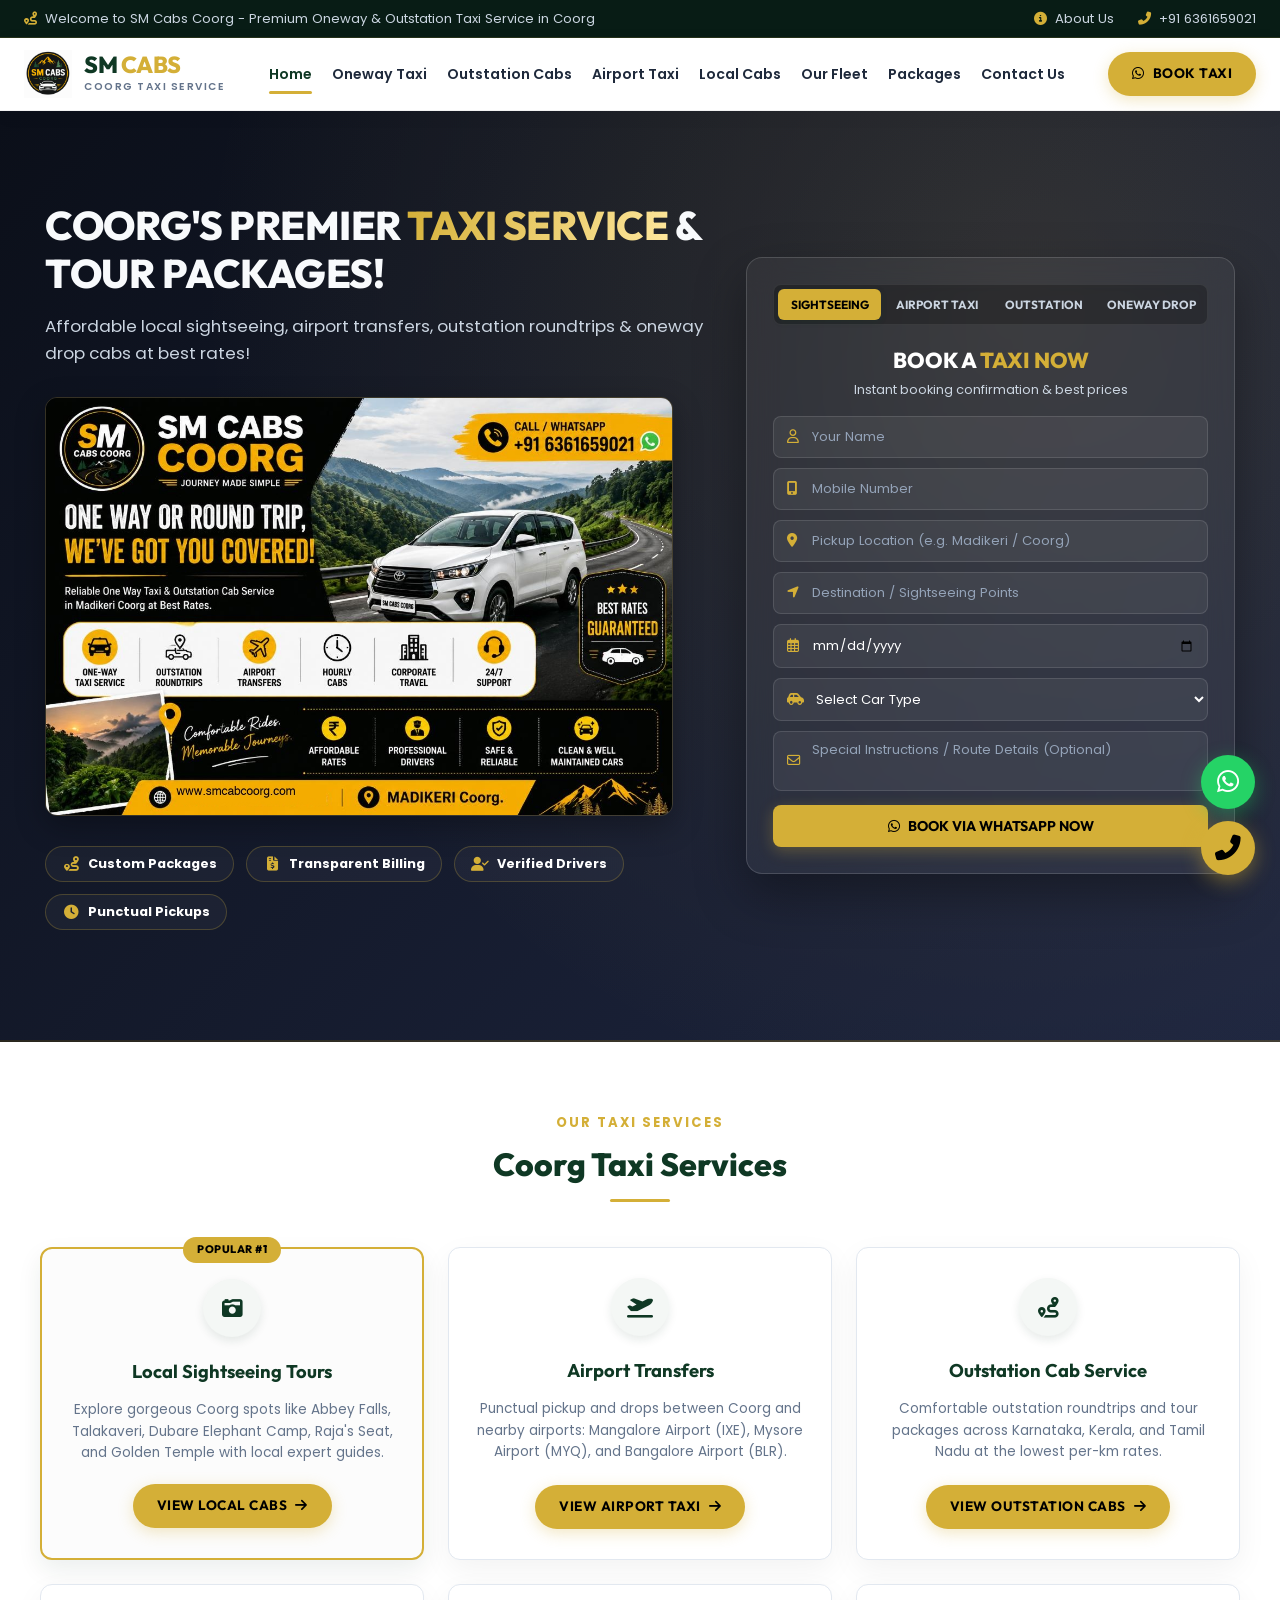
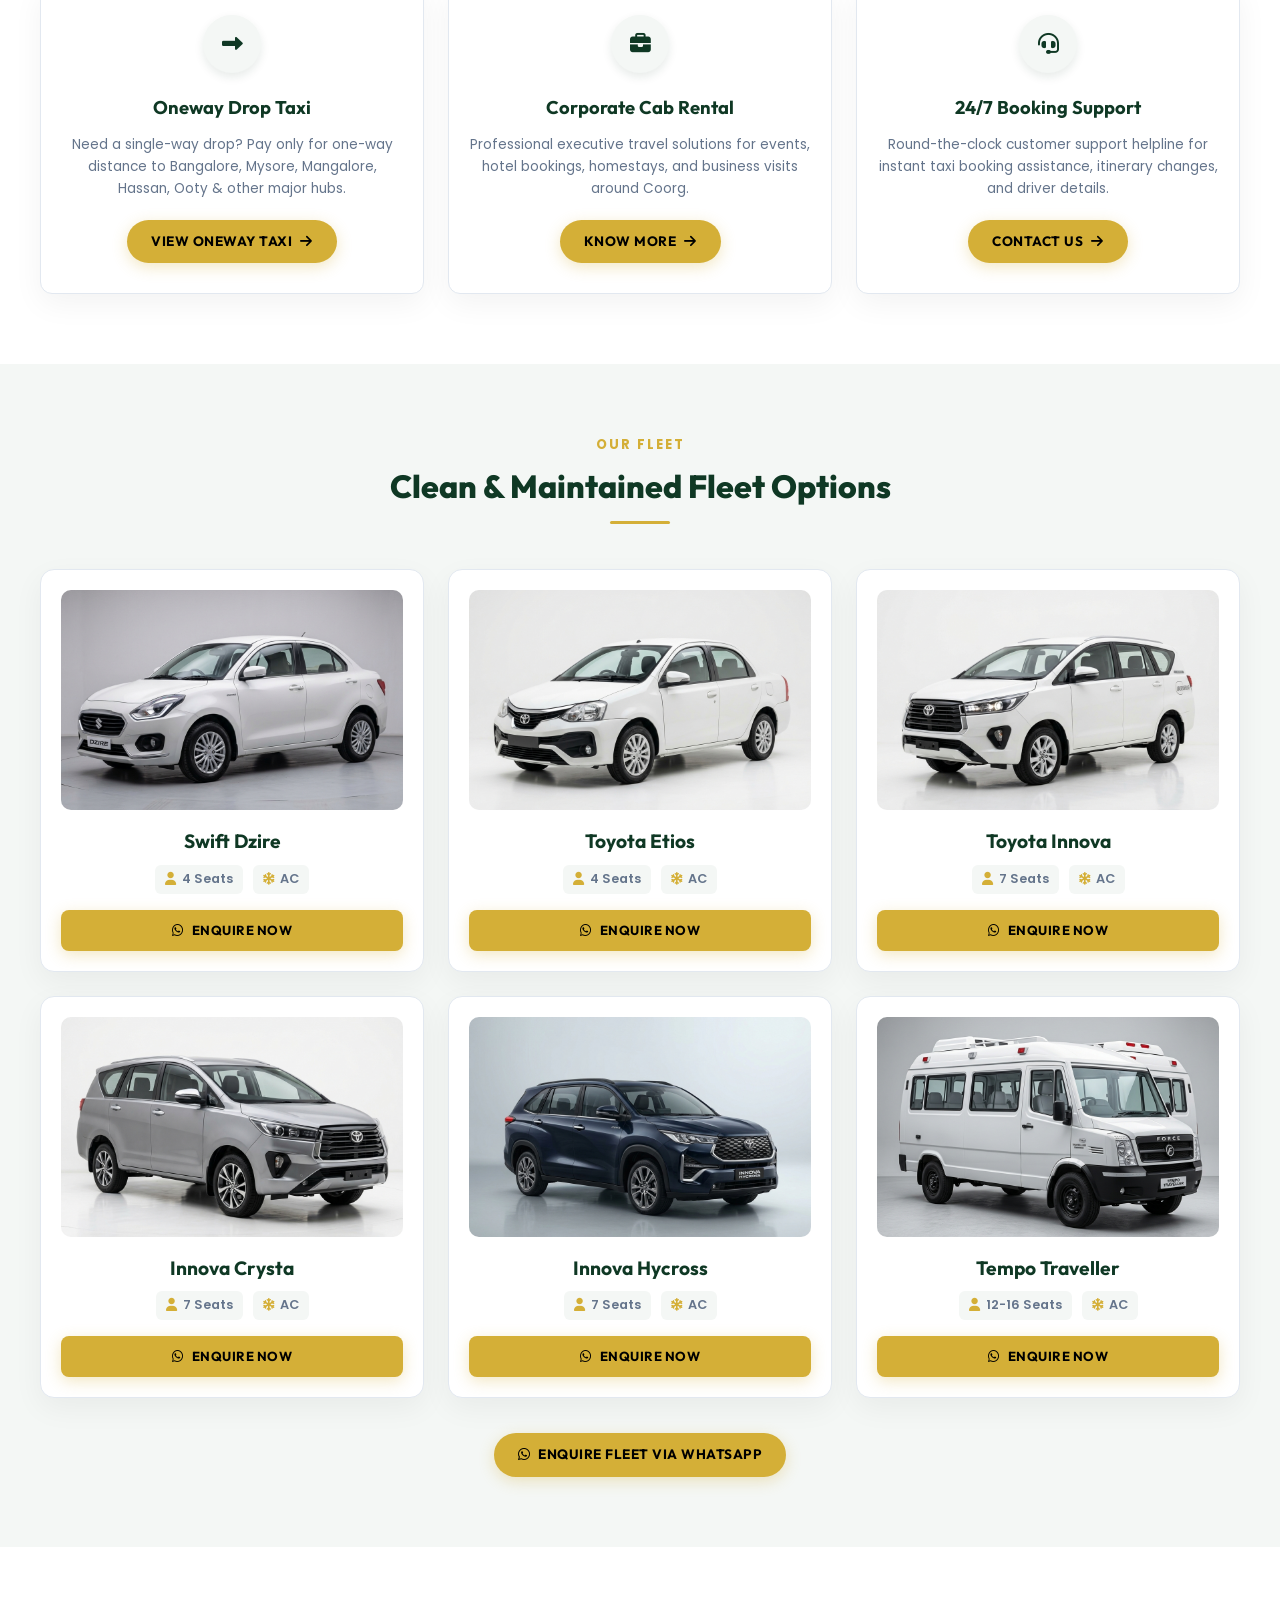
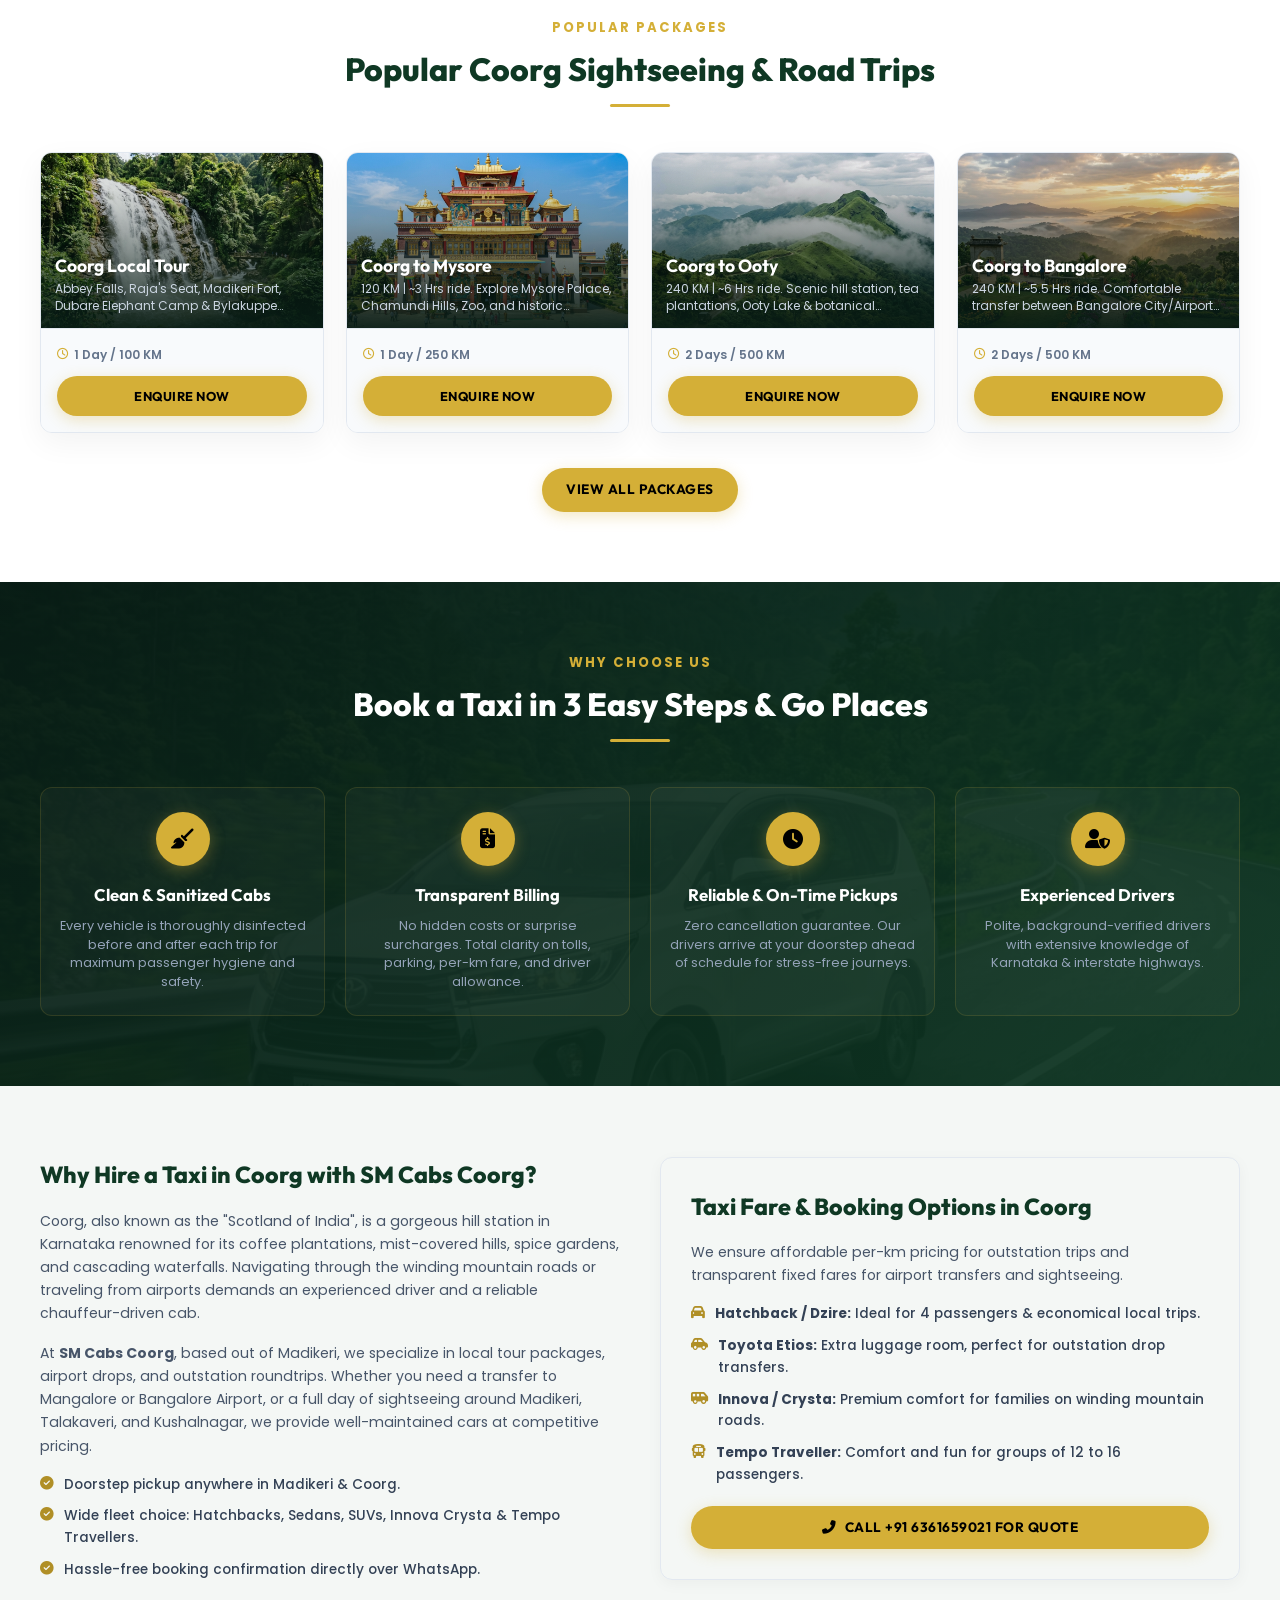
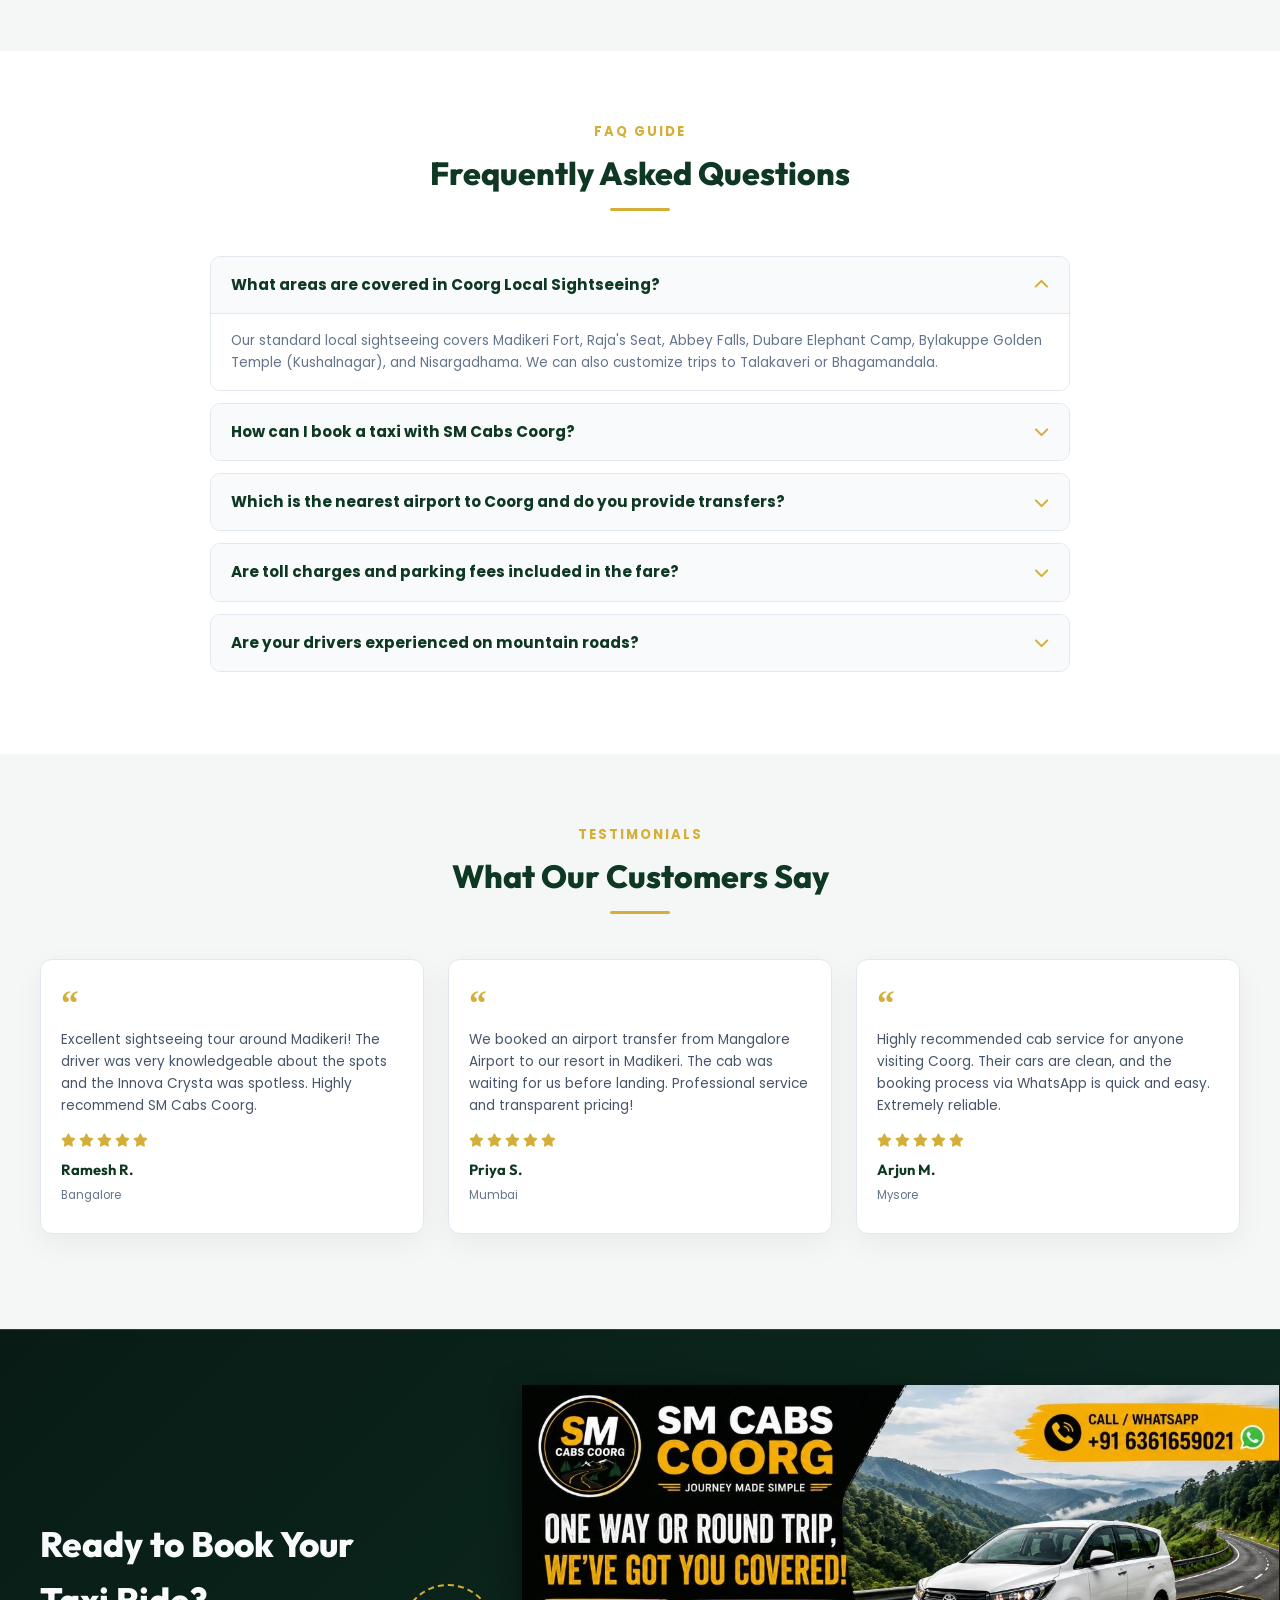
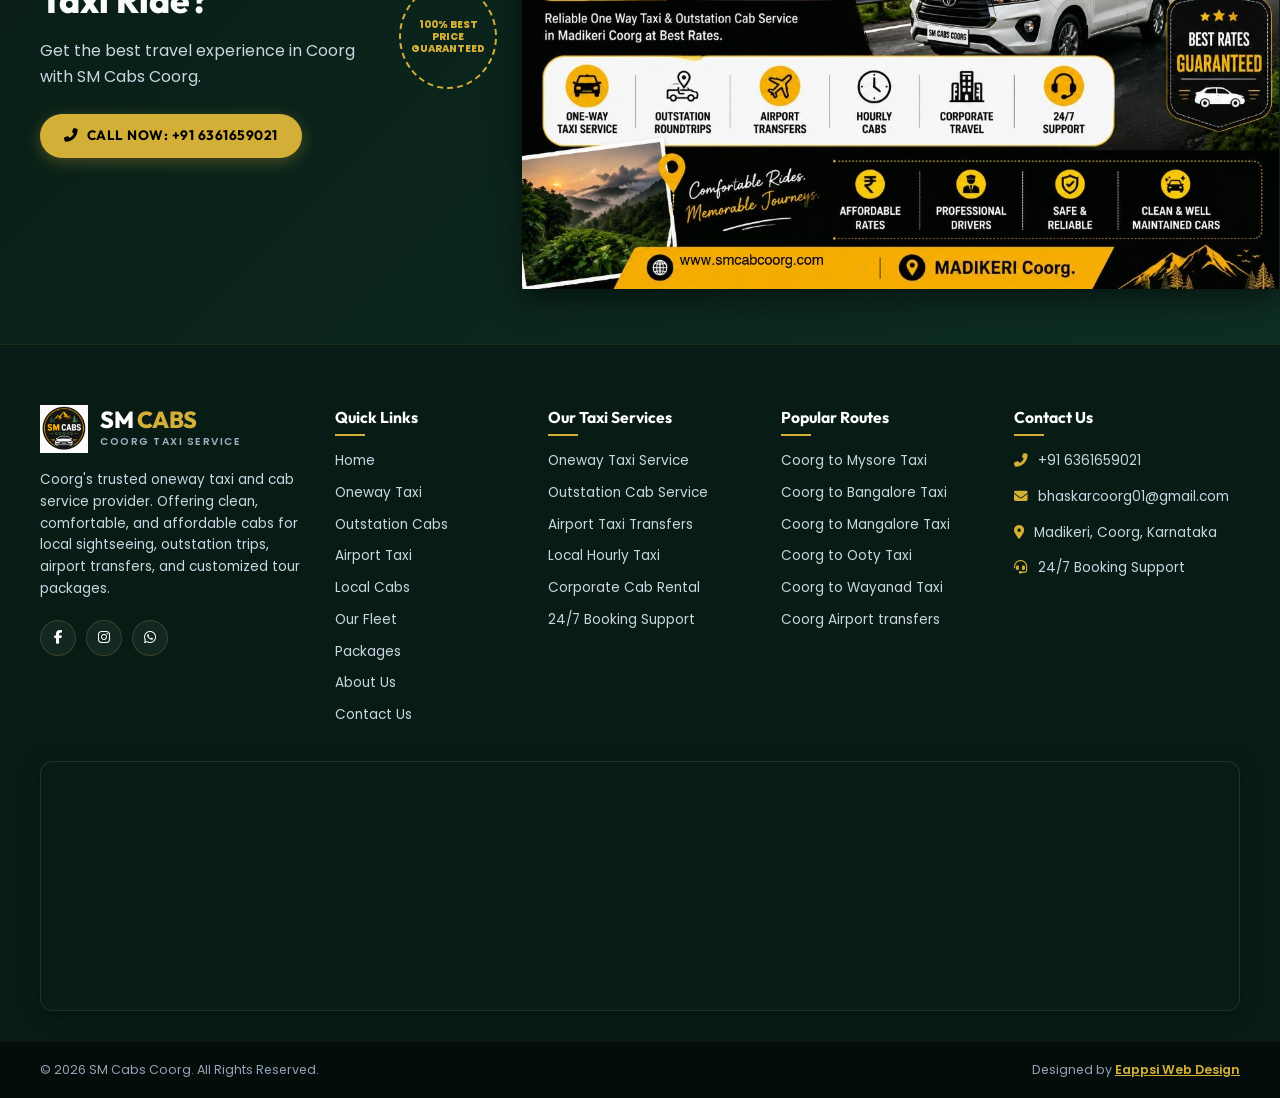
<file: index.html>
<!DOCTYPE html>
<html lang="en">

<head>
    <!-- Google tag (gtag.js) -->
    <script async src="https://www.googletagmanager.com/gtag/js?id=AW-18378410728"></script>
    <script>
        window.dataLayer = window.dataLayer || [];
        function gtag() { dataLayer.push(arguments); }
        gtag('js', new Date());

        gtag('config', 'AW-18378410728');
    </script>

    <!-- Event snippet for Contact conversion page -->
    <script>
        gtag('event', 'conversion', { 'send_to': 'AW-16810471261/KpF5CPW2-9ccEN3e7c8-' });
    </script>

    <meta charset="UTF-8">
    <meta name="viewport" content="width=device-width, initial-scale=1.0">
    <meta name="description"
        content="SM Cabs Coorg - Coorg's premier taxi service based in Madikeri. Book clean, reliable cabs for Coorg sightseeing, airport transfers, and outstation trips at best rates!">
    <meta name="keywords"
        content="SM Cabs Coorg, SM Cabs, Coorg Taxi Service, Madikeri Taxi, Coorg Sightseeing Cabs, Outstation Cab Coorg, Airport Taxi Coorg">
    <meta name="author" content="SM Cabs Coorg">
    <title>SM Cabs Coorg - Premium Taxi & Cab Service in Coorg</title>

    <!-- Font Awesome -->
    <link rel="stylesheet" href="https://cdnjs.cloudflare.com/ajax/libs/font-awesome/6.5.1/css/all.min.css">
    <!-- Main Premium Stylesheet -->
    <link rel="stylesheet" href="css/style.css">
</head>

<body>

    <!-- DYNAMIC HEADER PLACEHOLDER -->
    <div id="header-placeholder"></div>

    <!-- HERO SECTION -->
    <section class="hero" id="home">
        <div class="hero-container" style="padding:25px;">
            <div class="hero-content">
                <div class="hero-headline">
                    <h1>COORG'S PREMIER <span class="highlight">TAXI SERVICE</span> & TOUR PACKAGES!</h1>
                </div>
                <p class="hero-subtitle">Affordable local sightseeing, airport transfers, outstation roundtrips & oneway
                    drop cabs at best rates!</p>

                <div class="hero-car-preview">
                    <img src="images/smcabscoorgg.jpg" alt="SM Cabs Coorg Toyota Innova Taxi">
                </div>

                <div class="hero-features">
                    <div class="feature-badge">
                        <div class="feature-badge-icon">
                            <i class="fas fa-route"></i>
                        </div>
                        <span>Custom Packages</span>
                    </div>
                    <div class="feature-badge">
                        <div class="feature-badge-icon">
                            <i class="fas fa-file-invoice-dollar"></i>
                        </div>
                        <span>Transparent Billing</span>
                    </div>
                    <div class="feature-badge">
                        <div class="feature-badge-icon">
                            <i class="fas fa-user-check"></i>
                        </div>
                        <span>Verified Drivers</span>
                    </div>
                    <div class="feature-badge">
                        <div class="feature-badge-icon">
                            <i class="fas fa-clock"></i>
                        </div>
                        <span>Punctual Pickups</span>
                    </div>
                </div>
            </div>

            <!-- Hero Booking / Enquiry Form -->
            <div class="hero-form-card" id="book">
                <div class="form-tabs">
                    <button class="form-tab active" onclick="selectTab(this, 'sightseeing')">Sightseeing</button>
                    <button class="form-tab" onclick="selectTab(this, 'airport')">Airport Taxi</button>
                    <button class="form-tab" onclick="selectTab(this, 'outstation')">Outstation</button>
                    <button class="form-tab" onclick="selectTab(this, 'oneway')">Oneway Drop</button>
                </div>

                <div class="form-header">
                    <h2>BOOK A <span>TAXI NOW</span></h2>
                    <p>Instant booking confirmation & best prices</p>
                </div>

                <form class="enquiry-form" id="enquiryForm" onsubmit="handleFormSubmit(event)">
                    <div class="input-group">
                        <i class="far fa-user"></i>
                        <input type="text" id="userName" placeholder="Your Name" required>
                    </div>
                    <div class="input-group">
                        <i class="fas fa-mobile-alt"></i>
                        <input type="tel" id="userMobile" placeholder="Mobile Number" required>
                    </div>
                    <div class="input-group">
                        <i class="fas fa-map-marker-alt"></i>
                        <input type="text" id="pickupLocation" placeholder="Pickup Location (e.g. Madikeri / Coorg)"
                            required>
                    </div>
                    <div class="input-group">
                        <i class="fas fa-location-arrow"></i>
                        <input type="text" id="dropLocation" placeholder="Destination / Sightseeing Points" required>
                    </div>
                    <div class="input-group">
                        <i class="far fa-calendar-alt"></i>
                        <input type="date" id="travelDate" required>
                    </div>
                    <div class="input-group">
                        <i class="fas fa-car-side"></i>
                        <select id="carType" required>
                            <option value="" disabled selected>Select Car Type</option>
                            <option value="Swift Dzire">Swift Dzire (4 Seats AC)</option>
                            <option value="Toyota Etios">Toyota Etios (4 Seats AC)</option>
                            <option value="Toyota Innova">Toyota Innova (7 Seats AC)</option>
                            <option value="Innova Crysta">Innova Crysta (7 Seats AC)</option>
                            <option value="Innova Hycross">Innova Hycross (7 Seats AC)</option>
                            <option value="Tempo Traveller">Tempo Traveller (12-16 Seats AC)</option>
                        </select>
                    </div>
                    <div class="input-group">
                        <i class="far fa-envelope"></i>
                        <textarea id="userMessage"
                            placeholder="Special Instructions / Route Details (Optional)"></textarea>
                    </div>
                    <button type="submit" class="btn-quote">
                        <i class="fab fa-whatsapp"></i> BOOK VIA WHATSAPP NOW
                    </button>
                </form>
            </div>
        </div>
    </section>

    <!-- TAXI SERVICES IN COORG -->
    <section class="services-section section-padding" id="services">
        <div class="section-title-wrap">
            <span class="section-subtitle">OUR TAXI SERVICES</span>
            <h2 class="section-title">Coorg Taxi Services</h2>
        </div>

        <div class="services-grid">
            <!-- HIGHLIGHTED SIGHTSEEING SERVICE -->
            <div class="service-card highlighted">
                <span class="service-badge">POPULAR #1</span>
                <div class="service-icon-wrap">
                    <i class="fas fa-camera-retro"></i>
                </div>
                <h3>Local Sightseeing Tours</h3>
                <p>Explore gorgeous Coorg spots like Abbey Falls, Talakaveri, Dubare Elephant Camp, Raja's Seat, and
                    Golden Temple with local expert guides.</p>
                <a href="local-cabs.html" class="btn-yellow">VIEW LOCAL CABS <i class="fas fa-arrow-right"></i></a>
            </div>

            <div class="service-card">
                <div class="service-icon-wrap">
                    <i class="fas fa-plane-departure"></i>
                </div>
                <h3>Airport Transfers</h3>
                <p>Punctual pickup and drops between Coorg and nearby airports: Mangalore Airport (IXE), Mysore Airport
                    (MYQ), and Bangalore Airport (BLR).</p>
                <a href="airport-taxi.html" class="btn-yellow">VIEW AIRPORT TAXI <i class="fas fa-arrow-right"></i></a>
            </div>

            <div class="service-card">
                <div class="service-icon-wrap">
                    <i class="fas fa-route"></i>
                </div>
                <h3>Outstation Cab Service</h3>
                <p>Comfortable outstation roundtrips and tour packages across Karnataka, Kerala, and Tamil Nadu at the
                    lowest per-km rates.</p>
                <a href="outstation-cabs.html" class="btn-yellow">VIEW OUTSTATION CABS <i
                        class="fas fa-arrow-right"></i></a>
            </div>

            <div class="service-card">
                <div class="service-icon-wrap">
                    <i class="fas fa-long-arrow-alt-right"></i>
                </div>
                <h3>Oneway Drop Taxi</h3>
                <p>Need a single-way drop? Pay only for one-way distance to Bangalore, Mysore, Mangalore, Hassan, Ooty &
                    other major hubs.</p>
                <a href="oneway-taxi.html" class="btn-yellow">VIEW ONEWAY TAXI <i class="fas fa-arrow-right"></i></a>
            </div>

            <div class="service-card">
                <div class="service-icon-wrap">
                    <i class="fas fa-briefcase"></i>
                </div>
                <h3>Corporate Cab Rental</h3>
                <p>Professional executive travel solutions for events, hotel bookings, homestays, and business visits
                    around Coorg.</p>
                <a href="contact-us.html" class="btn-yellow">KNOW MORE <i class="fas fa-arrow-right"></i></a>
            </div>

            <div class="service-card">
                <div class="service-icon-wrap">
                    <i class="fas fa-headset"></i>
                </div>
                <h3>24/7 Booking Support</h3>
                <p>Round-the-clock customer support helpline for instant taxi booking assistance, itinerary changes, and
                    driver details.</p>
                <a href="contact-us.html" class="btn-yellow">CONTACT US <i class="fas fa-arrow-right"></i></a>
            </div>
        </div>
    </section>

    <!-- OUR FLEET & CAB OPTIONS -->
    <section class="fleet-section section-padding" id="fleet">
        <div class="section-title-wrap">
            <span class="section-subtitle">OUR FLEET</span>
            <h2 class="section-title">Clean & Maintained Fleet Options</h2>
        </div>

        <div class="fleet-grid">
            <div class="fleet-card">
                <div class="fleet-img-wrap">
                    <img src="images/swift_dzire.png" alt="Swift Dzire Taxi">
                </div>
                <h3>Swift Dzire</h3>
                <div class="fleet-specs">
                    <span><i class="fas fa-user"></i> 4 Seats</span>
                    <span><i class="fas fa-snowflake"></i> AC</span>
                </div>
                <a href="https://wa.me/916361659021?text=Hi%20SM%20Cabs%20Coorg,%20I%20would%20like%20to%20enquire%20about%20booking%20a%20Swift%20Dzire."
                    target="_blank" class="btn-yellow btn-fleet-enquire"><i class="fab fa-whatsapp"></i> ENQUIRE NOW</a>
            </div>

            <div class="fleet-card">
                <div class="fleet-img-wrap">
                    <img src="images/toyota_etios.png" alt="Toyota Etios Taxi">
                </div>
                <h3>Toyota Etios</h3>
                <div class="fleet-specs">
                    <span><i class="fas fa-user"></i> 4 Seats</span>
                    <span><i class="fas fa-snowflake"></i> AC</span>
                </div>
                <a href="https://wa.me/916361659021?text=Hi%20SM%20Cabs%20Coorg,%20I%20would%20like%20to%20enquire%20about%20booking%20a%20Toyota%20Etios."
                    target="_blank" class="btn-yellow btn-fleet-enquire"><i class="fab fa-whatsapp"></i> ENQUIRE NOW</a>
            </div>

            <div class="fleet-card">
                <div class="fleet-img-wrap">
                    <img src="images/toyota_innova.png" alt="Toyota Innova Cab">
                </div>
                <h3>Toyota Innova</h3>
                <div class="fleet-specs">
                    <span><i class="fas fa-user"></i> 7 Seats</span>
                    <span><i class="fas fa-snowflake"></i> AC</span>
                </div>
                <a href="https://wa.me/916361659021?text=Hi%20SM%20Cabs%20Coorg,%20I%20would%20like%20to%20enquire%20about%20booking%20a%20Toyota%20Innova."
                    target="_blank" class="btn-yellow btn-fleet-enquire"><i class="fab fa-whatsapp"></i> ENQUIRE NOW</a>
            </div>

            <div class="fleet-card">
                <div class="fleet-img-wrap">
                    <img src="images/innova_crysta.png" alt="Innova Crysta Cab">
                </div>
                <h3>Innova Crysta</h3>
                <div class="fleet-specs">
                    <span><i class="fas fa-user"></i> 7 Seats</span>
                    <span><i class="fas fa-snowflake"></i> AC</span>
                </div>
                <a href="https://wa.me/916361659021?text=Hi%20SM%20Cabs%20Coorg,%20I%20would%20like%20to%20enquire%20about%20booking%20an%20Innova%20Crysta."
                    target="_blank" class="btn-yellow btn-fleet-enquire"><i class="fab fa-whatsapp"></i> ENQUIRE NOW</a>
            </div>

            <div class="fleet-card">
                <div class="fleet-img-wrap">
                    <img src="images/innova_hycross.png" alt="Innova Hycross Cab">
                </div>
                <h3>Innova Hycross</h3>
                <div class="fleet-specs">
                    <span><i class="fas fa-user"></i> 7 Seats</span>
                    <span><i class="fas fa-snowflake"></i> AC</span>
                </div>
                <a href="https://wa.me/916361659021?text=Hi%20SM%20Cabs%20Coorg,%20I%20would%20like%20to%20enquire%20about%20booking%20an%20Innova%20Hycross."
                    target="_blank" class="btn-yellow btn-fleet-enquire"><i class="fab fa-whatsapp"></i> ENQUIRE NOW</a>
            </div>

            <div class="fleet-card">
                <div class="fleet-img-wrap">
                    <img src="images/tempo_traveller.png" alt="Tempo Traveller Minibus">
                </div>
                <h3>Tempo Traveller</h3>
                <div class="fleet-specs">
                    <span><i class="fas fa-user"></i> 12-16 Seats</span>
                    <span><i class="fas fa-snowflake"></i> AC</span>
                </div>
                <a href="https://wa.me/916361659021?text=Hi%20SM%20Cabs%20Coorg,%20I%20would%20like%20to%20enquire%20about%20booking%20a%20Tempo%20Traveller."
                    target="_blank" class="btn-yellow btn-fleet-enquire"><i class="fab fa-whatsapp"></i> ENQUIRE NOW</a>
            </div>
        </div>

        <div class="text-center">
            <a href="https://wa.me/916361659021?text=Hi%20SM%20Cabs%20Coorg,%20I%20would%20like%20to%20enquire%20about%20your%20taxi%20fleet."
                target="_blank" class="btn-yellow"><i class="fab fa-whatsapp"></i> ENQUIRE FLEET VIA WHATSAPP</a>
        </div>
    </section>

    <!-- POPULAR PACKAGES -->
    <section class="packages-section section-padding" id="packages">
        <div class="section-title-wrap">
            <span class="section-subtitle">POPULAR PACKAGES</span>
            <h2 class="section-title">Popular Coorg Sightseeing & Road Trips</h2>
        </div>

        <div class="packages-grid">
            <div class="package-card">
                <div class="package-img-wrap">
                    <img src="images/pkg_coorg_abbey_falls.png" alt="Coorg Local Sightseeing Taxi">
                    <div class="package-overlay">
                        <h3>Coorg Local Tour</h3>
                        <p>Abbey Falls, Raja's Seat, Madikeri Fort, Dubare Elephant Camp & Bylakuppe Golden Temple.</p>
                    </div>
                </div>
                <div class="package-footer has-btn">
                    <div class="package-meta">
                        <div class="package-duration"><i class="far fa-clock"></i> 1 Day / 100 KM</div>
                    </div>
                    <a href="contact-us.html" class="btn-yellow book-btn">ENQUIRE NOW</a>
                </div>
            </div>

            <div class="package-card">
                <div class="package-img-wrap">
                    <img src="images/pkg_coorg_golden_temple.png" alt="Coorg to Mysore Taxi">
                    <div class="package-overlay">
                        <h3>Coorg to Mysore</h3>
                        <p>120 KM | ~3 Hrs ride. Explore Mysore Palace, Chamundi Hills, Zoo, and historic landmarks.</p>
                    </div>
                </div>
                <div class="package-footer has-btn">
                    <div class="package-meta">
                        <div class="package-duration"><i class="far fa-clock"></i> 1 Day / 250 KM</div>
                    </div>
                    <a href="contact-us.html" class="btn-yellow book-btn">ENQUIRE NOW</a>
                </div>
            </div>

            <div class="package-card">
                <div class="package-img-wrap">
                    <img src="images/pkg_coorg_mandalpatti.png" alt="Coorg to Ooty Taxi">
                    <div class="package-overlay">
                        <h3>Coorg to Ooty</h3>
                        <p>240 KM | ~6 Hrs ride. Scenic hill station, tea plantations, Ooty Lake & botanical gardens.
                        </p>
                    </div>
                </div>
                <div class="package-footer has-btn">
                    <div class="package-meta">
                        <div class="package-duration"><i class="far fa-clock"></i> 2 Days / 500 KM</div>
                    </div>
                    <a href="contact-us.html" class="btn-yellow book-btn">ENQUIRE NOW</a>
                </div>
            </div>

            <div class="package-card">
                <div class="package-img-wrap">
                    <img src="images/pkg_coorg_rajas_seat.png" alt="Coorg to Bangalore Taxi">
                    <div class="package-overlay">
                        <h3>Coorg to Bangalore</h3>
                        <p>240 KM | ~5.5 Hrs ride. Comfortable transfer between Bangalore City/Airport and Coorg.</p>
                    </div>
                </div>
                <div class="package-footer has-btn">
                    <div class="package-meta">
                        <div class="package-duration"><i class="far fa-clock"></i> 2 Days / 500 KM</div>
                    </div>
                    <a href="contact-us.html" class="btn-yellow book-btn">ENQUIRE NOW</a>
                </div>
            </div>
        </div>

        <div class="text-center">
            <a href="packages.html" class="btn-yellow">VIEW ALL PACKAGES</a>
        </div>
    </section>

    <!-- WHY CHOOSE US -->
    <section class="why-us-section" id="why-us">
        <div class="section-title-wrap">
            <span class="section-subtitle">WHY CHOOSE US</span>
            <h2 class="section-title">Book a Taxi in 3 Easy Steps & Go Places</h2>
        </div>

        <div class="why-us-grid">
            <div class="why-us-card">
                <div class="why-us-icon-wrap">
                    <i class="fas fa-broom"></i>
                </div>
                <h3>Clean & Sanitized Cabs</h3>
                <p>Every vehicle is thoroughly disinfected before and after each trip for maximum passenger hygiene and
                    safety.</p>
            </div>

            <div class="why-us-card">
                <div class="why-us-icon-wrap">
                    <i class="fas fa-file-invoice-dollar"></i>
                </div>
                <h3>Transparent Billing</h3>
                <p>No hidden costs or surprise surcharges. Total clarity on tolls, parking, per-km fare, and driver
                    allowance.</p>
            </div>

            <div class="why-us-card">
                <div class="why-us-icon-wrap">
                    <i class="fas fa-clock"></i>
                </div>
                <h3>Reliable & On-Time Pickups</h3>
                <p>Zero cancellation guarantee. Our drivers arrive at your doorstep ahead of schedule for stress-free
                    journeys.</p>
            </div>

            <div class="why-us-card">
                <div class="why-us-icon-wrap">
                    <i class="fas fa-user-shield"></i>
                </div>
                <h3>Experienced Drivers</h3>
                <p>Polite, background-verified drivers with extensive knowledge of Karnataka & interstate highways.</p>
            </div>
        </div>
    </section>

    <!-- ABOUT SM CABS COORG & COORG TAXI GUIDE -->
    <section class="info-section section-padding">
        <div class="info-container">
            <div class="info-content">
                <h3>Why Hire a Taxi in Coorg with SM Cabs Coorg?</h3>
                <p>Coorg, also known as the "Scotland of India", is a gorgeous hill station in Karnataka renowned for
                    its coffee plantations, mist-covered hills, spice gardens, and cascading waterfalls. Navigating
                    through the winding mountain roads or traveling from airports demands an experienced driver and a
                    reliable chauffeur-driven cab.</p>
                <p>At <strong>SM Cabs Coorg</strong>, based out of Madikeri, we specialize in local tour packages,
                    airport drops, and outstation roundtrips. Whether you need a transfer to Mangalore or Bangalore
                    Airport, or a full day of sightseeing around Madikeri, Talakaveri, and Kushalnagar, we provide
                    well-maintained cars at competitive pricing.</p>

                <div class="info-list">
                    <div class="info-list-item">
                        <i class="fas fa-check-circle"></i>
                        <span>Doorstep pickup anywhere in Madikeri & Coorg.</span>
                    </div>
                    <div class="info-list-item">
                        <i class="fas fa-check-circle"></i>
                        <span>Wide fleet choice: Hatchbacks, Sedans, SUVs, Innova Crysta & Tempo Travellers.</span>
                    </div>
                    <div class="info-list-item">
                        <i class="fas fa-check-circle"></i>
                        <span>Hassle-free booking confirmation directly over WhatsApp.</span>
                    </div>
                </div>
            </div>

            <div class="info-content"
                style="background: #white; padding: 30px; border-radius: 12px; border: 1px solid var(--border-color); box-shadow: 0 4px 15px rgba(0,0,0,0.04);">
                <h3>Taxi Fare & Booking Options in Coorg</h3>
                <p>We ensure affordable per-km pricing for outstation trips and transparent fixed fares for airport
                    transfers and sightseeing.</p>
                <ul class="info-list" style="margin-bottom: 20px;">
                    <li class="info-list-item">
                        <i class="fas fa-car"></i>
                        <span><strong>Hatchback / Dzire:</strong> Ideal for 4 passengers & economical local
                            trips.</span>
                    </li>
                    <li class="info-list-item">
                        <i class="fas fa-car-side"></i>
                        <span><strong>Toyota Etios:</strong> Extra luggage room, perfect for outstation drop
                            transfers.</span>
                    </li>
                    <li class="info-list-item">
                        <i class="fas fa-shuttle-van"></i>
                        <span><strong>Innova / Crysta:</strong> Premium comfort for families on winding mountain
                            roads.</span>
                    </li>
                    <li class="info-list-item">
                        <i class="fas fa-bus"></i>
                        <span><strong>Tempo Traveller:</strong> Comfort and fun for groups of 12 to 16
                            passengers.</span>
                    </li>
                </ul>
                <a href="tel:+916361659021" class="btn-yellow" style="width: 100%;">
                    <i class="fas fa-phone-alt"></i> CALL +91 6361659021 FOR QUOTE
                </a>
            </div>
        </div>
    </section>

    <!-- FREQUENTLY ASKED QUESTIONS -->
    <section class="faq-section section-padding" id="faqs">
        <div class="section-title-wrap">
            <span class="section-subtitle">FAQ GUIDE</span>
            <h2 class="section-title">Frequently Asked Questions</h2>
        </div>

        <div class="faq-container">
            <div class="faq-item active">
                <div class="faq-question">
                    <span>What areas are covered in Coorg Local Sightseeing?</span>
                    <i class="fas fa-chevron-down"></i>
                </div>
                <div class="faq-answer">
                    <p>Our standard local sightseeing covers Madikeri Fort, Raja's Seat, Abbey Falls, Dubare Elephant
                        Camp, Bylakuppe Golden Temple (Kushalnagar), and Nisargadhama. We can also customize trips to
                        Talakaveri or Bhagamandala.</p>
                </div>
            </div>

            <div class="faq-item">
                <div class="faq-question">
                    <span>How can I book a taxi with SM Cabs Coorg?</span>
                    <i class="fas fa-chevron-down"></i>
                </div>
                <div class="faq-answer">
                    <p>Booking is extremely straightforward! Fill out our booking query form to submit details directly
                        over WhatsApp, call our helpline at <strong>+91 6361659021</strong>, or send us a text. We will
                        quickly align on pricing and driver allocation.</p>
                </div>
            </div>

            <div class="faq-item">
                <div class="faq-question">
                    <span>Which is the nearest airport to Coorg and do you provide transfers?</span>
                    <i class="fas fa-chevron-down"></i>
                </div>
                <div class="faq-answer">
                    <p>The nearest airports are Mysore Airport (MYQ - ~120 km), Mangalore Airport (IXE - ~140 km), and
                        Bangalore Airport (BLR - ~280 km). We provide dedicated transfers to and from all these airports
                        with advance booking.</p>
                </div>
            </div>

            <div class="faq-item">
                <div class="faq-question">
                    <span>Are toll charges and parking fees included in the fare?</span>
                    <i class="fas fa-chevron-down"></i>
                </div>
                <div class="faq-answer">
                    <p>We believe in transparent billing. Our quotes outline per-km charges and driver allowance. State
                        toll taxes, parking fees, and entry fees are paid as actuals during the journey, or can be
                        included upon request.</p>
                </div>
            </div>

            <div class="faq-item">
                <div class="faq-question">
                    <span>Are your drivers experienced on mountain roads?</span>
                    <i class="fas fa-chevron-down"></i>
                </div>
                <div class="faq-answer">
                    <p>Absolutely! All SM Cabs Coorg drivers are highly experienced in navigating ghat roads, hairpin
                        bends, and misty conditions typical of Coorg and neighboring regions like Ooty and Wayanad.</p>
                </div>
            </div>
        </div>
    </section>

    <!-- TESTIMONIALS -->
    <section class="testimonials-section section-padding">
        <div class="section-title-wrap">
            <span class="section-subtitle">TESTIMONIALS</span>
            <h2 class="section-title">What Our Customers Say</h2>
        </div>

        <div class="testimonials-grid">
            <div class="testimonial-card">
                <div class="quote-icon">“</div>
                <p class="testimonial-text">Excellent sightseeing tour around Madikeri! The driver was very
                    knowledgeable about the spots and the Innova Crysta was spotless. Highly recommend SM Cabs Coorg.
                </p>
                <div class="rating">
                    <i class="fas fa-star"></i>
                    <i class="fas fa-star"></i>
                    <i class="fas fa-star"></i>
                    <i class="fas fa-star"></i>
                    <i class="fas fa-star"></i>
                </div>
                <div class="client-info">
                    <h4>Ramesh R.</h4>
                    <span>Bangalore</span>
                </div>
            </div>

            <div class="testimonial-card">
                <div class="quote-icon">“</div>
                <p class="testimonial-text">We booked an airport transfer from Mangalore Airport to our resort in
                    Madikeri. The cab was waiting for us before landing. Professional service and transparent pricing!
                </p>
                <div class="rating">
                    <i class="fas fa-star"></i>
                    <i class="fas fa-star"></i>
                    <i class="fas fa-star"></i>
                    <i class="fas fa-star"></i>
                    <i class="fas fa-star"></i>
                </div>
                <div class="client-info">
                    <h4>Priya S.</h4>
                    <span>Mumbai</span>
                </div>
            </div>

            <div class="testimonial-card">
                <div class="quote-icon">“</div>
                <p class="testimonial-text">Highly recommended cab service for anyone visiting Coorg. Their cars are
                    clean, and the booking process via WhatsApp is quick and easy. Extremely reliable.</p>
                <div class="rating">
                    <i class="fas fa-star"></i>
                    <i class="fas fa-star"></i>
                    <i class="fas fa-star"></i>
                    <i class="fas fa-star"></i>
                    <i class="fas fa-star"></i>
                </div>
                <div class="client-info">
                    <h4>Arjun M.</h4>
                    <span>Mysore</span>
                </div>
            </div>
        </div>
    </section>

    <!-- READY TO BOOK YOUR TAXI CTA -->
    <section class="cta-banner">
        <div class="cta-container">
            <div class="cta-content">
                <h2>Ready to Book Your Taxi Ride?</h2>
                <p>Get the best travel experience in Coorg with SM Cabs Coorg.</p>
                <a href="tel:+916361659021" class="btn-yellow">
                    <i class="fas fa-phone-alt"></i> CALL NOW: +91 6361659021
                </a>
            </div>

            <div class="cta-image-wrap">
                <div class="badge-circle">
                    <span>100% BEST PRICE GUARANTEED</span>
                </div>
                <img src="images/smcabscoorgg.jpg" alt="Book Ride Car" class="cta-car-img">
            </div>
        </div>
    </section>

    <!-- DYNAMIC FOOTER PLACEHOLDER -->
    <div id="footer-placeholder"></div>

    <!-- Script References -->
    <script src="js/include.js"></script>

    <!-- JAVASCRIPT FOR INTERACTIVITY & FAQ ACCORDION -->
    <script>
        // Form Tabs Selection (Sightseeing / Airport / Outstation / Oneway)
        function selectTab(btn, type) {
            document.querySelectorAll('.form-tab').forEach(t => t.classList.remove('active'));
            btn.classList.add('active');

            const pickupInput = document.getElementById('pickupLocation');
            const dropInput = document.getElementById('dropLocation');

            if (type === 'sightseeing') {
                pickupInput.placeholder = "Pickup Location (e.g. Madikeri)";
                dropInput.placeholder = "Sightseeing Option (e.g. Local 1-Day)";
            } else if (type === 'airport') {
                pickupInput.placeholder = "Pickup (Airport / Coorg Hotel)";
                dropInput.placeholder = "Drop (Coorg Hotel / Airport)";
            } else if (type === 'oneway') {
                pickupInput.placeholder = "Pickup Location in Coorg";
                dropInput.placeholder = "Drop Destination (e.g. Mysore, Bangalore)";
            } else {
                pickupInput.placeholder = "Pickup Location in Coorg";
                dropInput.placeholder = "Drop Destination / Outstation Route";
            }
        }

        // FAQ Accordion Interactivity
        document.querySelectorAll('.faq-question').forEach(question => {
            question.addEventListener('click', () => {
                const item = question.parentElement;
                const isActive = item.classList.contains('active');

                document.querySelectorAll('.faq-item').forEach(i => i.classList.remove('active'));

                if (!isActive) {
                    item.classList.add('active');
                }
            });
        });

        // Form Submission Handler -> Submits directly via WhatsApp
        function handleFormSubmit(event) {
            event.preventDefault();

            const name = document.getElementById('userName').value.trim();
            const mobile = document.getElementById('userMobile').value.trim();
            const pickup = document.getElementById('pickupLocation').value.trim();
            const drop = document.getElementById('dropLocation').value.trim();
            const rawDate = document.getElementById('travelDate').value;
            const carSelect = document.getElementById('carType');
            const carText = carSelect.options[carSelect.selectedIndex].text;
            const message = document.getElementById('userMessage').value.trim();

            const activeTab = document.querySelector('.form-tab.active');
            const tripType = activeTab ? activeTab.innerText : 'Sightseeing';

            // Format date as dd-mm-YYYY
            let formattedDate = rawDate;
            if (rawDate) {
                const dateParts = rawDate.split('-');
                if (dateParts.length === 3) {
                    formattedDate = `${dateParts[2]}-${dateParts[1]}-${dateParts[0]}`;
                }
            }

            let text = `*New Taxi Booking Request - SM Cabs Coorg*%0A` +
                `----------------------------------------%0A` +
                `*Name:* ${encodeURIComponent(name)}%0A` +
                `*Mobile:* ${encodeURIComponent(mobile)}%0A` +
                `*Trip Type:* ${encodeURIComponent(tripType)}%0A` +
                `*Pickup Location:* ${encodeURIComponent(pickup)}%0A` +
                `*Destination:* ${encodeURIComponent(drop)}%0A` +
                `*Date:* ${encodeURIComponent(formattedDate)}%0A` +
                `*Car Selected:* ${encodeURIComponent(carText)}%0A`;

            if (message) {
                text += `*Special Instructions:* ${encodeURIComponent(message)}%0A`;
            }

            const whatsappUrl = `https://wa.me/916361659021?text=${text}`;
            window.open(whatsappUrl, '_blank');
        }
    </script>
</body>

</html>
</file>
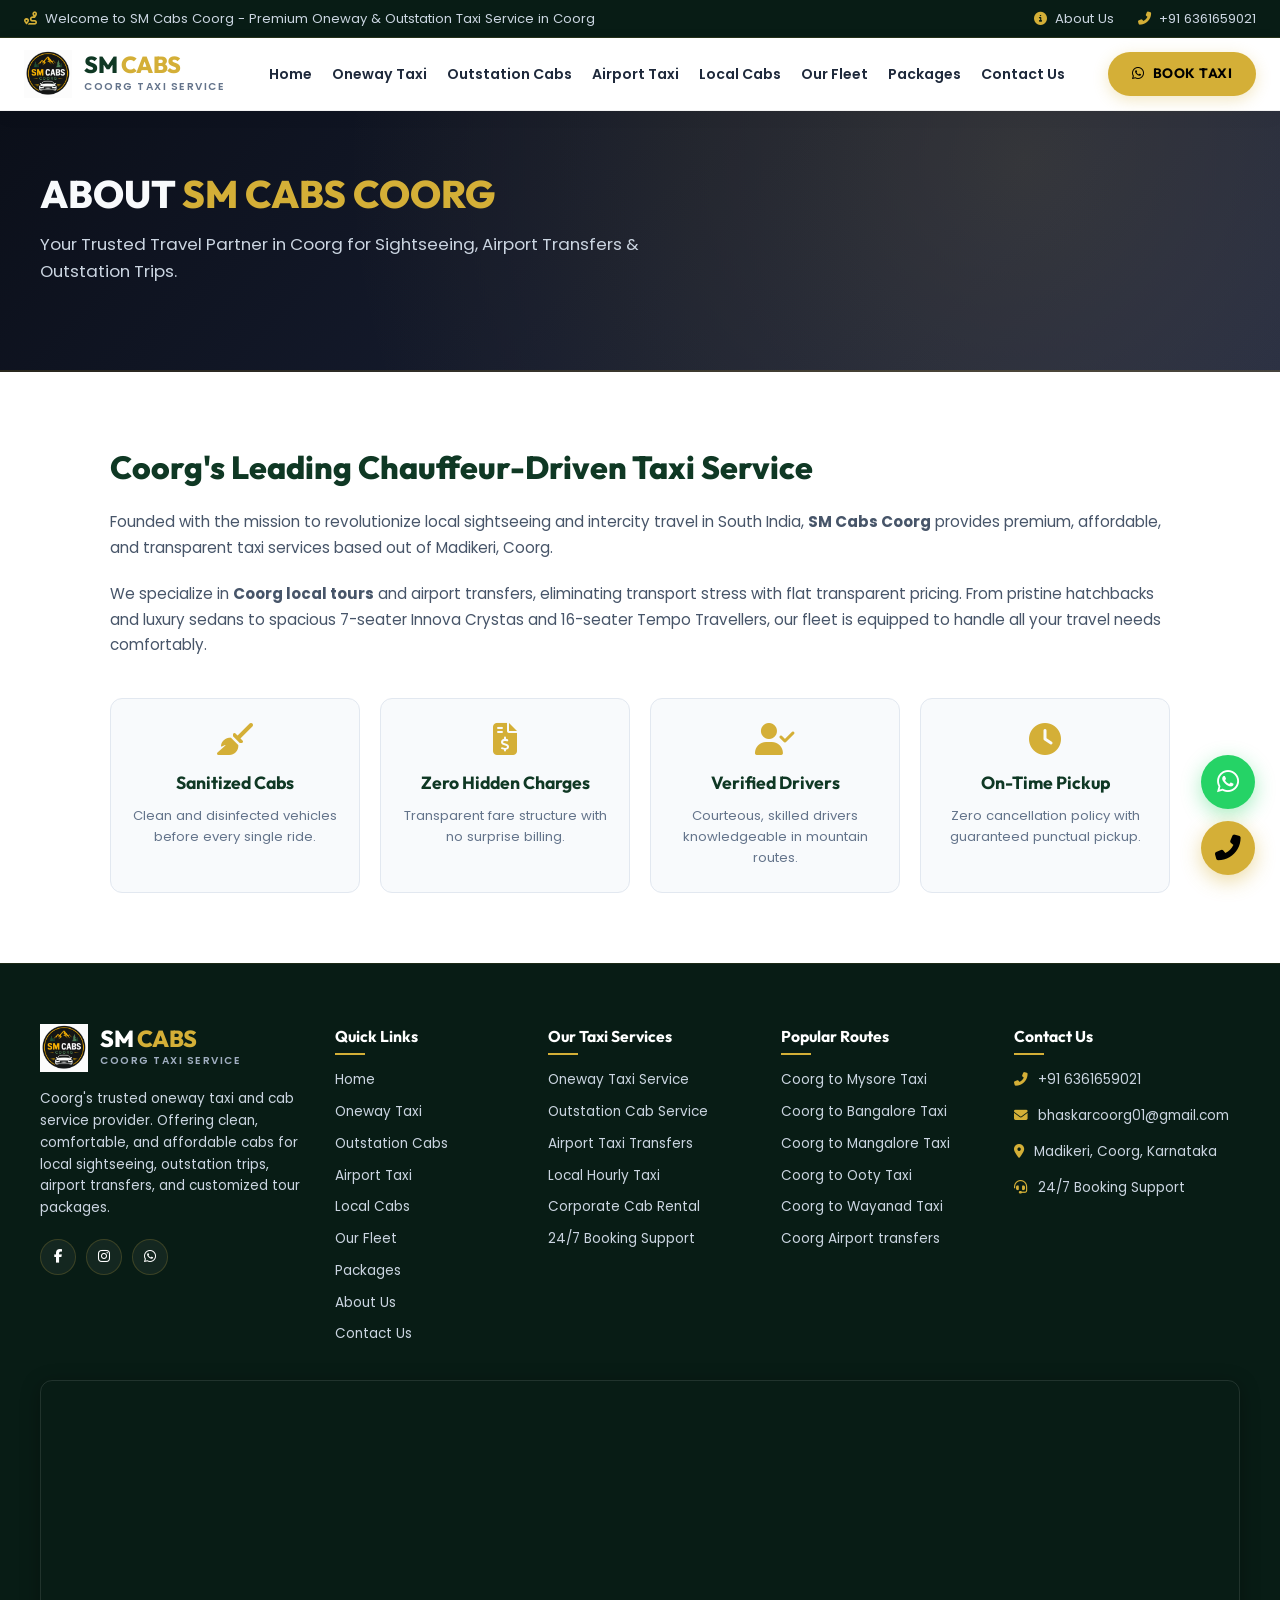
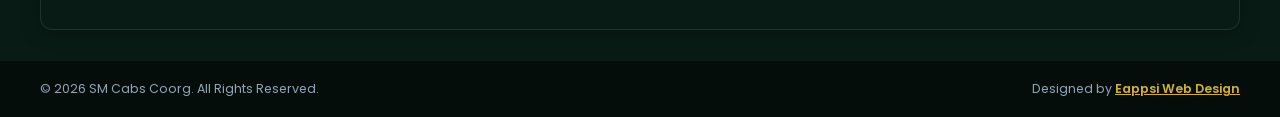
<file: about-us.html>
<!DOCTYPE html>
<html lang="en">
<head>
    <!-- Google tag (gtag.js) -->
    <script async src="https://www.googletagmanager.com/gtag/js?id=AW-18378410728"></script>
    <script>
      window.dataLayer = window.dataLayer || [];
      function gtag(){dataLayer.push(arguments);}
      gtag('js', new Date());

      gtag('config', 'AW-18378410728');
    </script>
    <meta charset="UTF-8">
    <meta name="viewport" content="width=device-width, initial-scale=1.0">
    <meta name="description" content="About SM Cabs Coorg - Coorg's most trusted taxi service provider in Madikeri. Committed to safe, clean, and reliable cab rentals.">
    <meta name="keywords" content="About SM Cabs Coorg, Coorg Taxi Company, SM Cabs Madikeri, Reliable Taxi Coorg">
    <meta name="author" content="SM Cabs Coorg">
    <title>About Us - SM Cabs Coorg Taxi Service</title>

    <!-- Font Awesome -->
    <link rel="stylesheet" href="https://cdnjs.cloudflare.com/ajax/libs/font-awesome/6.5.1/css/all.min.css">
    <!-- Main Premium Stylesheet -->
    <link rel="stylesheet" href="css/style.css">
</head>
<body>

    <!-- DYNAMIC HEADER PLACEHOLDER -->
    <div id="header-placeholder"></div>

    <!-- PAGE HERO -->
    <section class="page-hero">
        <div class="page-hero-container">
            <div>
                <h1>ABOUT <span>SM CABS COORG</span></h1>
                <p>Your Trusted Travel Partner in Coorg for Sightseeing, Airport Transfers & Outstation Trips.</p>
            </div>
        </div>
    </section>

    <!-- ABOUT CONTENT -->
    <section class="section-padding">
        <div class="about-container">
            <div class="about-text">
                <h2>Coorg's Leading Chauffeur-Driven Taxi Service</h2>
                <p>Founded with the mission to revolutionize local sightseeing and intercity travel in South India, <strong>SM Cabs Coorg</strong> provides premium, affordable, and transparent taxi services based out of Madikeri, Coorg.</p>
                <p>We specialize in <strong>Coorg local tours</strong> and airport transfers, eliminating transport stress with flat transparent pricing. From pristine hatchbacks and luxury sedans to spacious 7-seater Innova Crystas and 16-seater Tempo Travellers, our fleet is equipped to handle all your travel needs comfortably.</p>
            </div>

            <div class="grid-4">
                <div class="promise-card">
                    <i class="fas fa-broom"></i>
                    <h4>Sanitized Cabs</h4>
                    <p>Clean and disinfected vehicles before every single ride.</p>
                </div>
                <div class="promise-card">
                    <i class="fas fa-file-invoice-dollar"></i>
                    <h4>Zero Hidden Charges</h4>
                    <p>Transparent fare structure with no surprise billing.</p>
                </div>
                <div class="promise-card">
                    <i class="fas fa-user-check"></i>
                    <h4>Verified Drivers</h4>
                    <p>Courteous, skilled drivers knowledgeable in mountain routes.</p>
                </div>
                <div class="promise-card">
                    <i class="fas fa-clock"></i>
                    <h4>On-Time Pickup</h4>
                    <p>Zero cancellation policy with guaranteed punctual pickup.</p>
                </div>
            </div>
        </div>
    </section>

    <!-- DYNAMIC FOOTER PLACEHOLDER -->
    <div id="footer-placeholder"></div>

    <script src="js/include.js"></script>
</body>
</html>
</file>
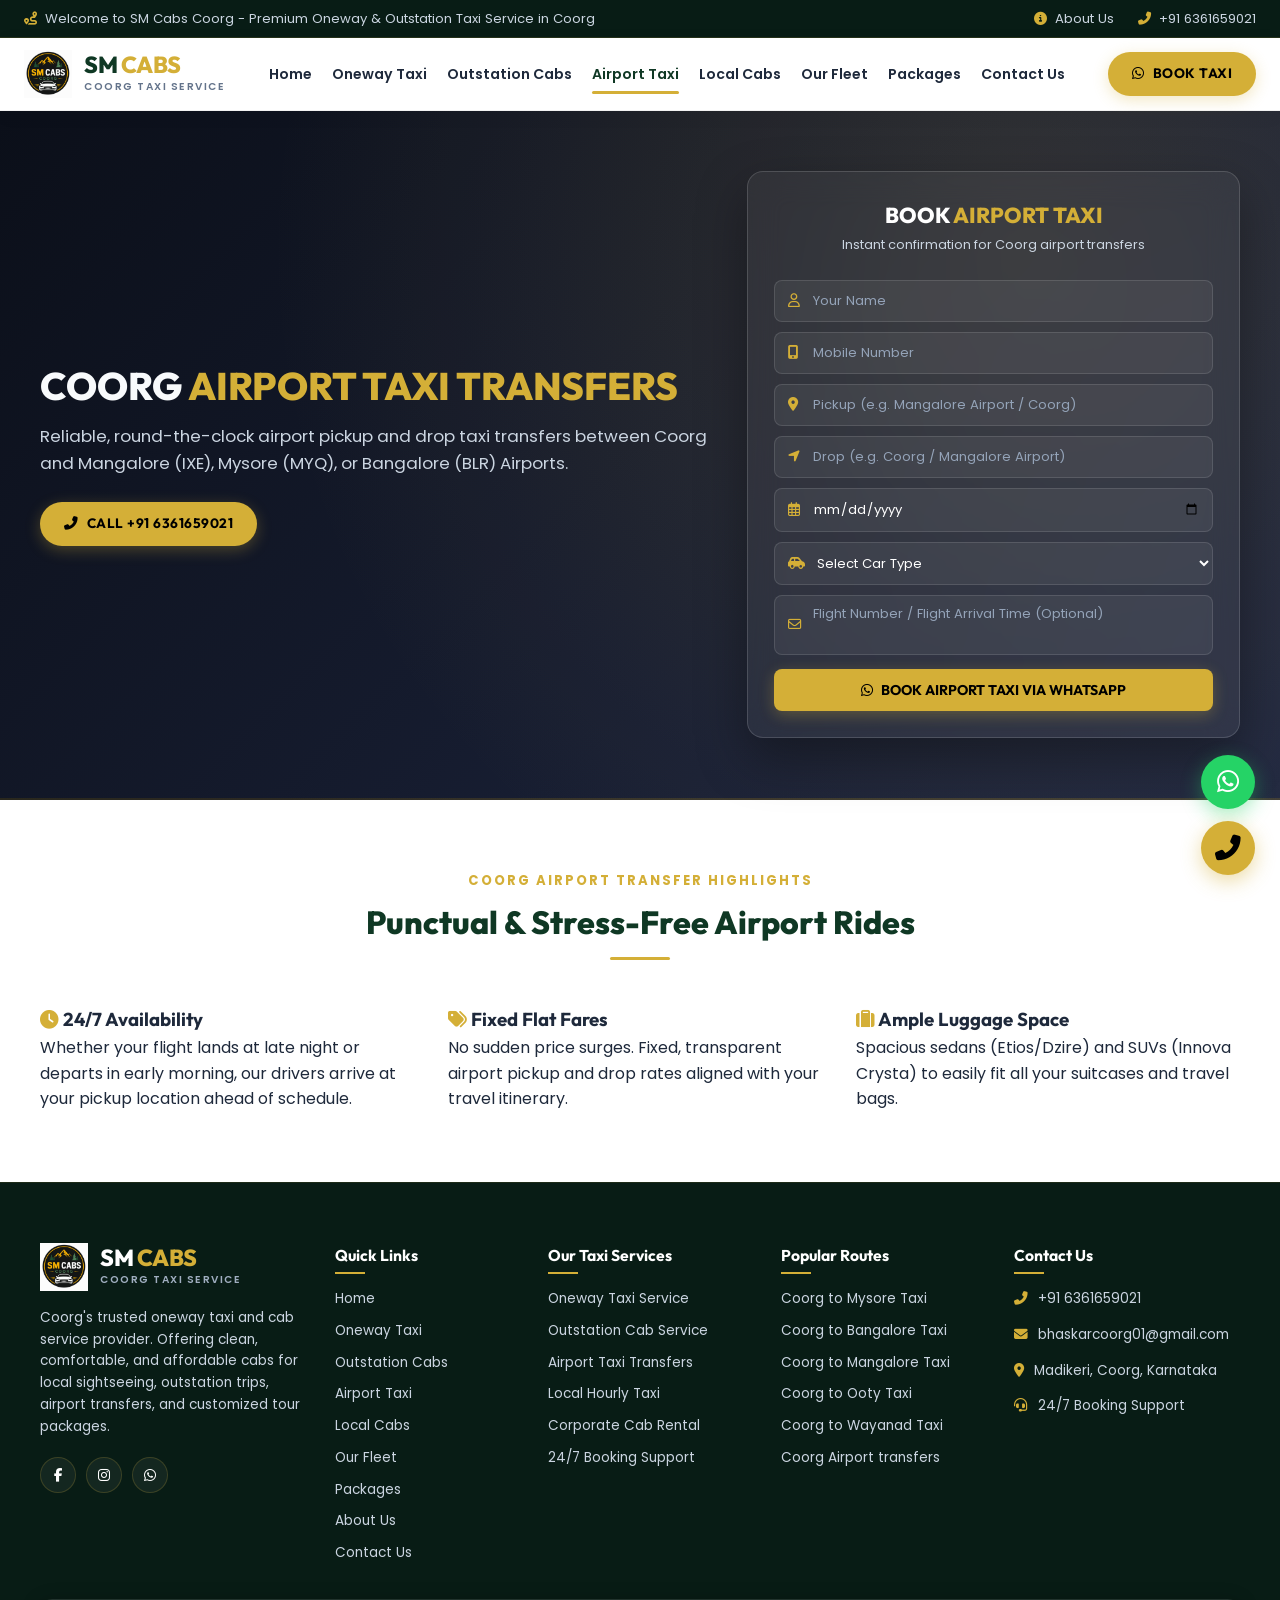
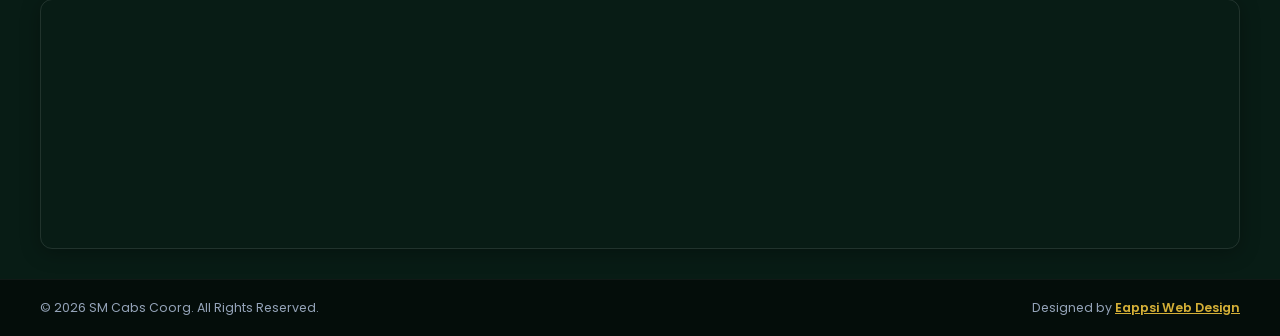
<file: airport-taxi.html>
<!DOCTYPE html>
<html lang="en">
<head>
    <!-- Google tag (gtag.js) -->
    <script async src="https://www.googletagmanager.com/gtag/js?id=AW-18378410728"></script>
    <script>
      window.dataLayer = window.dataLayer || [];
      function gtag(){dataLayer.push(arguments);}
      gtag('js', new Date());

      gtag('config', 'AW-18378410728');
    </script>
    <meta charset="UTF-8">
    <meta name="viewport" content="width=device-width, initial-scale=1.0">
    <meta name="description" content="SM Cabs Coorg - Reliable Airport Taxi Service. Punctual 24/7 transfers between Coorg and Mangalore (IXE), Mysore (MYQ), or Bangalore (BLR) airports at fixed rates.">
    <meta name="keywords" content="Coorg Airport Taxi, Madikeri Airport Cab, Mangalore to Coorg Taxi, Bangalore to Coorg Airport Cab, SM Cabs Airport Taxi">
    <meta name="author" content="SM Cabs Coorg">
    <title>Airport Taxi Transfers - SM Cabs Coorg | 24/7 Cabs to Mysore, Mangalore & Bangalore Airports</title>

    <!-- Font Awesome -->
    <link rel="stylesheet" href="https://cdnjs.cloudflare.com/ajax/libs/font-awesome/6.5.1/css/all.min.css">
    <!-- Main Premium Stylesheet -->
    <link rel="stylesheet" href="css/style.css">
</head>
<body>

    <!-- DYNAMIC HEADER PLACEHOLDER -->
    <div id="header-placeholder"></div>

    <!-- PAGE HERO & FORM -->
    <section class="page-hero">
        <div class="page-hero-container">
            <div>
                <h1>COORG <span>AIRPORT TAXI TRANSFERS</span></h1>
                <p>Reliable, round-the-clock airport pickup and drop taxi transfers between Coorg and Mangalore (IXE), Mysore (MYQ), or Bangalore (BLR) Airports.</p>
                <a href="tel:+916361659021" class="btn-yellow"><i class="fas fa-phone-alt"></i> CALL +91 6361659021</a>
            </div>

            <div class="hero-form-card" id="book">
                <div class="form-header">
                    <h2>BOOK <span>AIRPORT TAXI</span></h2>
                    <p>Instant confirmation for Coorg airport transfers</p>
                </div>
                <form class="enquiry-form" id="enquiryForm" onsubmit="handleFormSubmit(event)">
                    <div class="input-group">
                        <i class="far fa-user"></i>
                        <input type="text" id="userName" placeholder="Your Name" required>
                    </div>
                    <div class="input-group">
                        <i class="fas fa-mobile-alt"></i>
                        <input type="tel" id="userMobile" placeholder="Mobile Number" required>
                    </div>
                    <div class="input-group">
                        <i class="fas fa-map-marker-alt"></i>
                        <input type="text" id="pickupLocation" placeholder="Pickup (e.g. Mangalore Airport / Coorg)" required>
                    </div>
                    <div class="input-group">
                        <i class="fas fa-location-arrow"></i>
                        <input type="text" id="dropLocation" placeholder="Drop (e.g. Coorg / Mangalore Airport)" required>
                    </div>
                    <div class="input-group">
                        <i class="far fa-calendar-alt"></i>
                        <input type="date" id="travelDate" required>
                    </div>
                    <div class="input-group">
                        <i class="fas fa-car-side"></i>
                        <select id="carType" required>
                            <option value="" disabled selected>Select Car Type</option>
                            <option value="Swift Dzire">Swift Dzire (4 Seats AC)</option>
                            <option value="Toyota Etios">Toyota Etios (4 Seats AC)</option>
                            <option value="Toyota Innova">Toyota Innova (7 Seats AC)</option>
                            <option value="Innova Crysta">Innova Crysta (7 Seats AC)</option>
                            <option value="Innova Hycross">Innova Hycross (7 Seats AC)</option>
                            <option value="Tempo Traveller">Tempo Traveller (12-16 Seats AC)</option>
                        </select>
                    </div>
                    <div class="input-group">
                        <i class="far fa-envelope"></i>
                        <textarea id="userMessage" placeholder="Flight Number / Flight Arrival Time (Optional)"></textarea>
                    </div>
                    <button type="submit" class="btn-quote"><i class="fab fa-whatsapp"></i> BOOK AIRPORT TAXI VIA WHATSAPP</button>
                </form>
            </div>
        </div>
    </section>

    <!-- AIRPORT TAXI FEATURES -->
    <section class="section-padding">
        <div class="section-title-wrap">
            <span class="section-subtitle">COORG AIRPORT TRANSFER HIGHLIGHTS</span>
            <h2 class="section-title">Punctual & Stress-Free Airport Rides</h2>
        </div>

        <div class="grid-3">
            <div class="info-card">
                <h3><i class="fas fa-clock" style="color:var(--accent);"></i> 24/7 Availability</h3>
                <p>Whether your flight lands at late night or departs in early morning, our drivers arrive at your pickup location ahead of schedule.</p>
            </div>
            <div class="info-card">
                <h3><i class="fas fa-tags" style="color:var(--accent);"></i> Fixed Flat Fares</h3>
                <p>No sudden price surges. Fixed, transparent airport pickup and drop rates aligned with your travel itinerary.</p>
            </div>
            <div class="info-card">
                <h3><i class="fas fa-suitcase" style="color:var(--accent);"></i> Ample Luggage Space</h3>
                <p>Spacious sedans (Etios/Dzire) and SUVs (Innova Crysta) to easily fit all your suitcases and travel bags.</p>
            </div>
        </div>
    </section>

    <!-- DYNAMIC FOOTER PLACEHOLDER -->
    <div id="footer-placeholder"></div>

    <script src="js/include.js"></script>

    <script>
        function handleFormSubmit(event) {
            event.preventDefault();
            const name = document.getElementById('userName').value.trim();
            const mobile = document.getElementById('userMobile').value.trim();
            const pickup = document.getElementById('pickupLocation').value.trim();
            const drop = document.getElementById('dropLocation').value.trim();
            const rawDate = document.getElementById('travelDate').value;
            const carSelect = document.getElementById('carType');
            const carText = carSelect.options[carSelect.selectedIndex].text;
            const message = document.getElementById('userMessage').value.trim();

            let formattedDate = rawDate;
            if (rawDate) {
                const p = rawDate.split('-');
                if (p.length === 3) formattedDate = `${p[2]}-${p[1]}-${p[0]}`;
            }

            let text = `*New Airport Taxi Booking - SM Cabs Coorg*%0A` +
                `*Name:* ${encodeURIComponent(name)}%0A` +
                `*Mobile:* ${encodeURIComponent(mobile)}%0A` +
                `*Service:* Airport Taxi Transfer%0A` +
                `*Pickup:* ${encodeURIComponent(pickup)}%0A` +
                `*Drop:* ${encodeURIComponent(drop)}%0A` +
                `*Date:* ${encodeURIComponent(formattedDate)}%0A` +
                `*Car Selected:* ${encodeURIComponent(carText)}%0A`;
            if (message) text += `*Flight Details:* ${encodeURIComponent(message)}%0A`;

            window.open(`https://wa.me/916361659021?text=${text}`, '_blank');
        }
    </script>
</body>
</html>
</file>
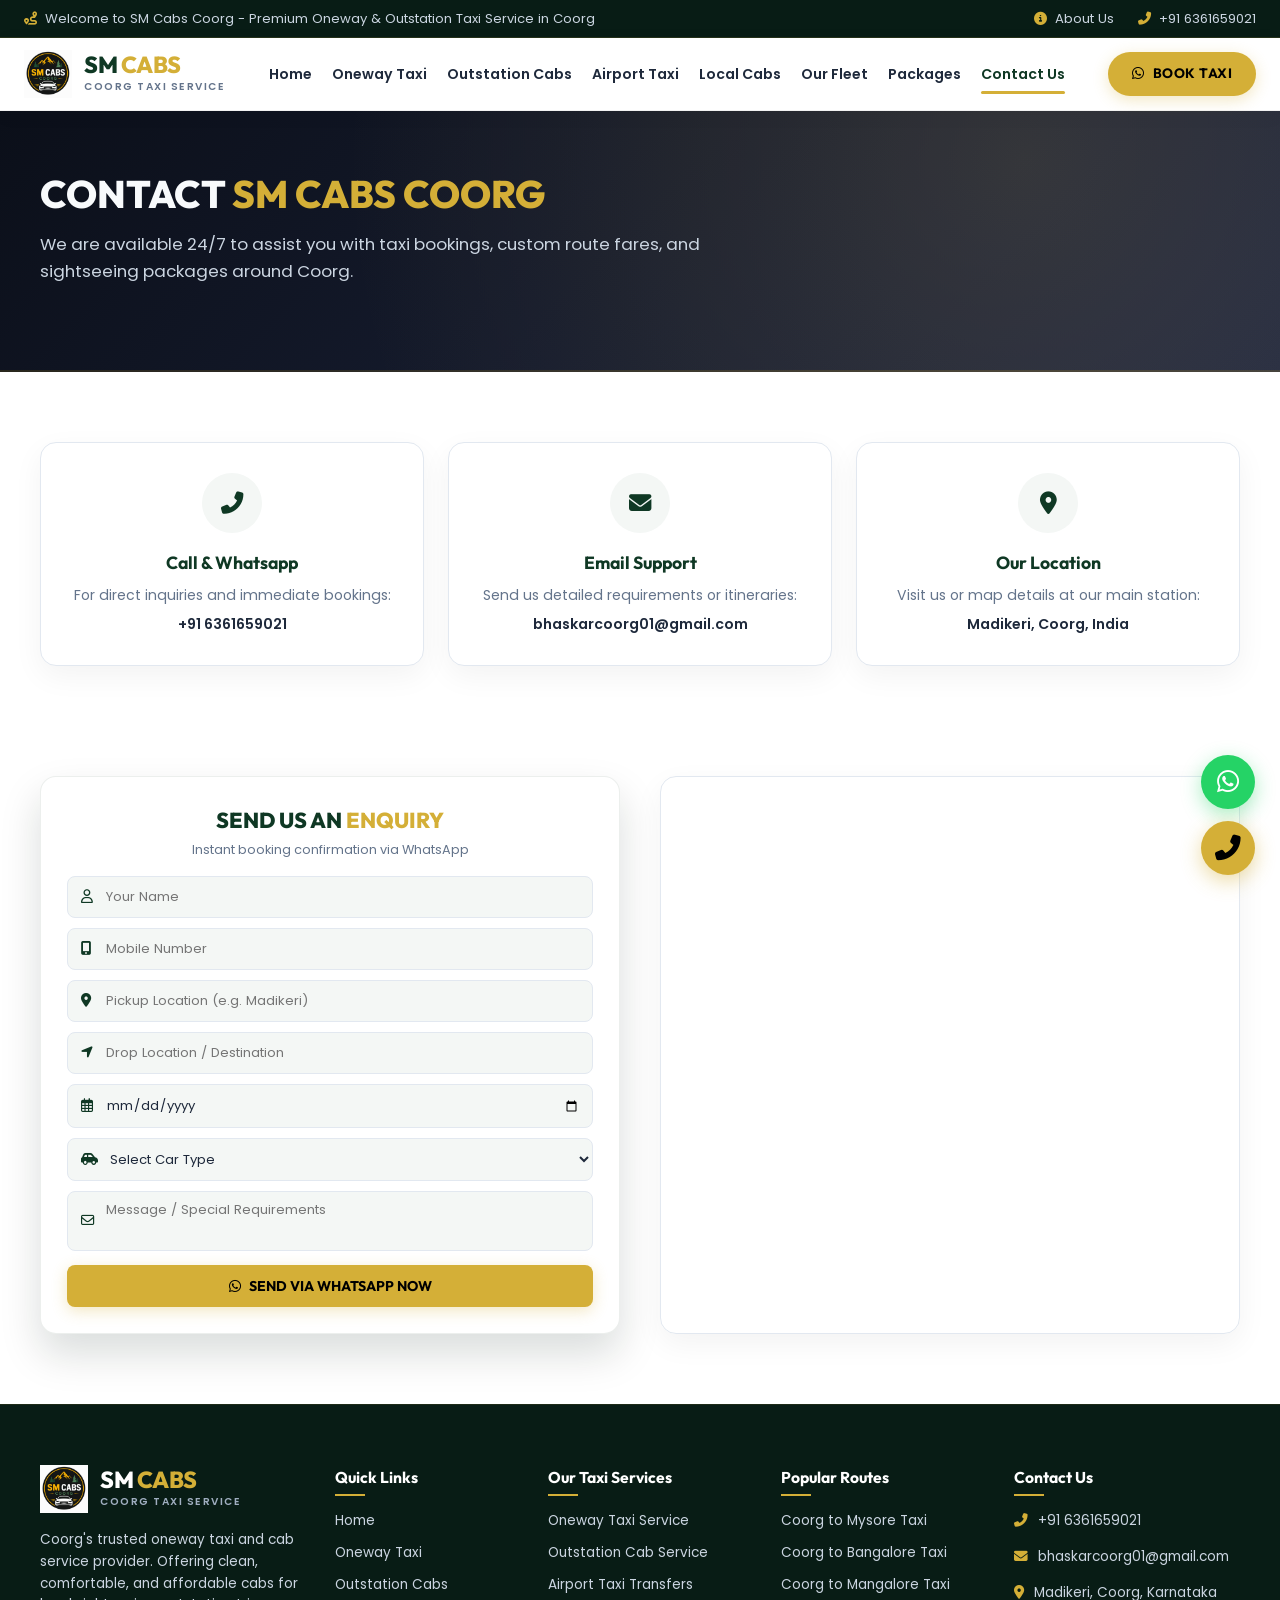
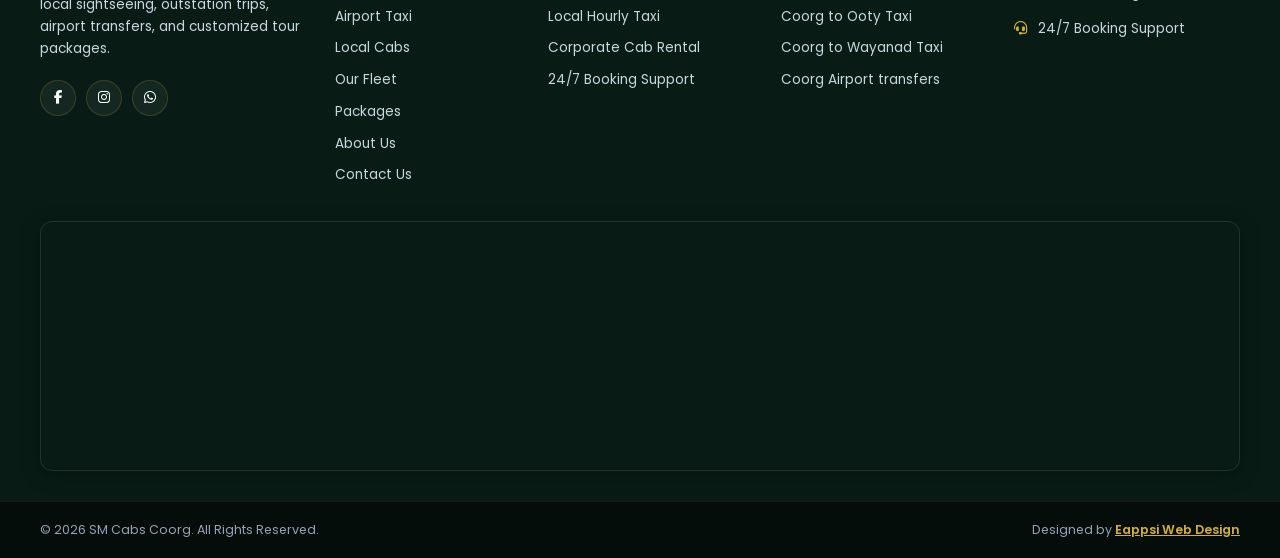
<file: contact-us.html>
<!DOCTYPE html>
<html lang="en">
<head>
    <!-- Google tag (gtag.js) -->
    <script async src="https://www.googletagmanager.com/gtag/js?id=AW-18378410728"></script>
    <script>
      window.dataLayer = window.dataLayer || [];
      function gtag(){dataLayer.push(arguments);}
      gtag('js', new Date());

      gtag('config', 'AW-18378410728');
    </script>
    <meta charset="UTF-8">
    <meta name="viewport" content="width=device-width, initial-scale=1.0">
    <meta name="description" content="Contact SM Cabs Coorg - Coorg's top sightseeing and outstation taxi service. Call +91 6361659021 or book online via WhatsApp.">
    <meta name="keywords" content="Contact SM Cabs Coorg, SM Cabs Phone Number, Coorg Taxi Contact, Book Taxi Madikeri">
    <meta name="author" content="SM Cabs Coorg">
    <title>Contact Us - SM Cabs Coorg Taxi Booking</title>

    <!-- Font Awesome -->
    <link rel="stylesheet" href="https://cdnjs.cloudflare.com/ajax/libs/font-awesome/6.5.1/css/all.min.css">
    <!-- Main Premium Stylesheet -->
    <link rel="stylesheet" href="css/style.css">
</head>
<body>

    <!-- DYNAMIC HEADER PLACEHOLDER -->
    <div id="header-placeholder"></div>

    <!-- PAGE HERO -->
    <section class="page-hero">
        <div class="page-hero-container">
            <div>
                <h1>CONTACT <span>SM CABS COORG</span></h1>
                <p>We are available 24/7 to assist you with taxi bookings, custom route fares, and sightseeing packages around Coorg.</p>
            </div>
        </div>
    </section>

    <!-- QUICK CONTACT CARDS -->
    <section class="section-padding" style="padding-bottom: 0;">
        <div class="contact-cards-row">
            <div class="contact-quick-card">
                <div class="icon-wrap">
                    <i class="fas fa-phone-alt"></i>
                </div>
                <h4>Call & Whatsapp</h4>
                <p style="margin-bottom: 8px;">For direct inquiries and immediate bookings:</p>
                <p><a href="tel:+916361659021">+91 6361659021</a></p>
            </div>

            <div class="contact-quick-card">
                <div class="icon-wrap">
                    <i class="fas fa-envelope"></i>
                </div>
                <h4>Email Support</h4>
                <p style="margin-bottom: 8px;">Send us detailed requirements or itineraries:</p>
                <p><a href="mailto:bhaskarcoorg01@gmail.com">bhaskarcoorg01@gmail.com</a></p>
            </div>

            <div class="contact-quick-card">
                <div class="icon-wrap">
                    <i class="fas fa-map-marker-alt"></i>
                </div>
                <h4>Our Location</h4>
                <p style="margin-bottom: 8px;">Visit us or map details at our main station:</p>
                <p><a href="https://maps.app.goo.gl/yJ6WdGBfQh1hTq3K9" target="_blank">Madikeri, Coorg, India</a></p>
            </div>
        </div>
    </section>

    <!-- MAIN CONTACT FORM & MAP -->
    <section class="section-padding">
        <div class="contact-grid">
            <!-- ENQUIRY FORM -->
            <div class="hero-form-card" id="book">
                <div class="form-header">
                    <h2>SEND US AN <span>ENQUIRY</span></h2>
                    <p>Instant booking confirmation via WhatsApp</p>
                </div>
                <form class="enquiry-form" id="enquiryForm" onsubmit="handleFormSubmit(event)">
                    <div class="input-group">
                        <i class="far fa-user"></i>
                        <input type="text" id="userName" placeholder="Your Name" required>
                    </div>
                    <div class="input-group">
                        <i class="fas fa-mobile-alt"></i>
                        <input type="tel" id="userMobile" placeholder="Mobile Number" required>
                    </div>
                    <div class="input-group">
                        <i class="fas fa-map-marker-alt"></i>
                        <input type="text" id="pickupLocation" placeholder="Pickup Location (e.g. Madikeri)" required>
                    </div>
                    <div class="input-group">
                        <i class="fas fa-location-arrow"></i>
                        <input type="text" id="dropLocation" placeholder="Drop Location / Destination" required>
                    </div>
                    <div class="input-group">
                        <i class="far fa-calendar-alt"></i>
                        <input type="date" id="travelDate" required>
                    </div>
                    <div class="input-group">
                        <i class="fas fa-car-side"></i>
                        <select id="carType" required>
                            <option value="" disabled selected>Select Car Type</option>
                            <option value="Swift Dzire">Swift Dzire (4 Seats AC)</option>
                            <option value="Toyota Etios">Toyota Etios (4 Seats AC)</option>
                            <option value="Toyota Innova">Toyota Innova (7 Seats AC)</option>
                            <option value="Innova Crysta">Innova Crysta (7 Seats AC)</option>
                            <option value="Tempo Traveller">Tempo Traveller (12-16 Seats AC)</option>
                        </select>
                    </div>
                    <div class="input-group">
                        <i class="far fa-envelope"></i>
                        <textarea id="userMessage" placeholder="Message / Special Requirements"></textarea>
                    </div>
                    <button type="submit" class="btn-quote"><i class="fab fa-whatsapp"></i> SEND VIA WHATSAPP NOW</button>
                </form>
            </div>

            <!-- GOOGLE MAPS EMBED -->
            <div class="map-container">
                <iframe src="https://www.google.com/maps/embed?pb=!1m18!1m12!1m3!1d3794.462888180998!2d75.70262749999999!3d12.455107400000001!2m3!1f0!2f0!3f0!3m2!1i1024!2i768!4f13.1!3m3!1m2!1s0x3ba4ffb3d2b2944d%3A0x3cd296589c1c4e66!2sSm%20cabs%20coorg!5e1!3m2!1sen!2sin!4v1786166823731!5m2!1sen!2sin" width="600" height="450" style="border:0;" allowfullscreen="" loading="lazy" referrerpolicy="strict-origin-when-cross-origin"></iframe>
            </div>
        </div>
    </section>

    <!-- DYNAMIC FOOTER PLACEHOLDER -->
    <div id="footer-placeholder"></div>

    <script src="js/include.js"></script>

    <script>
        function handleFormSubmit(event) {
            event.preventDefault();
            const name = document.getElementById('userName').value.trim();
            const mobile = document.getElementById('userMobile').value.trim();
            const pickup = document.getElementById('pickupLocation').value.trim();
            const drop = document.getElementById('dropLocation').value.trim();
            const rawDate = document.getElementById('travelDate').value;
            const carSelect = document.getElementById('carType');
            const carText = carSelect.options[carSelect.selectedIndex].text;
            const message = document.getElementById('userMessage').value.trim();

            let formattedDate = rawDate;
            if (rawDate) {
                const p = rawDate.split('-');
                if (p.length === 3) formattedDate = `${p[2]}-${p[1]}-${p[0]}`;
            }

            let text = `*New Contact Enquiry - SM Cabs Coorg*%0A` +
                `*Name:* ${encodeURIComponent(name)}%0A` +
                `*Mobile:* ${encodeURIComponent(mobile)}%0A` +
                `*Pickup:* ${encodeURIComponent(pickup)}%0A` +
                `*Drop:* ${encodeURIComponent(drop)}%0A` +
                `*Date:* ${encodeURIComponent(formattedDate)}%0A` +
                `*Car Selected:* ${encodeURIComponent(carText)}%0A`;
            if (message) text += `*Message:* ${encodeURIComponent(message)}%0A`;

            window.open(`https://wa.me/916361659021?text=${text}`, '_blank');
        }
    </script>
</body>
</html>
</file>
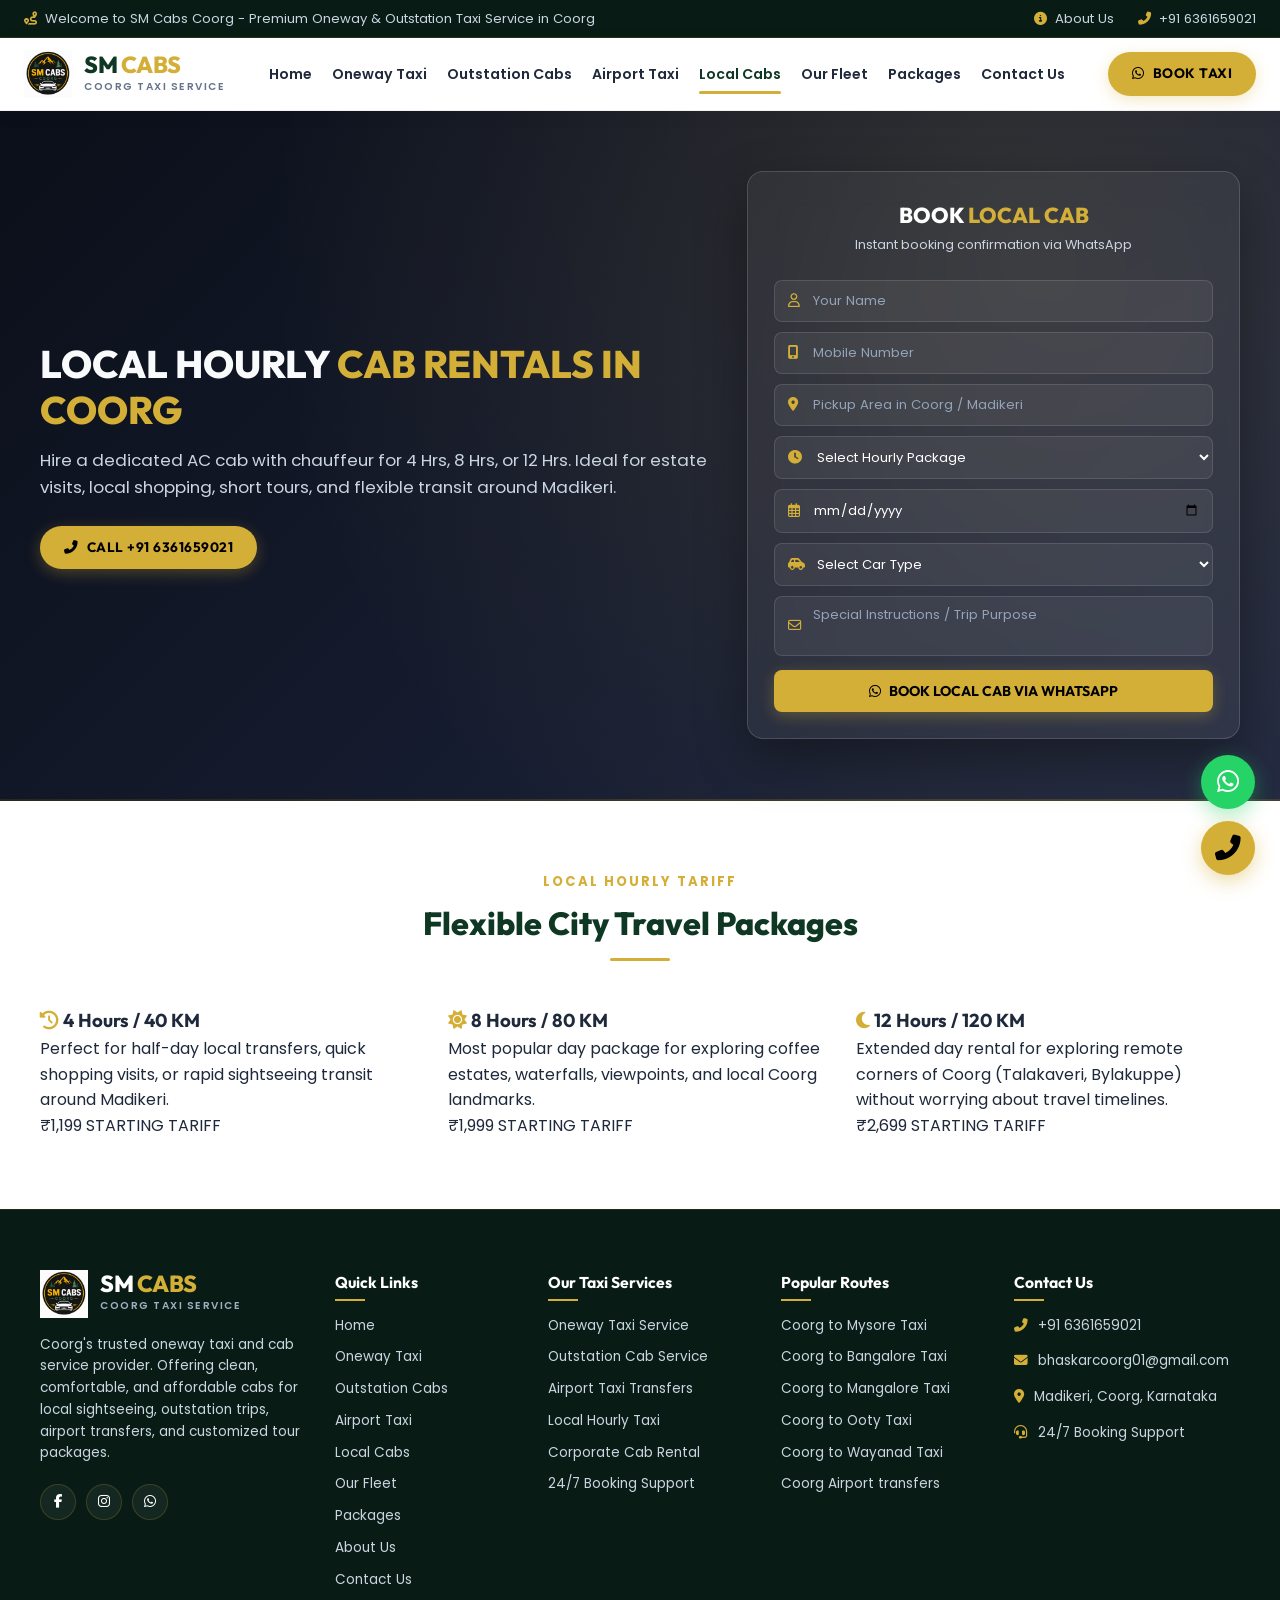
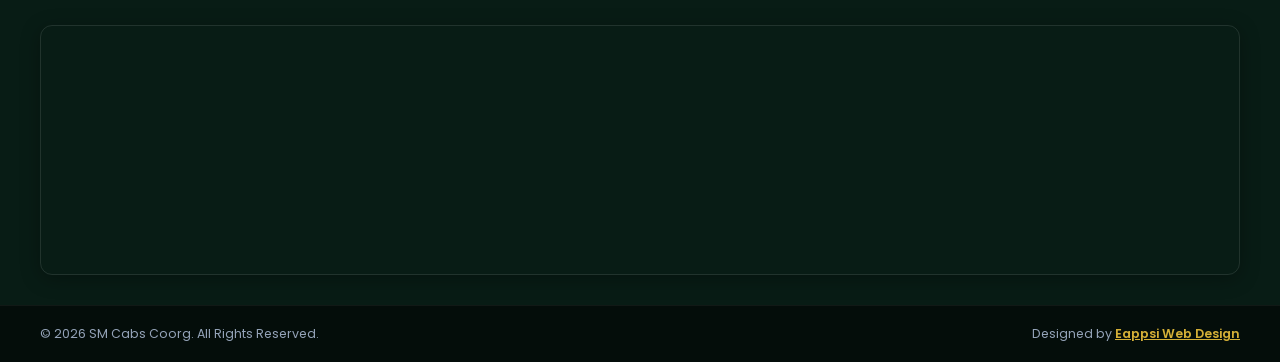
<file: local-cabs.html>
<!DOCTYPE html>
<html lang="en">
<head>
    <!-- Google tag (gtag.js) -->
    <script async src="https://www.googletagmanager.com/gtag/js?id=AW-18378410728"></script>
    <script>
      window.dataLayer = window.dataLayer || [];
      function gtag(){dataLayer.push(arguments);}
      gtag('js', new Date());

      gtag('config', 'AW-18378410728');
    </script>
    <meta charset="UTF-8">
    <meta name="viewport" content="width=device-width, initial-scale=1.0">
    <meta name="description" content="SM Cabs Coorg - Local Cab Rental & Taxi Service in Madikeri, Coorg. Hourly packages and sightseeing rentals for exploring beautiful hill stations.">
    <meta name="keywords" content="Local Cab Coorg, Local Taxi Rental Coorg, Sightseeing Taxi Coorg, Madikeri Cab Booking, SM Cabs Local">
    <meta name="author" content="SM Cabs Coorg">
    <title>Local Hourly Cab Rentals in Coorg - SM Cabs Coorg | City Taxi Service</title>

    <!-- Font Awesome -->
    <link rel="stylesheet" href="https://cdnjs.cloudflare.com/ajax/libs/font-awesome/6.5.1/css/all.min.css">
    <!-- Main Premium Stylesheet -->
    <link rel="stylesheet" href="css/style.css">
</head>
<body>

    <!-- DYNAMIC HEADER PLACEHOLDER -->
    <div id="header-placeholder"></div>

    <!-- PAGE HERO & FORM -->
    <section class="page-hero">
        <div class="page-hero-container">
            <div>
                <h1>LOCAL HOURLY <span>CAB RENTALS IN COORG</span></h1>
                <p>Hire a dedicated AC cab with chauffeur for 4 Hrs, 8 Hrs, or 12 Hrs. Ideal for estate visits, local shopping, short tours, and flexible transit around Madikeri.</p>
                <a href="tel:+916361659021" class="btn-yellow"><i class="fas fa-phone-alt"></i> CALL +91 6361659021</a>
            </div>

            <div class="hero-form-card" id="book">
                <div class="form-header">
                    <h2>BOOK <span>LOCAL CAB</span></h2>
                    <p>Instant booking confirmation via WhatsApp</p>
                </div>
                <form class="enquiry-form" id="enquiryForm" onsubmit="handleFormSubmit(event)">
                    <div class="input-group">
                        <i class="far fa-user"></i>
                        <input type="text" id="userName" placeholder="Your Name" required>
                    </div>
                    <div class="input-group">
                        <i class="fas fa-mobile-alt"></i>
                        <input type="tel" id="userMobile" placeholder="Mobile Number" required>
                    </div>
                    <div class="input-group">
                        <i class="fas fa-map-marker-alt"></i>
                        <input type="text" id="pickupLocation" placeholder="Pickup Area in Coorg / Madikeri" required>
                    </div>
                    <div class="input-group">
                        <i class="fas fa-clock"></i>
                        <select id="packageType" required>
                            <option value="" disabled selected>Select Hourly Package</option>
                            <option value="4 Hours / 40 KM">4 Hours / 40 KM Package</option>
                            <option value="8 Hours / 80 KM">8 Hours / 80 KM Full Day Package</option>
                            <option value="12 Hours / 120 KM">12 Hours / 120 KM Extended Package</option>
                        </select>
                    </div>
                    <div class="input-group">
                        <i class="far fa-calendar-alt"></i>
                        <input type="date" id="travelDate" required>
                    </div>
                    <div class="input-group">
                        <i class="fas fa-car-side"></i>
                        <select id="carType" required>
                            <option value="" disabled selected>Select Car Type</option>
                            <option value="Swift Dzire">Swift Dzire (4 Seats AC)</option>
                            <option value="Toyota Etios">Toyota Etios (4 Seats AC)</option>
                            <option value="Toyota Innova">Toyota Innova (7 Seats AC)</option>
                            <option value="Innova Crysta">Innova Crysta (7 Seats AC)</option>
                            <option value="Tempo Traveller">Tempo Traveller (12-16 Seats AC)</option>
                        </select>
                    </div>
                    <div class="input-group">
                        <i class="far fa-envelope"></i>
                        <textarea id="userMessage" placeholder="Special Instructions / Trip Purpose"></textarea>
                    </div>
                    <button type="submit" class="btn-quote"><i class="fab fa-whatsapp"></i> BOOK LOCAL CAB VIA WHATSAPP</button>
                </form>
            </div>
        </div>
    </section>

    <!-- LOCAL HOURLY PACKAGES -->
    <section class="section-padding">
        <div class="section-title-wrap">
            <span class="section-subtitle">LOCAL HOURLY TARIFF</span>
            <h2 class="section-title">Flexible City Travel Packages</h2>
        </div>

        <div class="grid-3">
            <div class="info-card">
                <h3><i class="fas fa-history" style="color:var(--accent);"></i> 4 Hours / 40 KM</h3>
                <p>Perfect for half-day local transfers, quick shopping visits, or rapid sightseeing transit around Madikeri.</p>
                <div class="info-price">₹1,199 <span>STARTING TARIFF</span></div>
            </div>
            <div class="info-card">
                <h3><i class="fas fa-sun" style="color:var(--accent);"></i> 8 Hours / 80 KM</h3>
                <p>Most popular day package for exploring coffee estates, waterfalls, viewpoints, and local Coorg landmarks.</p>
                <div class="info-price">₹1,999 <span>STARTING TARIFF</span></div>
            </div>
            <div class="info-card">
                <h3><i class="fas fa-moon" style="color:var(--accent);"></i> 12 Hours / 120 KM</h3>
                <p>Extended day rental for exploring remote corners of Coorg (Talakaveri, Bylakuppe) without worrying about travel timelines.</p>
                <div class="info-price">₹2,699 <span>STARTING TARIFF</span></div>
            </div>
        </div>
    </section>

    <!-- DYNAMIC FOOTER PLACEHOLDER -->
    <div id="footer-placeholder"></div>

    <script src="js/include.js"></script>

    <script>
        function handleFormSubmit(event) {
            event.preventDefault();
            const name = document.getElementById('userName').value.trim();
            const mobile = document.getElementById('userMobile').value.trim();
            const pickup = document.getElementById('pickupLocation').value.trim();
            const pkg = document.getElementById('packageType').value;
            const rawDate = document.getElementById('travelDate').value;
            const carSelect = document.getElementById('carType');
            const carText = carSelect.options[carSelect.selectedIndex].text;
            const message = document.getElementById('userMessage').value.trim();

            let formattedDate = rawDate;
            if (rawDate) {
                const p = rawDate.split('-');
                if (p.length === 3) formattedDate = `${p[2]}-${p[1]}-${p[0]}`;
            }

            let text = `*New Local Cab Booking - SM Cabs Coorg*%0A` +
                `*Name:* ${encodeURIComponent(name)}%0A` +
                `*Mobile:* ${encodeURIComponent(mobile)}%0A` +
                `*Service:* Local Hourly Cab%0A` +
                `*Package:* ${encodeURIComponent(pkg)}%0A` +
                `*Pickup Area:* ${encodeURIComponent(pickup)}%0A` +
                `*Date:* ${encodeURIComponent(formattedDate)}%0A` +
                `*Car Selected:* ${encodeURIComponent(carText)}%0A`;
            if (message) text += `*Notes:* ${encodeURIComponent(message)}%0A`;

            window.open(`https://wa.me/916361659021?text=${text}`, '_blank');
        }
    </script>
</body>
</html>
</file>
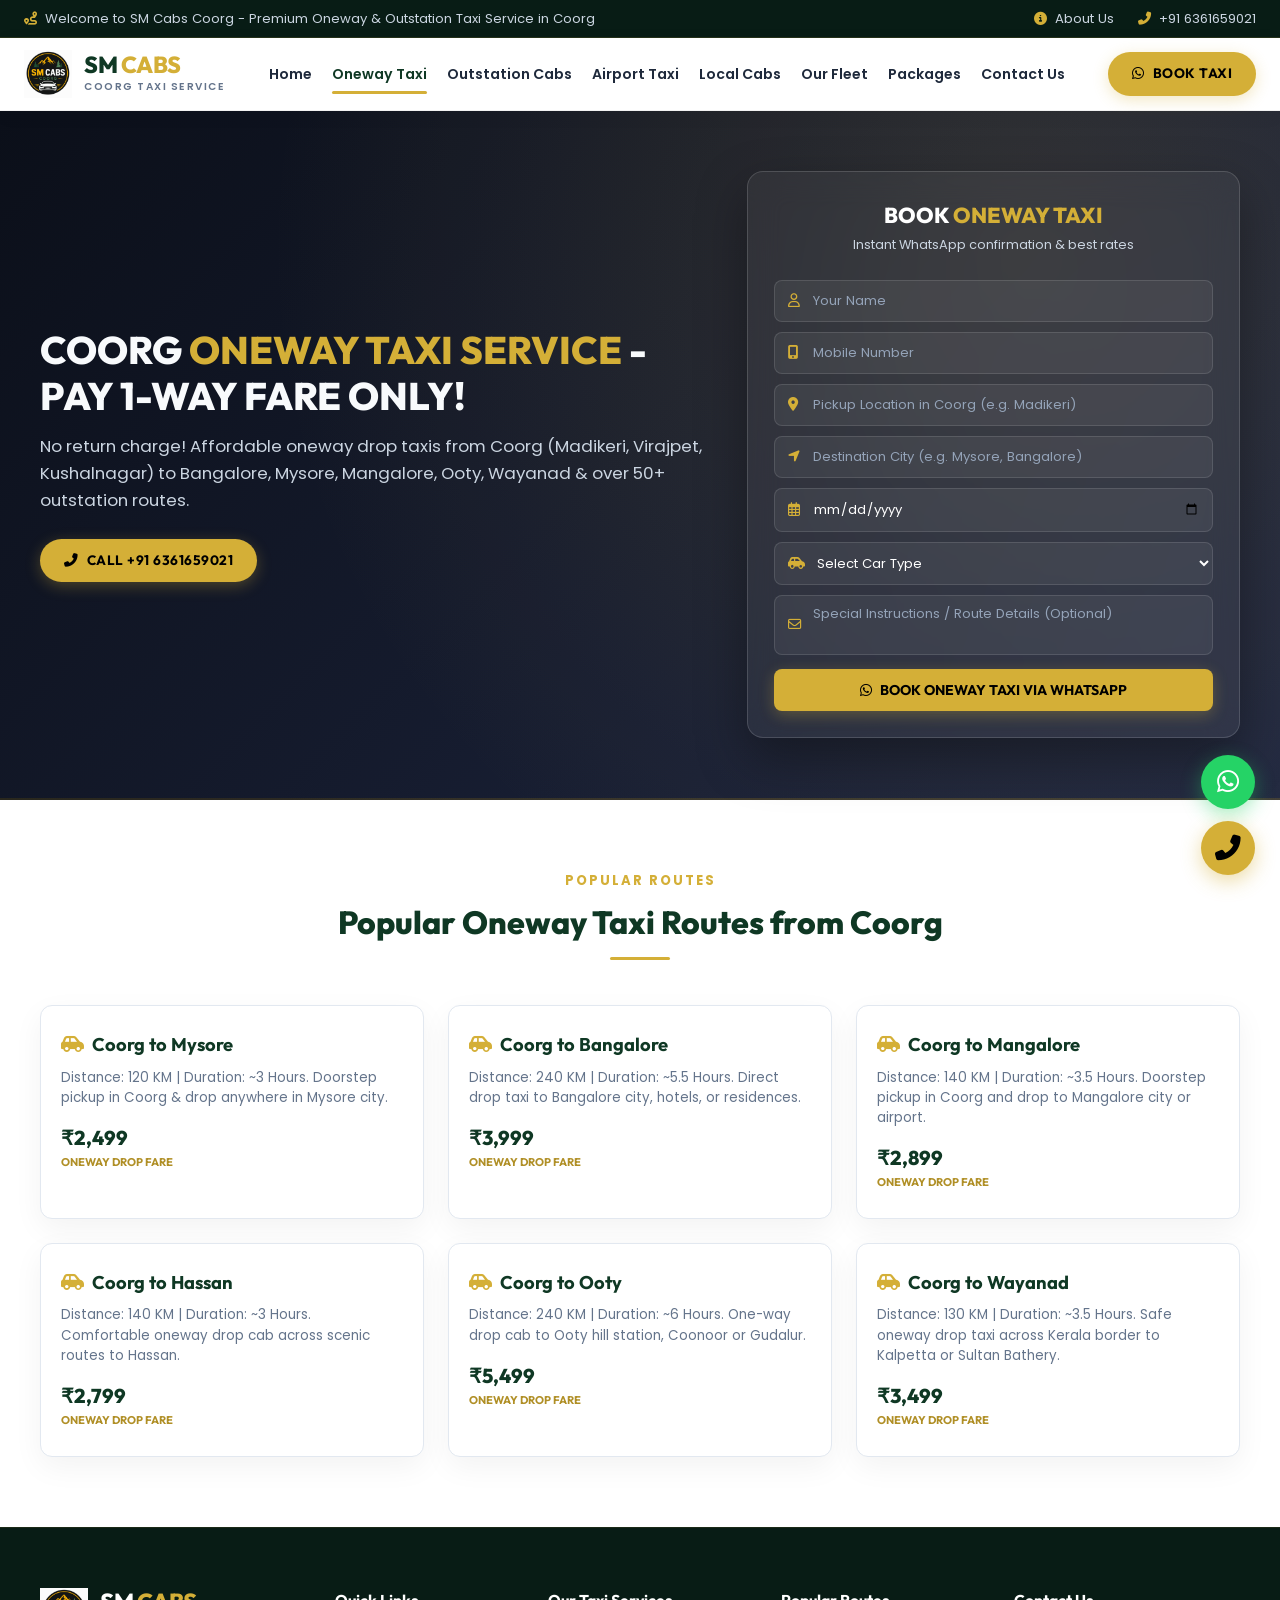
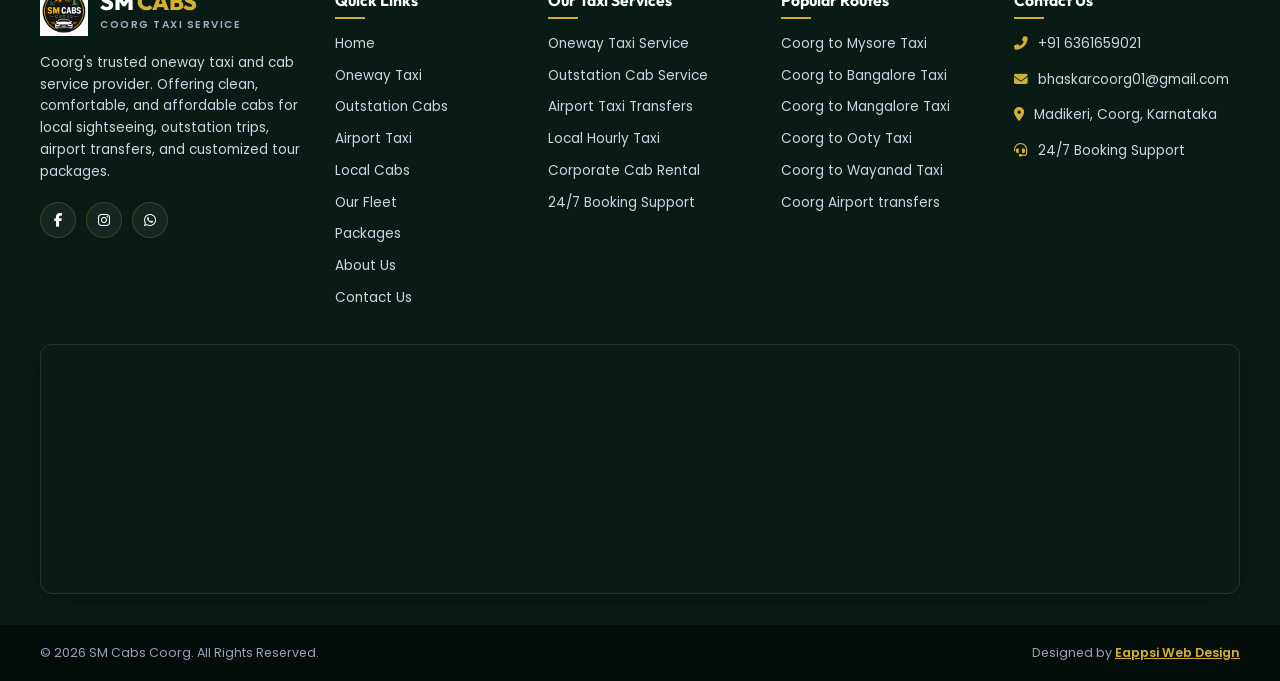
<file: oneway-taxi.html>
<!DOCTYPE html>
<html lang="en">
<head>
    <!-- Google tag (gtag.js) -->
    <script async src="https://www.googletagmanager.com/gtag/js?id=AW-18378410728"></script>
    <script>
      window.dataLayer = window.dataLayer || [];
      function gtag(){dataLayer.push(arguments);}
      gtag('js', new Date());

      gtag('config', 'AW-18378410728');
    </script>
    <meta charset="UTF-8">
    <meta name="viewport" content="width=device-width, initial-scale=1.0">
    <meta name="description" content="SM Cabs Coorg - Best Oneway Taxi Service in Coorg. Pay only one-way drop fare for trips to Mysore, Bangalore, Mangalore, Ooty, Wayanad & other routes.">
    <meta name="keywords" content="Oneway Taxi Coorg, Coorg Oneway Cab, One Way Drop Taxi Madikeri, SM Cabs Oneway, Outstation Oneway Taxi Coorg">
    <meta name="author" content="SM Cabs Coorg">
    <title>Oneway Taxi Service in Coorg - SM Cabs Coorg | Pay 1-Way Fare Only</title>

    <!-- Font Awesome -->
    <link rel="stylesheet" href="https://cdnjs.cloudflare.com/ajax/libs/font-awesome/6.5.1/css/all.min.css">
    <!-- Main Premium Stylesheet -->
    <link rel="stylesheet" href="css/style.css">
</head>
<body>

    <!-- DYNAMIC HEADER PLACEHOLDER -->
    <div id="header-placeholder"></div>

    <!-- PAGE HERO & BOOKING FORM -->
    <section class="page-hero">
        <div class="page-hero-container">
            <div>
                <h1>COORG <span>ONEWAY TAXI SERVICE</span> - PAY 1-WAY FARE ONLY!</h1>
                <p>No return charge! Affordable oneway drop taxis from Coorg (Madikeri, Virajpet, Kushalnagar) to Bangalore, Mysore, Mangalore, Ooty, Wayanad & over 50+ outstation routes.</p>
                <div style="display: flex; gap: 15px; margin-top: 20px;">
                    <a href="tel:+916361659021" class="btn-yellow"><i class="fas fa-phone-alt"></i> CALL +91 6361659021</a>
                </div>
            </div>

            <div class="hero-form-card" id="book">
                <div class="form-header">
                    <h2>BOOK <span>ONEWAY TAXI</span></h2>
                    <p>Instant WhatsApp confirmation & best rates</p>
                </div>
                <form class="enquiry-form" id="enquiryForm" onsubmit="handleFormSubmit(event)">
                    <div class="input-group">
                        <i class="far fa-user"></i>
                        <input type="text" id="userName" placeholder="Your Name" required>
                    </div>
                    <div class="input-group">
                        <i class="fas fa-mobile-alt"></i>
                        <input type="tel" id="userMobile" placeholder="Mobile Number" required>
                    </div>
                    <div class="input-group">
                        <i class="fas fa-map-marker-alt"></i>
                        <input type="text" id="pickupLocation" placeholder="Pickup Location in Coorg (e.g. Madikeri)" required>
                    </div>
                    <div class="input-group">
                        <i class="fas fa-location-arrow"></i>
                        <input type="text" id="dropLocation" placeholder="Destination City (e.g. Mysore, Bangalore)" required>
                    </div>
                    <div class="input-group">
                        <i class="far fa-calendar-alt"></i>
                        <input type="date" id="travelDate" required>
                    </div>
                    <div class="input-group">
                        <i class="fas fa-car-side"></i>
                        <select id="carType" required>
                            <option value="" disabled selected>Select Car Type</option>
                            <option value="Swift Dzire">Swift Dzire (4 Seats AC)</option>
                            <option value="Toyota Etios">Toyota Etios (4 Seats AC)</option>
                            <option value="Toyota Innova">Toyota Innova (7 Seats AC)</option>
                            <option value="Innova Crysta">Innova Crysta (7 Seats AC)</option>
                            <option value="Innova Hycross">Innova Hycross (7 Seats AC)</option>
                            <option value="Tempo Traveller">Tempo Traveller (12-16 Seats AC)</option>
                        </select>
                    </div>
                    <div class="input-group">
                        <i class="far fa-envelope"></i>
                        <textarea id="userMessage" placeholder="Special Instructions / Route Details (Optional)"></textarea>
                    </div>
                    <button type="submit" class="btn-quote">
                        <i class="fab fa-whatsapp"></i> BOOK ONEWAY TAXI VIA WHATSAPP
                    </button>
                </form>
            </div>
        </div>
    </section>

    <!-- POPULAR ONEWAY ROUTES -->
    <section class="section-padding" style="background-color: #ffffff;">
        <div class="section-title-wrap">
            <span class="section-subtitle">POPULAR ROUTES</span>
            <h2 class="section-title">Popular Oneway Taxi Routes from Coorg</h2>
        </div>

        <div class="routes-grid">
            <div class="route-card">
                <h3><i class="fas fa-car-side"></i> Coorg to Mysore</h3>
                <p>Distance: 120 KM | Duration: ~3 Hours. Doorstep pickup in Coorg & drop anywhere in Mysore city.</p>
                <div class="route-price">₹2,499 <span>ONEWAY DROP FARE</span></div>
            </div>
            <div class="route-card">
                <h3><i class="fas fa-car-side"></i> Coorg to Bangalore</h3>
                <p>Distance: 240 KM | Duration: ~5.5 Hours. Direct drop taxi to Bangalore city, hotels, or residences.</p>
                <div class="route-price">₹3,999 <span>ONEWAY DROP FARE</span></div>
            </div>
            <div class="route-card">
                <h3><i class="fas fa-car-side"></i> Coorg to Mangalore</h3>
                <p>Distance: 140 KM | Duration: ~3.5 Hours. Doorstep pickup in Coorg and drop to Mangalore city or airport.</p>
                <div class="route-price">₹2,899 <span>ONEWAY DROP FARE</span></div>
            </div>
            <div class="route-card">
                <h3><i class="fas fa-car-side"></i> Coorg to Hassan</h3>
                <p>Distance: 140 KM | Duration: ~3 Hours. Comfortable oneway drop cab across scenic routes to Hassan.</p>
                <div class="route-price">₹2,799 <span>ONEWAY DROP FARE</span></div>
            </div>
            <div class="route-card">
                <h3><i class="fas fa-car-side"></i> Coorg to Ooty</h3>
                <p>Distance: 240 KM | Duration: ~6 Hours. One-way drop cab to Ooty hill station, Coonoor or Gudalur.</p>
                <div class="route-price">₹5,499 <span>ONEWAY DROP FARE</span></div>
            </div>
            <div class="route-card">
                <h3><i class="fas fa-car-side"></i> Coorg to Wayanad</h3>
                <p>Distance: 130 KM | Duration: ~3.5 Hours. Safe oneway drop taxi across Kerala border to Kalpetta or Sultan Bathery.</p>
                <div class="route-price">₹3,499 <span>ONEWAY DROP FARE</span></div>
            </div>
        </div>
    </section>

    <!-- DYNAMIC FOOTER PLACEHOLDER -->
    <div id="footer-placeholder"></div>

    <script src="js/include.js"></script>

    <script>
        function handleFormSubmit(event) {
            event.preventDefault();
            const name = document.getElementById('userName').value.trim();
            const mobile = document.getElementById('userMobile').value.trim();
            const pickup = document.getElementById('pickupLocation').value.trim();
            const drop = document.getElementById('dropLocation').value.trim();
            const rawDate = document.getElementById('travelDate').value;
            const carSelect = document.getElementById('carType');
            const carText = carSelect.options[carSelect.selectedIndex].text;
            const message = document.getElementById('userMessage').value.trim();

            let formattedDate = rawDate;
            if (rawDate) {
                const p = rawDate.split('-');
                if (p.length === 3) formattedDate = `${p[2]}-${p[1]}-${p[0]}`;
            }

            let text = `*New Oneway Taxi Booking - SM Cabs Coorg*%0A` +
                `*Name:* ${encodeURIComponent(name)}%0A` +
                `*Mobile:* ${encodeURIComponent(mobile)}%0A` +
                `*Service:* Oneway Taxi%0A` +
                `*Pickup:* ${encodeURIComponent(pickup)}%0A` +
                `*Drop Destination:* ${encodeURIComponent(drop)}%0A` +
                `*Date:* ${encodeURIComponent(formattedDate)}%0A` +
                `*Car Selected:* ${encodeURIComponent(carText)}%0A`;
            if (message) text += `*Notes:* ${encodeURIComponent(message)}%0A`;

            window.open(`https://wa.me/916361659021?text=${text}`, '_blank');
        }
    </script>
</body>
</html>
</file>
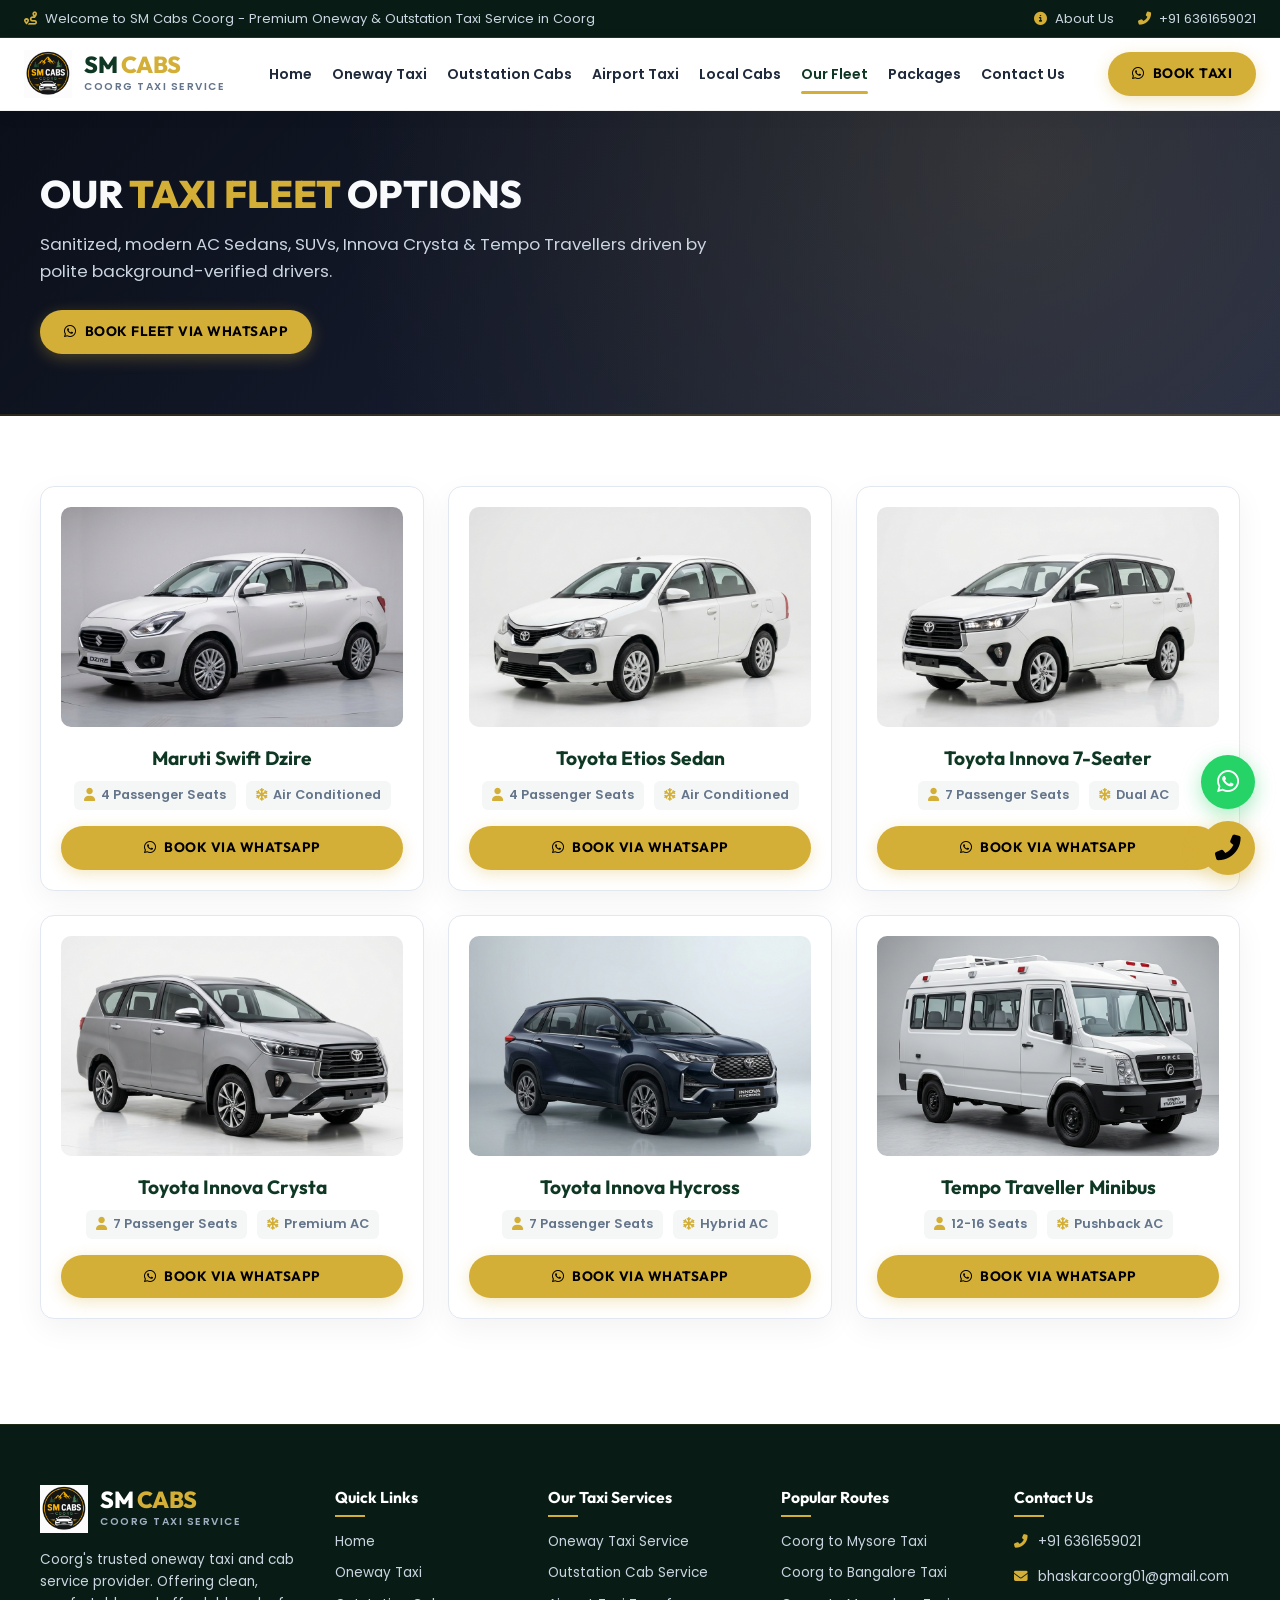
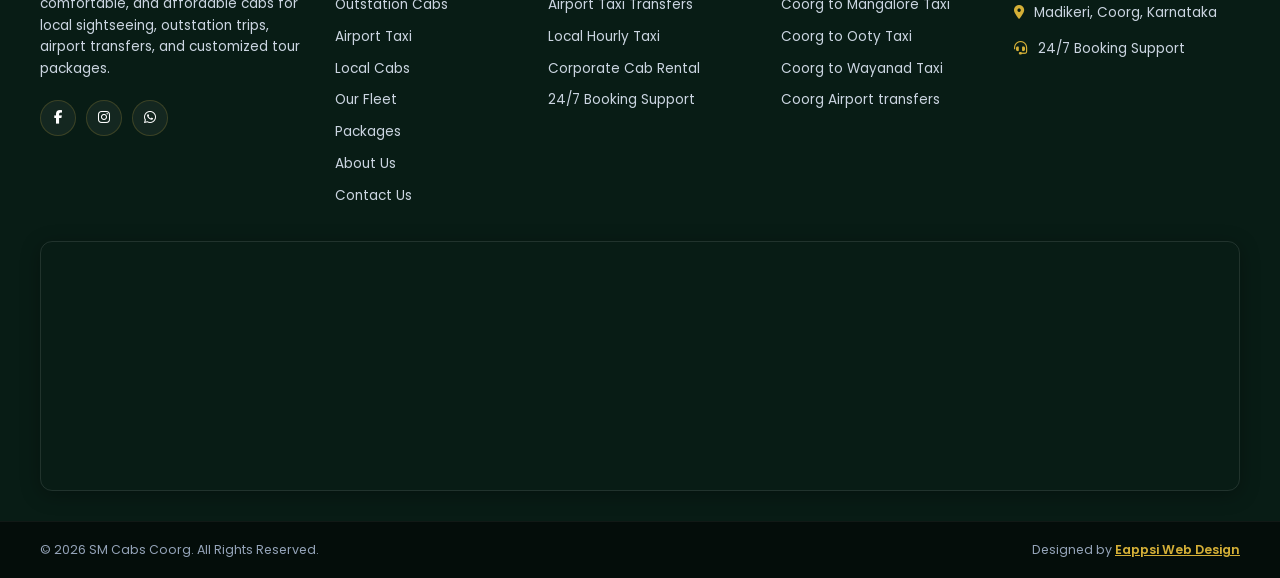
<file: our-fleet.html>
<!DOCTYPE html>
<html lang="en">
<head>
    <!-- Google tag (gtag.js) -->
    <script async src="https://www.googletagmanager.com/gtag/js?id=AW-18378410728"></script>
    <script>
      window.dataLayer = window.dataLayer || [];
      function gtag(){dataLayer.push(arguments);}
      gtag('js', new Date());

      gtag('config', 'AW-18378410728');
    </script>
    <meta charset="UTF-8">
    <meta name="viewport" content="width=device-width, initial-scale=1.0">
    <meta name="description" content="SM Cabs Coorg Fleet - Clean, AC Sedans, SUVs, Innova Crysta, Hycross & Tempo Travellers available for taxi service in Coorg.">
    <meta name="keywords" content="SM Cabs Coorg Fleet, Innova Taxi Coorg, Etios Cab Madikeri, Tempo Traveller Coorg, Taxi Vehicles Coorg">
    <meta name="author" content="SM Cabs Coorg">
    <title>Our Fleet - SM Cabs Coorg Taxi Service</title>

    <!-- Font Awesome -->
    <link rel="stylesheet" href="https://cdnjs.cloudflare.com/ajax/libs/font-awesome/6.5.1/css/all.min.css">
    <!-- Main Premium Stylesheet -->
    <link rel="stylesheet" href="css/style.css">
</head>
<body>

    <!-- DYNAMIC HEADER PLACEHOLDER -->
    <div id="header-placeholder"></div>

    <!-- PAGE HERO -->
    <section class="page-hero">
        <div class="page-hero-container">
            <div>
                <h1>OUR <span>TAXI FLEET</span> OPTIONS</h1>
                <p>Sanitized, modern AC Sedans, SUVs, Innova Crysta & Tempo Travellers driven by polite background-verified drivers.</p>
                <div style="margin-top: 20px;">
                    <a href="https://wa.me/916361659021?text=Hi%20SM%20Cabs%20Coorg,%20I%20would%20like%20to%20enquire%20about%20your%20cab%20fleet." target="_blank" class="btn-yellow"><i class="fab fa-whatsapp"></i> BOOK FLEET VIA WHATSAPP</a>
                </div>
            </div>
        </div>
    </section>

    <!-- FLEET GRID -->
    <section class="section-padding">
        <div class="fleet-grid">
            <div class="fleet-card">
                <div class="fleet-img-wrap"><img src="images/swift_dzire.png" alt="Swift Dzire"></div>
                <h3>Maruti Swift Dzire</h3>
                <div class="fleet-specs">
                    <span><i class="fas fa-user"></i> 4 Passenger Seats</span>
                    <span><i class="fas fa-snowflake"></i> Air Conditioned</span>
                </div>
                <a href="https://wa.me/916361659021?text=Hi%20SM%20Cabs%20Coorg,%20I%20would%20like%20to%20book%20a%20Maruti%20Swift%20Dzire." target="_blank" class="btn-yellow" style="width: 100%;"><i class="fab fa-whatsapp"></i> BOOK VIA WHATSAPP</a>
            </div>

            <div class="fleet-card">
                <div class="fleet-img-wrap"><img src="images/toyota_etios.png" alt="Toyota Etios"></div>
                <h3>Toyota Etios Sedan</h3>
                <div class="fleet-specs">
                    <span><i class="fas fa-user"></i> 4 Passenger Seats</span>
                    <span><i class="fas fa-snowflake"></i> Air Conditioned</span>
                </div>
                <a href="https://wa.me/916361659021?text=Hi%20SM%20Cabs%20Coorg,%20I%20would%20like%20to%20book%20a%20Toyota%20Etios." target="_blank" class="btn-yellow" style="width: 100%;"><i class="fab fa-whatsapp"></i> BOOK VIA WHATSAPP</a>
            </div>

            <div class="fleet-card">
                <div class="fleet-img-wrap"><img src="images/toyota_innova.png" alt="Toyota Innova"></div>
                <h3>Toyota Innova 7-Seater</h3>
                <div class="fleet-specs">
                    <span><i class="fas fa-user"></i> 7 Passenger Seats</span>
                    <span><i class="fas fa-snowflake"></i> Dual AC</span>
                </div>
                <a href="https://wa.me/916361659021?text=Hi%20SM%20Cabs%20Coorg,%20I%20would%20like%20to%20book%20a%20Toyota%20Innova." target="_blank" class="btn-yellow" style="width: 100%;"><i class="fab fa-whatsapp"></i> BOOK VIA WHATSAPP</a>
            </div>

            <div class="fleet-card">
                <div class="fleet-img-wrap"><img src="images/innova_crysta.png" alt="Innova Crysta"></div>
                <h3>Toyota Innova Crysta</h3>
                <div class="fleet-specs">
                    <span><i class="fas fa-user"></i> 7 Passenger Seats</span>
                    <span><i class="fas fa-snowflake"></i> Premium AC</span>
                </div>
                <a href="https://wa.me/916361659021?text=Hi%20SM%20Cabs%20Coorg,%20I%20would%20like%20to%20book%20an%20Innova%20Crysta." target="_blank" class="btn-yellow" style="width: 100%;"><i class="fab fa-whatsapp"></i> BOOK VIA WHATSAPP</a>
            </div>

            <div class="fleet-card">
                <div class="fleet-img-wrap"><img src="images/innova_hycross.png" alt="Innova Hycross"></div>
                <h3>Toyota Innova Hycross</h3>
                <div class="fleet-specs">
                    <span><i class="fas fa-user"></i> 7 Passenger Seats</span>
                    <span><i class="fas fa-snowflake"></i> Hybrid AC</span>
                </div>
                <a href="https://wa.me/916361659021?text=Hi%20SM%20Cabs%20Coorg,%20I%20would%20like%20to%20book%20an%20Innova%20Hycross." target="_blank" class="btn-yellow" style="width: 100%;"><i class="fab fa-whatsapp"></i> BOOK VIA WHATSAPP</a>
            </div>

            <div class="fleet-card">
                <div class="fleet-img-wrap"><img src="images/tempo_traveller.png" alt="Tempo Traveller"></div>
                <h3>Tempo Traveller Minibus</h3>
                <div class="fleet-specs">
                    <span><i class="fas fa-user"></i> 12-16 Seats</span>
                    <span><i class="fas fa-snowflake"></i> Pushback AC</span>
                </div>
                <a href="https://wa.me/916361659021?text=Hi%20SM%20Cabs%20Coorg,%20I%20would%20like%20to%20book%20a%20Tempo%20Traveller." target="_blank" class="btn-yellow" style="width: 100%;"><i class="fab fa-whatsapp"></i> BOOK VIA WHATSAPP</a>
            </div>
        </div>
    </section>

    <!-- DYNAMIC FOOTER PLACEHOLDER -->
    <div id="footer-placeholder"></div>

    <script src="js/include.js"></script>
</body>
</html>
</file>
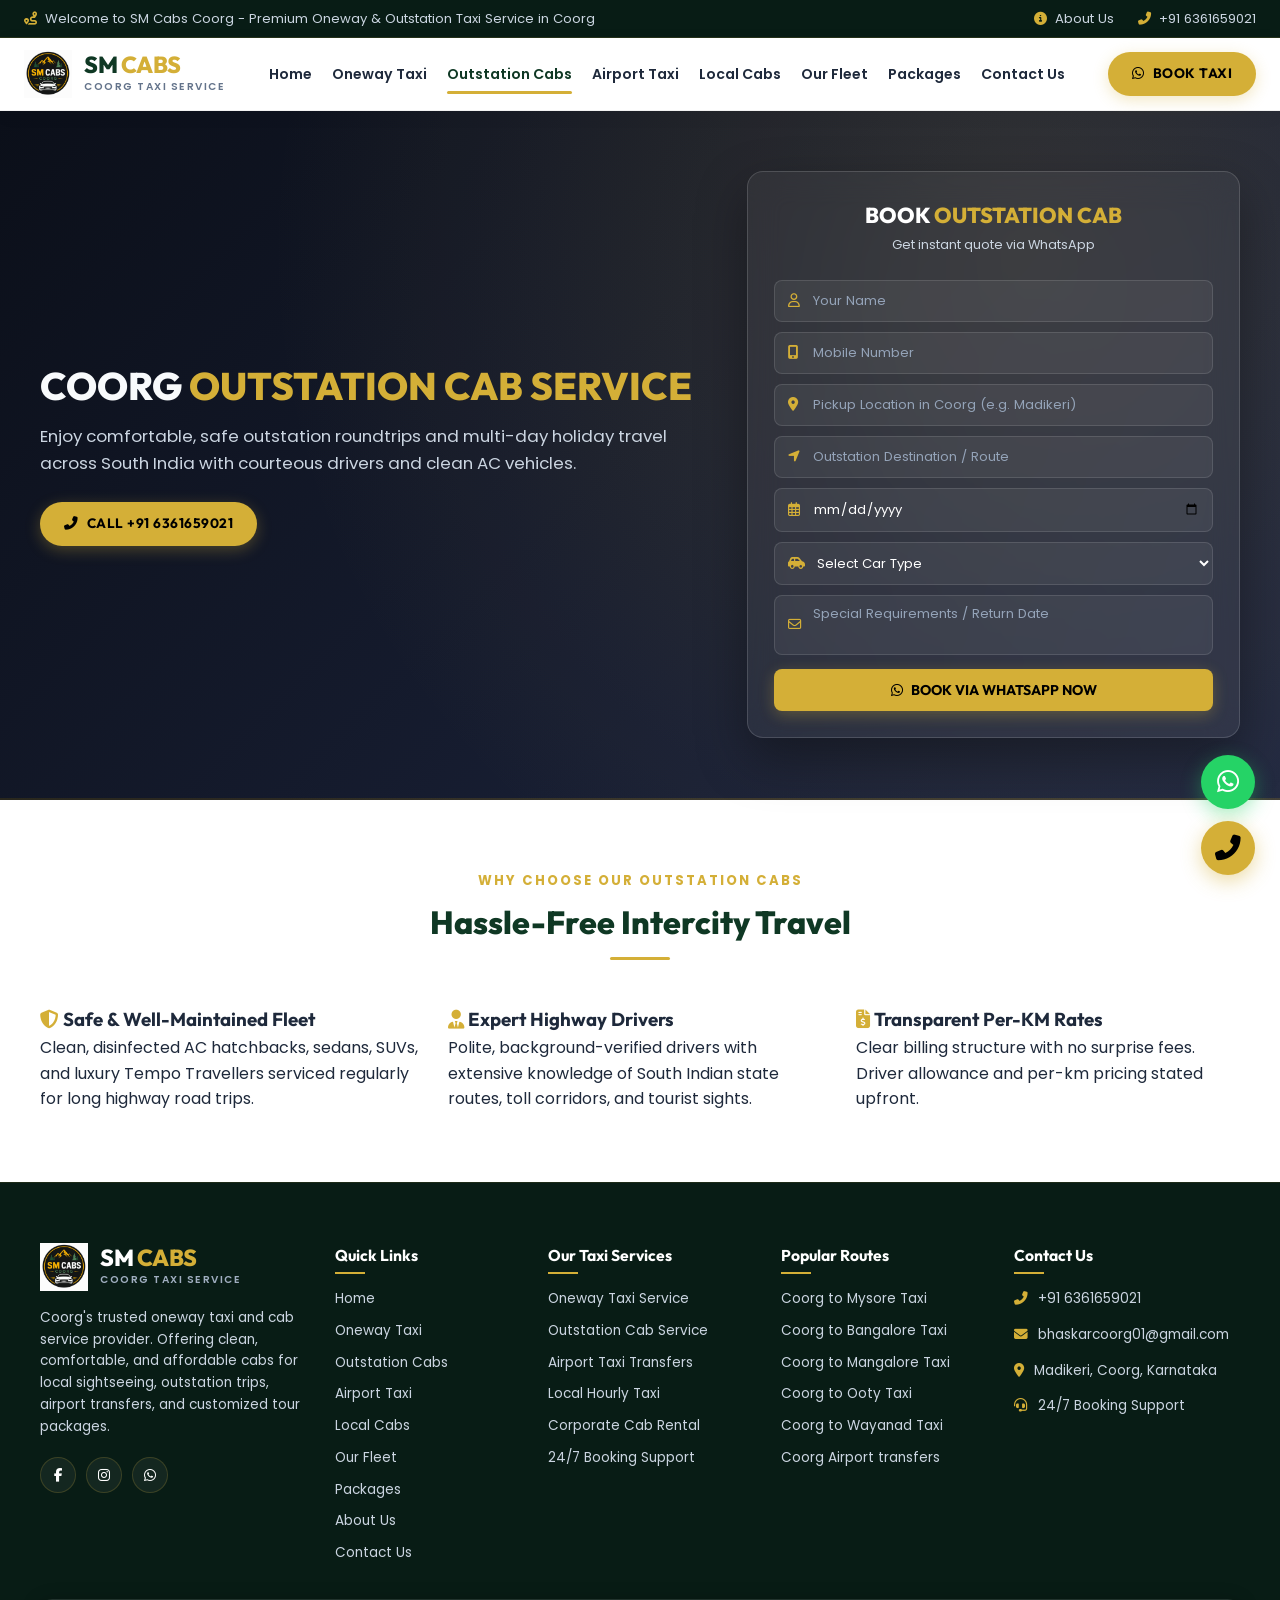
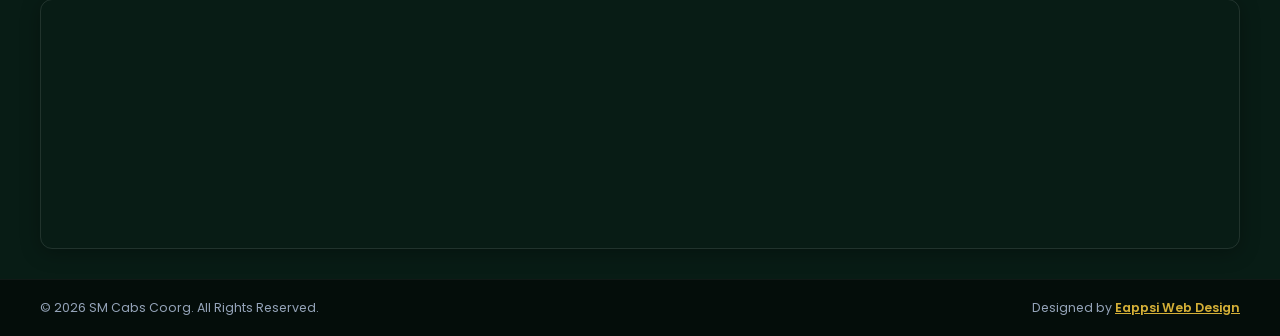
<file: outstation-cabs.html>
<!DOCTYPE html>
<html lang="en">
<head>
    <!-- Google tag (gtag.js) -->
    <script async src="https://www.googletagmanager.com/gtag/js?id=AW-18378410728"></script>
    <script>
      window.dataLayer = window.dataLayer || [];
      function gtag(){dataLayer.push(arguments);}
      gtag('js', new Date());

      gtag('config', 'AW-18378410728');
    </script>
    <meta charset="UTF-8">
    <meta name="viewport" content="width=device-width, initial-scale=1.0">
    <meta name="description" content="SM Cabs Coorg - Outstation Cab Service in Coorg. Rent clean AC cabs for roundtrips and weekend getaways from Coorg to Mysore, Bangalore, Mangalore, Ooty & more.">
    <meta name="keywords" content="Outstation Cab Coorg, Outstation Taxi Service Madikeri, SM Cabs Outstation, Car Rental Outstation Coorg">
    <meta name="author" content="SM Cabs Coorg">
    <title>Outstation Cab Service in Coorg - SM Cabs Coorg | Lowest Per-KM Rates</title>

    <!-- Font Awesome -->
    <link rel="stylesheet" href="https://cdnjs.cloudflare.com/ajax/libs/font-awesome/6.5.1/css/all.min.css">
    <!-- Main Premium Stylesheet -->
    <link rel="stylesheet" href="css/style.css">
</head>
<body>

    <!-- DYNAMIC HEADER PLACEHOLDER -->
    <div id="header-placeholder"></div>

    <!-- PAGE HERO & FORM -->
    <section class="page-hero">
        <div class="page-hero-container">
            <div>
                <h1>COORG <span>OUTSTATION CAB SERVICE</span></h1>
                <p>Enjoy comfortable, safe outstation roundtrips and multi-day holiday travel across South India with courteous drivers and clean AC vehicles.</p>
                <a href="tel:+916361659021" class="btn-yellow"><i class="fas fa-phone-alt"></i> CALL +91 6361659021</a>
            </div>

            <div class="hero-form-card" id="book">
                <div class="form-header">
                    <h2>BOOK <span>OUTSTATION CAB</span></h2>
                    <p>Get instant quote via WhatsApp</p>
                </div>
                <form class="enquiry-form" id="enquiryForm" onsubmit="handleFormSubmit(event)">
                    <div class="input-group">
                        <i class="far fa-user"></i>
                        <input type="text" id="userName" placeholder="Your Name" required>
                    </div>
                    <div class="input-group">
                        <i class="fas fa-mobile-alt"></i>
                        <input type="tel" id="userMobile" placeholder="Mobile Number" required>
                    </div>
                    <div class="input-group">
                        <i class="fas fa-map-marker-alt"></i>
                        <input type="text" id="pickupLocation" placeholder="Pickup Location in Coorg (e.g. Madikeri)" required>
                    </div>
                    <div class="input-group">
                        <i class="fas fa-location-arrow"></i>
                        <input type="text" id="dropLocation" placeholder="Outstation Destination / Route" required>
                    </div>
                    <div class="input-group">
                        <i class="far fa-calendar-alt"></i>
                        <input type="date" id="travelDate" required>
                    </div>
                    <div class="input-group">
                        <i class="fas fa-car-side"></i>
                        <select id="carType" required>
                            <option value="" disabled selected>Select Car Type</option>
                            <option value="Swift Dzire">Swift Dzire (4 Seats AC)</option>
                            <option value="Toyota Etios">Toyota Etios (4 Seats AC)</option>
                            <option value="Toyota Innova">Toyota Innova (7 Seats AC)</option>
                            <option value="Innova Crysta">Innova Crysta (7 Seats AC)</option>
                            <option value="Innova Hycross">Innova Hycross (7 Seats AC)</option>
                            <option value="Tempo Traveller">Tempo Traveller (12-16 Seats AC)</option>
                        </select>
                    </div>
                    <div class="input-group">
                        <i class="far fa-envelope"></i>
                        <textarea id="userMessage" placeholder="Special Requirements / Return Date"></textarea>
                    </div>
                    <button type="submit" class="btn-quote"><i class="fab fa-whatsapp"></i> BOOK VIA WHATSAPP NOW</button>
                </form>
            </div>
        </div>
    </section>

    <!-- OUTSTATION FEATURES -->
    <section class="section-padding">
        <div class="section-title-wrap">
            <span class="section-subtitle">WHY CHOOSE OUR OUTSTATION CABS</span>
            <h2 class="section-title">Hassle-Free Intercity Travel</h2>
        </div>

        <div class="grid-3">
            <div class="info-card">
                <h3><i class="fas fa-shield-alt" style="color:var(--accent);"></i> Safe & Well-Maintained Fleet</h3>
                <p>Clean, disinfected AC hatchbacks, sedans, SUVs, and luxury Tempo Travellers serviced regularly for long highway road trips.</p>
            </div>
            <div class="info-card">
                <h3><i class="fas fa-user-tie" style="color:var(--accent);"></i> Expert Highway Drivers</h3>
                <p>Polite, background-verified drivers with extensive knowledge of South Indian state routes, toll corridors, and tourist sights.</p>
            </div>
            <div class="info-card">
                <h3><i class="fas fa-file-invoice-dollar" style="color:var(--accent);"></i> Transparent Per-KM Rates</h3>
                <p>Clear billing structure with no surprise fees. Driver allowance and per-km pricing stated upfront.</p>
            </div>
        </div>
    </section>

    <!-- DYNAMIC FOOTER PLACEHOLDER -->
    <div id="footer-placeholder"></div>

    <script src="js/include.js"></script>

    <script>
        function handleFormSubmit(event) {
            event.preventDefault();
            const name = document.getElementById('userName').value.trim();
            const mobile = document.getElementById('userMobile').value.trim();
            const pickup = document.getElementById('pickupLocation').value.trim();
            const drop = document.getElementById('dropLocation').value.trim();
            const rawDate = document.getElementById('travelDate').value;
            const carSelect = document.getElementById('carType');
            const carText = carSelect.options[carSelect.selectedIndex].text;
            const message = document.getElementById('userMessage').value.trim();

            let formattedDate = rawDate;
            if (rawDate) {
                const p = rawDate.split('-');
                if (p.length === 3) formattedDate = `${p[2]}-${p[1]}-${p[0]}`;
            }

            let text = `*New Outstation Cab Booking - SM Cabs Coorg*%0A` +
                `*Name:* ${encodeURIComponent(name)}%0A` +
                `*Mobile:* ${encodeURIComponent(mobile)}%0A` +
                `*Service:* Outstation Cab%0A` +
                `*Pickup:* ${encodeURIComponent(pickup)}%0A` +
                `*Destination:* ${encodeURIComponent(drop)}%0A` +
                `*Date:* ${encodeURIComponent(formattedDate)}%0A` +
                `*Car Selected:* ${encodeURIComponent(carText)}%0A`;
            if (message) text += `*Notes:* ${encodeURIComponent(message)}%0A`;

            window.open(`https://wa.me/916361659021?text=${text}`, '_blank');
        }
    </script>
</body>
</html>
</file>
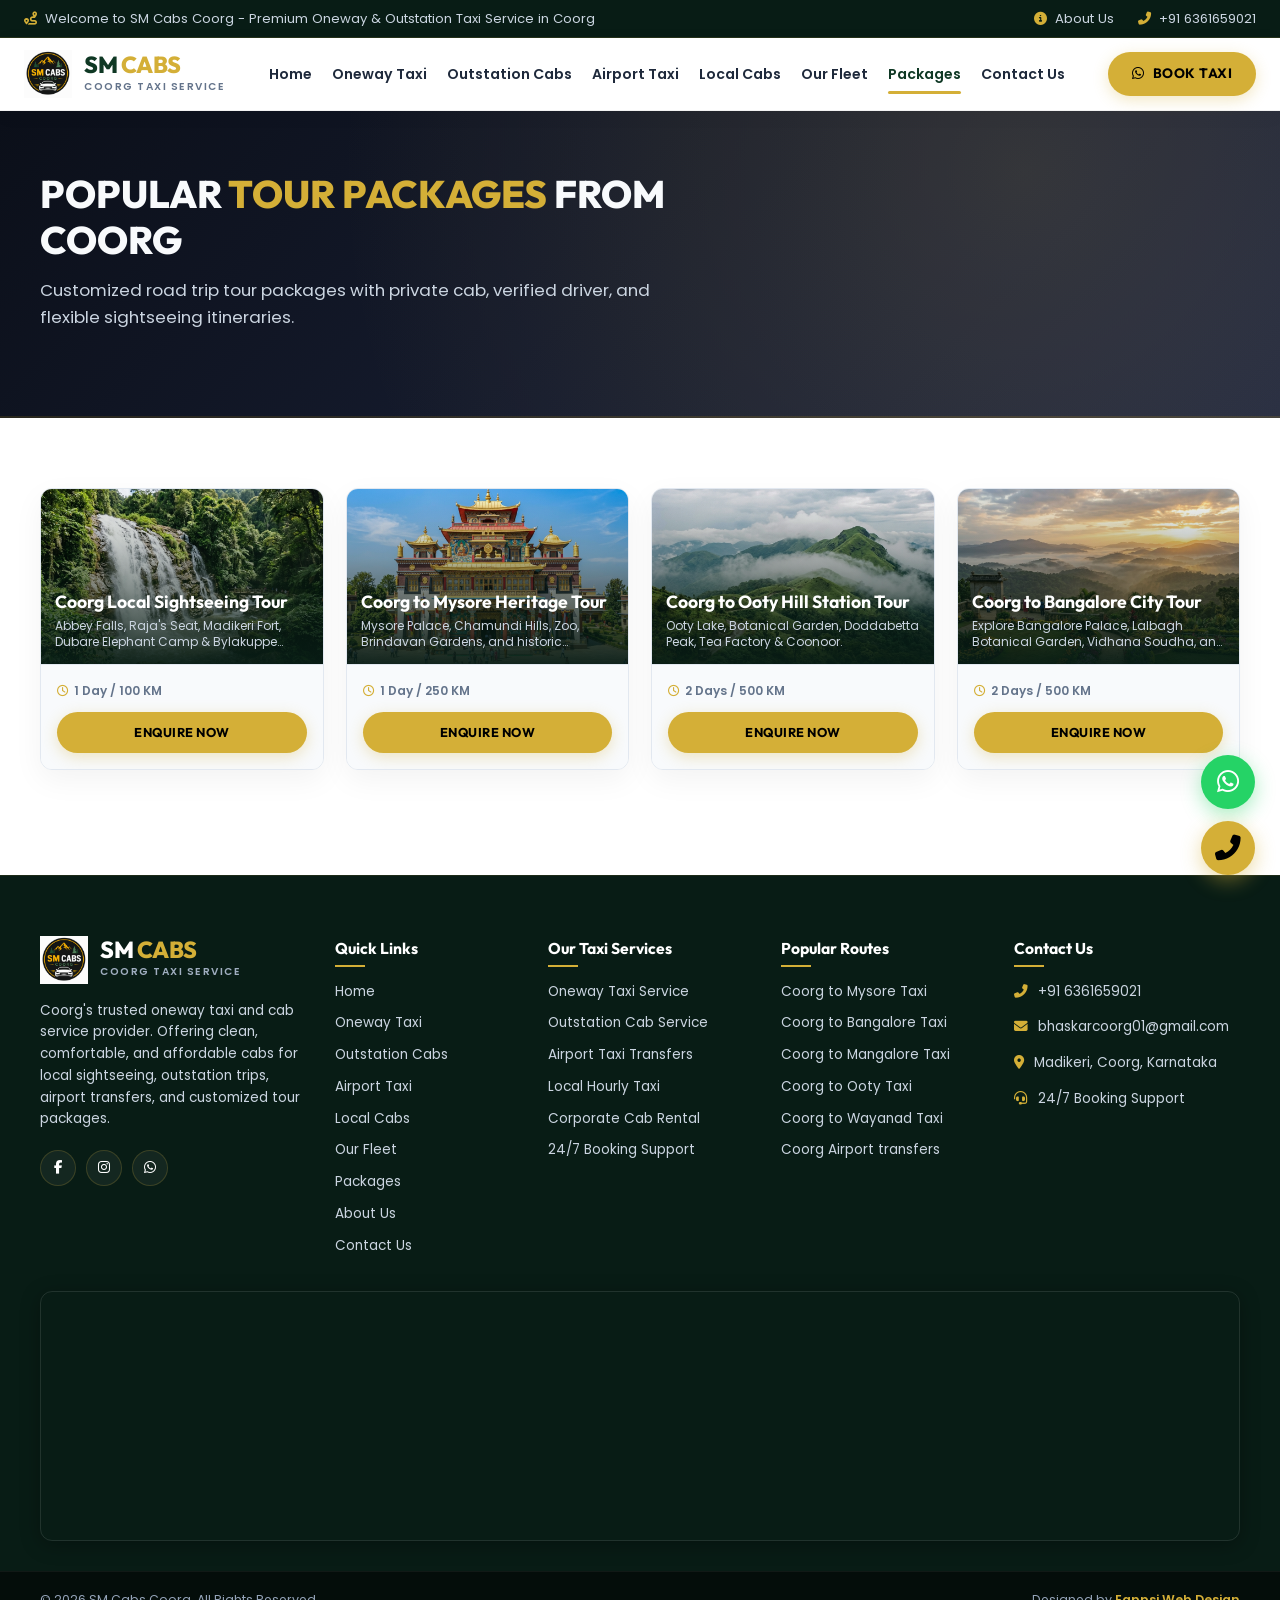
<file: packages.html>
<!DOCTYPE html>
<html lang="en">
<head>
    <!-- Google tag (gtag.js) -->
    <script async src="https://www.googletagmanager.com/gtag/js?id=AW-18378410728"></script>
    <script>
      window.dataLayer = window.dataLayer || [];
      function gtag(){dataLayer.push(arguments);}
      gtag('js', new Date());

      gtag('config', 'AW-18378410728');
    </script>
    <meta charset="UTF-8">
    <meta name="viewport" content="width=device-width, initial-scale=1.0">
    <meta name="description" content="SM Cabs Coorg Tour Packages - Best selling sightseeing and tour packages around Coorg, Mysore, Bangalore & Ooty.">
    <meta name="keywords" content="Coorg Tour Packages, Mysore Tour Package Coorg, Ooty Tour Package Madikeri, Bangalore Tour Package Coorg, SM Cabs Packages">
    <meta name="author" content="SM Cabs Coorg">
    <title>Popular Tour Packages - SM Cabs Coorg</title>

    <!-- Font Awesome -->
    <link rel="stylesheet" href="https://cdnjs.cloudflare.com/ajax/libs/font-awesome/6.5.1/css/all.min.css">
    <!-- Main Premium Stylesheet -->
    <link rel="stylesheet" href="css/style.css">
</head>
<body>

    <!-- DYNAMIC HEADER PLACEHOLDER -->
    <div id="header-placeholder"></div>

    <!-- PAGE HERO -->
    <section class="page-hero">
        <div class="page-hero-container">
            <div>
                <h1>POPULAR <span>TOUR PACKAGES</span> FROM COORG</h1>
                <p>Customized road trip tour packages with private cab, verified driver, and flexible sightseeing itineraries.</p>
            </div>
        </div>
    </section>

    <!-- PACKAGES GRID -->
    <section class="section-padding">
        <div class="packages-grid">
            <div class="package-card">
                <div class="package-img-wrap">
                    <img src="images/pkg_coorg_abbey_falls.png" alt="Coorg Local Tour">
                    <div class="package-overlay">
                        <h3>Coorg Local Sightseeing Tour</h3>
                        <p>Abbey Falls, Raja's Seat, Madikeri Fort, Dubare Elephant Camp & Bylakuppe Golden Temple.</p>
                    </div>
                </div>
                <div class="package-footer has-btn">
                    <div class="package-meta">
                        <div class="package-duration"><i class="far fa-clock"></i> 1 Day / 100 KM</div>
                    </div>
                    <a href="contact-us.html" class="btn-yellow book-btn">ENQUIRE NOW</a>
                </div>
            </div>

            <div class="package-card">
                <div class="package-img-wrap">
                    <img src="images/pkg_coorg_golden_temple.png" alt="Coorg to Mysore Tour">
                    <div class="package-overlay">
                        <h3>Coorg to Mysore Heritage Tour</h3>
                        <p>Mysore Palace, Chamundi Hills, Zoo, Brindavan Gardens, and historic landmarks.</p>
                    </div>
                </div>
                <div class="package-footer has-btn">
                    <div class="package-meta">
                        <div class="package-duration"><i class="far fa-clock"></i> 1 Day / 250 KM</div>
                    </div>
                    <a href="contact-us.html" class="btn-yellow book-btn">ENQUIRE NOW</a>
                </div>
            </div>

            <div class="package-card">
                <div class="package-img-wrap">
                    <img src="images/pkg_coorg_mandalpatti.png" alt="Coorg to Ooty Tour">
                    <div class="package-overlay">
                        <h3>Coorg to Ooty Hill Station Tour</h3>
                        <p>Ooty Lake, Botanical Garden, Doddabetta Peak, Tea Factory & Coonoor.</p>
                    </div>
                </div>
                <div class="package-footer has-btn">
                    <div class="package-meta">
                        <div class="package-duration"><i class="far fa-clock"></i> 2 Days / 500 KM</div>
                    </div>
                    <a href="contact-us.html" class="btn-yellow book-btn">ENQUIRE NOW</a>
                </div>
            </div>

            <div class="package-card">
                <div class="package-img-wrap">
                    <img src="images/pkg_coorg_rajas_seat.png" alt="Coorg to Bangalore Tour">
                    <div class="package-overlay">
                        <h3>Coorg to Bangalore City Tour</h3>
                        <p>Explore Bangalore Palace, Lalbagh Botanical Garden, Vidhana Soudha, and city malls.</p>
                    </div>
                </div>
                <div class="package-footer has-btn">
                    <div class="package-meta">
                        <div class="package-duration"><i class="far fa-clock"></i> 2 Days / 500 KM</div>
                    </div>
                    <a href="contact-us.html" class="btn-yellow book-btn">ENQUIRE NOW</a>
                </div>
            </div>
        </div>
    </section>

    <!-- DYNAMIC FOOTER PLACEHOLDER -->
    <div id="footer-placeholder"></div>

    <script src="js/include.js"></script>
</body>
</html>
</file>
<file: css/style.css>
/* ==========================================================================
   SM Cabs Coorg - Centralized CSS Stylesheet (style.css)
   Theme: Premium Forest Green & Metallic Gold
   ========================================================================== */

@import url('https://fonts.googleapis.com/css2?family=Outfit:wght@300;400;500;600;700;800;900&family=Poppins:wght@300;400;500;600;700;800&display=swap');

:root {
    /* Brand Colors */
    --primary: #0F3824;          /* Premium Deep Forest Green */
    --primary-hover: #155235;    /* Slightly lighter forest green */
    --primary-light: #f4f7f5;    /* Sage-tinted background */
    --accent: #d4af37;           /* Premium Metallic Gold */
    --accent-hover: #b08f26;     /* Darker gold for hovers */
    
    /* Neutrals */
    --dark-bg: #081c15;          /* Deepest green-black */
    --dark-secondary: #0d2e24;   /* Dark green for containers */
    --dark-card: #133d31;        /* Card BG for dark sections */
    --text-main: #1e293b;        /* Dark slate for main text */
    --text-muted: #64748b;       /* Cool gray for secondary text */
    --text-light: #f8fafc;       /* Pure white/light for dark backgrounds */
    --light-bg: #f4f7f5;         /* Soft background tint */
    --white: #ffffff;
    
    /* Borders & Shadows */
    --border-color: #e2e8f0;
    --card-shadow: 0 10px 30px rgba(8, 28, 21, 0.05);
    --hover-shadow: 0 15px 35px rgba(8, 28, 21, 0.12);
    --transition: all 0.3s cubic-bezier(0.4, 0, 0.2, 1);
}

/* --- Base Resets --- */
* {
    margin: 0;
    padding: 0;
    box-sizing: border-box;
}

html {
    scroll-behavior: smooth;
}

body {
    font-family: 'Poppins', sans-serif;
    color: var(--text-main);
    background-color: var(--white);
    line-height: 1.6;
    overflow-x: hidden;
}

h1, h2, h3, h4, h5, h6 {
    font-family: 'Outfit', sans-serif;
    font-weight: 700;
}

a {
    text-decoration: none;
    color: inherit;
}

ul {
    list-style: none;
}

img {
    max-width: 100%;
    height: auto;
    display: block;
}

.text-center {
    text-align: center;
}

/* --- Buttons --- */
.btn-yellow {
    background-color: var(--accent);
    color: #000000;
    font-family: 'Outfit', sans-serif;
    font-weight: 700;
    font-size: 0.85rem;
    letter-spacing: 0.5px;
    padding: 11px 24px;
    border-radius: 50px;
    border: none;
    cursor: pointer;
    display: inline-flex;
    align-items: center;
    justify-content: center;
    gap: 8px;
    box-shadow: 0 4px 15px rgba(212, 175, 55, 0.3);
    transition: var(--transition);
    text-transform: uppercase;
    white-space: nowrap;
}

.btn-yellow:hover {
    background-color: var(--accent-hover);
    transform: translateY(-2px);
    box-shadow: 0 6px 20px rgba(212, 175, 55, 0.45);
}

/* ==========================================================================
   HEADER & TOP BAR
   ========================================================================== */

.top-bar {
    background-color: var(--dark-bg);
    color: #cbd5e1;
    font-size: 0.82rem;
    padding: 8px 0;
    border-bottom: 1px solid rgba(212, 175, 55, 0.15);
}

.top-bar-container {
    max-width: 1440px;
    margin: 0 auto;
    padding: 0 24px;
    display: flex;
    justify-content: space-between;
    align-items: center;
}

.top-bar-left {
    display: flex;
    align-items: center;
    gap: 8px;
}

.top-bar-left i {
    color: var(--accent);
}

.top-bar-right {
    display: flex;
    align-items: center;
    gap: 24px;
}

.top-bar-item {
    display: flex;
    align-items: center;
    gap: 8px;
    transition: var(--transition);
}

.top-bar-item:hover {
    color: var(--accent);
}

.top-bar-item i {
    color: var(--accent);
}

/* --- Main Header --- */
.header {
    background-color: rgba(255, 255, 255, 0.95);
    backdrop-filter: blur(10px);
    position: sticky;
    top: 0;
    z-index: 1000;
    box-shadow: 0 4px 20px rgba(8, 28, 21, 0.04);
    border-bottom: 1px solid rgba(0, 0, 0, 0.05);
}

.header-container {
    max-width: 1440px;
    margin: 0 auto;
    padding: 12px 24px;
    display: flex;
    justify-content: space-between;
    align-items: center;
}

.logo {
    display: flex;
    align-items: center;
    gap: 12px;
    text-decoration: none;
}

.logo-icon {
    width: 48px;
    height: 48px;
    background: radial-gradient(circle at center, var(--primary) 0%, var(--dark-bg) 100%);
    border: 2px solid var(--accent);
    border-radius: 50%;
    display: flex;
    justify-content: center;
    align-items: center;
    box-shadow: 0 4px 10px rgba(8, 28, 21, 0.15);
}

.logo-icon i {
    color: var(--accent);
    font-size: 1.3rem;
}

.logo-img {
    height: 48px;
    width: auto;
    object-fit: contain;
    display: block;
}

.logo-text {
    display: flex;
    flex-direction: column;
}

.logo-title {
    font-family: 'Outfit', sans-serif;
    font-size: 1.45rem;
    font-weight: 800;
    line-height: 1;
    letter-spacing: -0.5px;
    color: var(--primary);
}

.logo-title span {
    color: var(--accent);
}

.logo-subtitle {
    font-size: 0.65rem;
    font-weight: 600;
    letter-spacing: 1.5px;
    color: var(--text-muted);
    text-transform: uppercase;
    margin-top: 3px;
}

.nav-menu {
    display: flex;
    align-items: center;
    gap: 20px;
}

.nav-link {
    font-size: 0.88rem;
    font-weight: 600;
    color: var(--text-main);
    position: relative;
    padding: 6px 0;
    transition: var(--transition);
    white-space: nowrap;
}

.nav-link:hover, .nav-link.active {
    color: var(--primary);
}

.nav-link.active::after {
    content: '';
    position: absolute;
    bottom: -4px;
    left: 0;
    width: 100%;
    height: 3px;
    background-color: var(--accent);
    border-radius: 2px;
}

.mobile-toggle {
    display: none;
    font-size: 1.5rem;
    color: var(--primary);
    cursor: pointer;
    transition: var(--transition);
}

.mobile-toggle:hover {
    color: var(--accent);
}

/* ==========================================================================
   HERO SECTIONS
   ========================================================================== */

.hero {
    background: radial-gradient(circle at 80% 20%, rgba(212, 175, 55, 0.15) 0%, rgba(15, 23, 42, 0) 65%),
                linear-gradient(135deg, #0b0f19 0%, #1e2640 100%),
                url('../images/hero_car.png');
    background-size: cover;
    background-position: center;
    background-blend-mode: screen, normal, normal;
    position: relative;
    padding: 65px 0 85px;
    color: var(--text-light);
    border-bottom: 2px solid rgba(212, 175, 55, 0.15);
}

.hero-container {
    max-width: 1240px;
    margin: 0 auto;
    padding: 0 20px;
    display: grid;
    grid-template-columns: 1.15fr 0.85fr;
    gap: 40px;
    align-items: center;
}

.hero-headline h1 {
    font-size: 2.5rem;
    font-weight: 800;
    line-height: 1.2;
    margin-bottom: 16px;
    letter-spacing: -0.5px;
    text-transform: uppercase;
}

.hero-headline h1 .highlight {
    color: var(--accent);
    background: linear-gradient(120deg, var(--accent) 0%, #ffe89e 100%);
    -webkit-background-clip: text;
    -webkit-text-fill-color: transparent;
}

.hero-subtitle {
    font-size: 1.05rem;
    color: #cbd5e1;
    margin-bottom: 30px;
    font-weight: 400;
}

.hero-car-preview {
    width: 95%;
    margin-bottom: 30px;
    border-radius: 12px;
    overflow: hidden;
    border: 1px solid rgba(212, 175, 55, 0.2);
    box-shadow: 0 10px 30px rgba(0, 0, 0, 0.3);
}

.hero-car-preview img {
    width: 100%;
    height: auto;
    object-fit: cover;
}

/* Feature Badges */
.hero-features {
    display: flex;
    flex-wrap: wrap;
    gap: 12px;
    margin-top: 20px;
}

.feature-badge {
    display: inline-flex;
    flex-direction: row;
    align-items: center;
    gap: 8px;
    background: rgba(255, 255, 255, 0.04);
    border: 1px solid rgba(212, 175, 55, 0.25);
    padding: 8px 16px;
    border-radius: 50px;
    transition: var(--transition);
}

.feature-badge:hover {
    background: rgba(212, 175, 55, 0.08);
    border-color: var(--accent);
    transform: translateY(-2px);
    box-shadow: 0 4px 12px rgba(212, 175, 55, 0.15);
}

.feature-badge-icon {
    width: 18px;
    height: 18px;
    color: var(--accent);
    display: flex;
    align-items: center;
    justify-content: center;
    font-size: 0.9rem;
    transition: var(--transition);
}

.feature-badge:hover .feature-badge-icon {
    transform: scale(1.1);
}

.feature-badge span {
    font-size: 0.8rem;
    font-weight: 700;
    line-height: 1;
    color: var(--white);
}

/* --- Common Page Hero --- */
.page-hero {
    background: radial-gradient(circle at 80% 20%, rgba(212, 175, 55, 0.15) 0%, rgba(15, 23, 42, 0) 65%),
                linear-gradient(135deg, #0b0f19 0%, #1e2640 100%),
                url('../images/hero_car.png');
    background-size: cover;
    background-position: center;
    background-blend-mode: screen, normal, normal;
    color: var(--text-light);
    padding: 60px 0;
    border-bottom: 2px solid rgba(212, 175, 55, 0.15);
}

.page-hero-container {
    max-width: 1240px;
    margin: 0 auto;
    padding: 0 20px;
    display: grid;
    grid-template-columns: 1.15fr 0.85fr;
    gap: 40px;
    align-items: center;
}

.page-hero h1 {
    font-size: 2.4rem;
    font-weight: 800;
    text-transform: uppercase;
    line-height: 1.2;
    margin-bottom: 14px;
}

.page-hero h1 span {
    color: var(--accent);
}

.page-hero p {
    font-size: 1.05rem;
    color: #cbd5e1;
    margin-bottom: 25px;
}

/* ==========================================================================
   BOOKING / ENQUIRY FORM CARD
   ========================================================================== */

.hero-form-card {
    background: var(--white);
    border-radius: 16px;
    padding: 26px;
    color: var(--text-main);
    box-shadow: 0 20px 40px rgba(8, 28, 21, 0.15);
    border: 1px solid rgba(15, 56, 36, 0.08);
}

.form-tabs {
    display: flex;
    background-color: var(--primary-light);
    padding: 4px;
    border-radius: 8px;
    margin-bottom: 18px;
    gap: 4px;
}

.form-tab {
    flex: 1;
    padding: 8px 4px;
    font-size: 0.74rem;
    font-family: 'Outfit', sans-serif;
    font-weight: 700;
    border: none;
    border-radius: 6px;
    background: transparent;
    color: var(--text-muted);
    cursor: pointer;
    transition: var(--transition);
    text-transform: uppercase;
    white-space: nowrap;
}

.form-tab.active {
    background: var(--primary);
    color: var(--white);
    box-shadow: 0 2px 6px rgba(15, 56, 36, 0.2);
}

.form-header {
    text-align: center;
    margin-bottom: 16px;
}

.form-header h2 {
    font-size: 1.35rem;
    font-weight: 800;
    color: var(--primary);
    text-transform: uppercase;
}

.form-header h2 span {
    color: var(--accent);
}

.form-header p {
    font-size: 0.8rem;
    color: var(--text-muted);
    margin-top: 2px;
}

.enquiry-form {
    display: flex;
    flex-direction: column;
    gap: 10px;
}

.input-group {
    position: relative;
    display: flex;
    align-items: center;
}

.input-group i {
    position: absolute;
    left: 14px;
    color: var(--primary);
    font-size: 0.85rem;
    pointer-events: none;
}

.input-group input,
.input-group select,
.input-group textarea {
    width: 100%;
    padding: 10px 12px 10px 38px;
    font-family: inherit;
    font-size: 0.82rem;
    border: 1px solid var(--border-color);
    border-radius: 8px;
    background-color: var(--primary-light);
    color: var(--text-main);
    transition: var(--transition);
    outline: none;
}

.input-group textarea {
    padding-top: 8px;
    height: 60px;
    resize: none;
}

.input-group input:focus,
.input-group select:focus,
.input-group textarea:focus {
    border-color: var(--primary);
    background-color: var(--white);
    box-shadow: 0 0 0 3px rgba(15, 56, 36, 0.15);
}

.btn-quote {
    width: 100%;
    background-color: var(--accent);
    color: #000000;
    font-family: 'Outfit', sans-serif;
    font-weight: 700;
    font-size: 0.88rem;
    padding: 12px;
    border-radius: 8px;
    border: none;
    cursor: pointer;
    display: flex;
    align-items: center;
    justify-content: center;
    gap: 8px;
    text-transform: uppercase;
    box-shadow: 0 4px 15px rgba(212, 175, 55, 0.3);
    transition: var(--transition);
    margin-top: 4px;
}

.btn-quote:hover {
    background-color: var(--accent-hover);
    box-shadow: 0 6px 20px rgba(212, 175, 55, 0.45);
}

/* ==========================================================================
   SECTION COMMONS
   ========================================================================== */

.section-padding {
    padding: 70px 0;
}

.section-title-wrap {
    text-align: center;
    margin-bottom: 45px;
}

.section-subtitle {
    color: var(--accent);
    font-size: 0.82rem;
    font-weight: 700;
    letter-spacing: 2px;
    text-transform: uppercase;
    margin-bottom: 6px;
    display: block;
}

.section-title {
    font-size: 2rem;
    font-weight: 800;
    color: var(--primary);
    position: relative;
    display: inline-block;
    padding-bottom: 12px;
}

.section-title::after {
    content: '';
    position: absolute;
    bottom: 0;
    left: 50%;
    transform: translateX(-50%);
    width: 60px;
    height: 3px;
    background-color: var(--accent);
    border-radius: 2px;
}

/* ==========================================================================
   SERVICES & CARDS
   ========================================================================== */

.services-section {
    background-color: var(--white);
}

.services-grid {
    max-width: 1240px;
    margin: 0 auto;
    padding: 0 20px;
    display: grid;
    grid-template-columns: repeat(3, 1fr);
    gap: 24px;
}

.service-card {
    background: var(--white);
    border: 1px solid var(--border-color);
    border-radius: 12px;
    padding: 30px 20px;
    text-align: center;
    display: flex;
    flex-direction: column;
    align-items: center;
    transition: var(--transition);
    box-shadow: var(--card-shadow);
    position: relative;
}

.service-card.highlighted {
    border: 2px solid var(--accent);
    box-shadow: 0 10px 25px rgba(15, 56, 36, 0.08);
    background-color: rgba(15, 56, 36, 0.01);
}

.service-badge {
    position: absolute;
    top: -12px;
    background-color: var(--accent);
    color: #000000;
    font-size: 0.68rem;
    font-family: 'Outfit', sans-serif;
    font-weight: 800;
    text-transform: uppercase;
    padding: 4px 14px;
    border-radius: 20px;
    letter-spacing: 0.5px;
}

.service-card:hover {
    transform: translateY(-5px);
    box-shadow: var(--hover-shadow);
    border-color: var(--primary);
}

.service-icon-wrap {
    width: 58px;
    height: 58px;
    background-color: var(--primary-light);
    color: var(--primary);
    border-radius: 50%;
    display: flex;
    align-items: center;
    justify-content: center;
    font-size: 1.3rem;
    margin-bottom: 20px;
    box-shadow: 0 4px 10px rgba(15, 56, 36, 0.1);
    transition: var(--transition);
}

.service-card:hover .service-icon-wrap {
    background-color: var(--primary);
    color: var(--white);
}

.service-card h3 {
    font-size: 1.15rem;
    font-weight: 700;
    margin-bottom: 12px;
    color: var(--primary);
}

.service-card p {
    font-size: 0.85rem;
    color: var(--text-muted);
    line-height: 1.6;
    margin-bottom: 20px;
    flex-grow: 1;
}

.service-link {
    font-family: 'Outfit', sans-serif;
    font-size: 0.78rem;
    font-weight: 700;
    color: var(--primary);
    text-transform: uppercase;
    letter-spacing: 0.5px;
    display: flex;
    align-items: center;
    gap: 6px;
    transition: var(--transition);
}

.service-link i {
    font-size: 0.7rem;
    transition: var(--transition);
}

.service-card:hover .service-link {
    color: var(--accent-hover);
}

.service-card:hover .service-link i {
    transform: translateX(3px);
}

/* ==========================================================================
   FLEET SECTION
   ========================================================================== */

.fleet-section {
    background-color: var(--light-bg);
}

.fleet-grid {
    max-width: 1240px;
    margin: 0 auto;
    padding: 0 20px;
    display: grid;
    grid-template-columns: repeat(3, 1fr);
    gap: 24px;
    margin-bottom: 35px;
}

.fleet-card {
    background: var(--white);
    border-radius: 14px;
    padding: 20px;
    border: 1px solid var(--border-color);
    box-shadow: var(--card-shadow);
    text-align: center;
    transition: var(--transition);
}

.fleet-card:hover {
    transform: translateY(-5px);
    box-shadow: var(--hover-shadow);
    border-color: var(--accent);
}

.fleet-img-wrap {
    height: 220px;
    width: 100%;
    display: flex;
    align-items: center;
    justify-content: center;
    margin-bottom: 16px;
    overflow: hidden;
    border-radius: 10px;
    background-color: #f8fafc;
}

.fleet-img-wrap img {
    width: 100%;
    height: 100%;
    object-fit: cover;
    transition: var(--transition);
}

.fleet-card:hover .fleet-img-wrap img {
    transform: scale(1.05);
}

.fleet-card h3 {
    font-size: 1.2rem;
    font-weight: 700;
    color: var(--primary);
    margin-bottom: 8px;
}

.fleet-specs {
    display: flex;
    justify-content: center;
    gap: 10px;
    font-size: 0.8rem;
    color: var(--text-muted);
    font-weight: 600;
    margin-bottom: 16px;
}

.fleet-specs span {
    display: flex;
    align-items: center;
    gap: 6px;
    background: var(--primary-light);
    padding: 4px 10px;
    border-radius: 6px;
}

.fleet-specs i {
    color: var(--accent);
}

.btn-fleet-enquire {
    width: 100%;
    padding: 10px 16px;
    font-size: 0.82rem;
    font-weight: 700;
    border-radius: 8px;
}

/* ==========================================================================
   PACKAGES SECTION
   ========================================================================== */

.packages-section {
    background-color: var(--white);
}

.packages-grid {
    max-width: 1240px;
    margin: 0 auto;
    padding: 0 20px;
    display: grid;
    grid-template-columns: repeat(4, 1fr);
    gap: 22px;
    margin-bottom: 35px;
}

.package-card {
    background: var(--white);
    border-radius: 12px;
    overflow: hidden;
    border: 1px solid var(--border-color);
    box-shadow: var(--card-shadow);
    display: flex;
    flex-direction: column;
    transition: var(--transition);
}

.package-card:hover {
    transform: translateY(-5px);
    box-shadow: var(--hover-shadow);
    border-color: var(--accent);
}

.package-img-wrap {
    position: relative;
    height: 175px;
    overflow: hidden;
}

.package-img-wrap img {
    width: 100%;
    height: 100%;
    object-fit: cover;
    transition: var(--transition);
}

.package-card:hover .package-img-wrap img {
    transform: scale(1.08);
}

.package-overlay {
    position: absolute;
    inset: 0;
    background: linear-gradient(to top, rgba(8, 28, 21, 0.95) 0%, rgba(8, 28, 21, 0.3) 60%, transparent 100%);
    display: flex;
    flex-direction: column;
    justify-content: flex-end;
    padding: 14px;
    color: var(--text-light);
}

.package-overlay h3 {
    font-size: 1.1rem;
    font-weight: 700;
    line-height: 1.3;
    margin-bottom: 4px;
    color: var(--white);
}

.package-overlay p {
    font-size: 0.75rem;
    color: #cbd5e1;
    line-height: 1.35;
    display: -webkit-box;
    -webkit-line-clamp: 2;
    -webkit-box-orient: vertical;
    overflow: hidden;
}

.package-footer {
    padding: 12px 14px;
    background: #f8fafc;
    border-top: 1px solid var(--border-color);
    display: flex;
    justify-content: space-between;
    align-items: center;
}

.package-duration {
    font-size: 0.75rem;
    font-weight: 600;
    color: var(--text-muted);
    display: flex;
    align-items: center;
    gap: 5px;
}

.package-duration i {
    color: var(--accent);
}

.package-price {
    text-align: right;
}

.package-price-val {
    font-family: 'Outfit', sans-serif;
    font-size: 1.15rem;
    font-weight: 800;
    color: var(--primary);
    line-height: 1;
}

.package-price-label {
    font-size: 0.6rem;
    color: var(--accent-hover);
    font-weight: 700;
    text-transform: uppercase;
    display: block;
}

.package-footer.has-btn {
    flex-direction: column;
    gap: 12px;
    align-items: stretch;
    padding: 16px;
}

.package-meta {
    display: flex;
    justify-content: space-between;
    align-items: center;
    width: 100%;
}

.package-footer .book-btn {
    width: 100%;
    justify-content: center;
    text-align: center;
    padding: 10px;
    font-size: 0.8rem;
    box-sizing: border-box;
}

/* ==========================================================================
   ROUTES GRID (Oneway taxi page)
   ========================================================================== */

.routes-grid {
    max-width: 1240px;
    margin: 0 auto;
    padding: 0 20px;
    display: grid;
    grid-template-columns: repeat(3, 1fr);
    gap: 24px;
}

.route-card {
    background: var(--white);
    border: 1px solid var(--border-color);
    border-radius: 12px;
    padding: 24px 20px;
    transition: var(--transition);
    box-shadow: var(--card-shadow);
}

.route-card:hover {
    transform: translateY(-5px);
    box-shadow: var(--hover-shadow);
    border-color: var(--accent);
}

.route-card h3 {
    font-size: 1.15rem;
    font-weight: 700;
    color: var(--primary);
    margin-bottom: 8px;
    display: flex;
    align-items: center;
    gap: 8px;
}

.route-card h3 i {
    color: var(--accent);
}

.route-card p {
    font-size: 0.84rem;
    color: var(--text-muted);
    line-height: 1.5;
    margin-bottom: 14px;
}

.route-price {
    font-family: 'Outfit', sans-serif;
    font-size: 1.25rem;
    font-weight: 800;
    color: var(--primary);
}

.route-price span {
    font-size: 0.7rem;
    color: var(--accent-hover);
    display: block;
    font-weight: 700;
    text-transform: uppercase;
    margin-bottom: 2px;
}

/* ==========================================================================
   WHY CHOOSE US SECTION
   ========================================================================== */

.why-us-section {
    background: linear-gradient(135deg, rgba(8, 28, 21, 0.97) 0%, rgba(15, 56, 36, 0.94) 100%), url('../images/hero_car.png');
    background-size: cover;
    background-position: center;
    color: var(--text-light);
    padding: 70px 0;
}

.why-us-section .section-title {
    color: var(--white);
}

.why-us-grid {
    max-width: 1240px;
    margin: 0 auto;
    padding: 0 20px;
    display: grid;
    grid-template-columns: repeat(4, 1fr);
    gap: 20px;
}

.why-us-card {
    text-align: center;
    display: flex;
    flex-direction: column;
    align-items: center;
    background: rgba(255, 255, 255, 0.03);
    border: 1px solid rgba(212, 175, 55, 0.15);
    border-radius: 12px;
    padding: 24px 16px;
    transition: var(--transition);
}

.why-us-card:hover {
    background: rgba(255, 255, 255, 0.06);
    transform: translateY(-4px);
    border-color: var(--accent);
}

.why-us-icon-wrap {
    width: 54px;
    height: 54px;
    background-color: var(--accent);
    color: #000000;
    border-radius: 50%;
    display: flex;
    align-items: center;
    justify-content: center;
    font-size: 1.25rem;
    margin-bottom: 16px;
    box-shadow: 0 4px 15px rgba(212, 175, 55, 0.35);
}

.why-us-card h3 {
    font-size: 1.05rem;
    font-weight: 700;
    margin-bottom: 8px;
    color: var(--white);
}

.why-us-card p {
    font-size: 0.8rem;
    color: #94a3b8;
    line-height: 1.45;
}

/* ==========================================================================
   ABOUT & INFORMATION SECTION
   ========================================================================== */

.info-section {
    background-color: var(--light-bg);
}

.info-container {
    max-width: 1240px;
    margin: 0 auto;
    padding: 0 20px;
    display: grid;
    grid-template-columns: 1fr 1fr;
    gap: 40px;
    align-items: center;
}

.info-content h3 {
    font-size: 1.45rem;
    font-weight: 800;
    color: var(--primary);
    margin-bottom: 16px;
}

.info-content p {
    font-size: 0.88rem;
    color: #475569;
    line-height: 1.65;
    margin-bottom: 16px;
}

.info-list {
    display: flex;
    flex-direction: column;
    gap: 10px;
    margin-top: 15px;
}

.info-list-item {
    display: flex;
    align-items: flex-start;
    gap: 10px;
    font-size: 0.85rem;
    color: #334155;
    font-weight: 500;
}

.info-list-item i {
    color: var(--accent-hover);
    margin-top: 3px;
}

/* ==========================================================================
   FAQ SECTION
   ========================================================================== */

.faq-section {
    background-color: var(--white);
}

.faq-container {
    max-width: 900px;
    margin: 0 auto;
    padding: 0 20px;
}

.faq-item {
    border: 1px solid var(--border-color);
    border-radius: 10px;
    margin-bottom: 12px;
    overflow: hidden;
    transition: var(--transition);
}

.faq-question {
    padding: 16px 20px;
    background-color: #f8fafc;
    font-size: 0.95rem;
    font-weight: 700;
    color: var(--primary);
    cursor: pointer;
    display: flex;
    justify-content: space-between;
    align-items: center;
}

.faq-question i {
    color: var(--accent);
    transition: transform 0.3s;
}

.faq-answer {
    padding: 0 20px;
    max-height: 0;
    overflow: hidden;
    transition: max-height 0.3s ease, padding 0.3s ease;
    font-size: 0.85rem;
    color: var(--text-muted);
    line-height: 1.6;
    background-color: var(--white);
}

.faq-item.active .faq-answer {
    padding: 16px 20px;
    max-height: 200px;
    border-top: 1px solid var(--border-color);
}

.faq-item.active .faq-question i {
    transform: rotate(180deg);
}

/* ==========================================================================
   TESTIMONIALS SECTION
   ========================================================================== */

.testimonials-section {
    background-color: var(--light-bg);
}

.testimonials-grid {
    max-width: 1240px;
    margin: 0 auto;
    padding: 0 20px;
    display: grid;
    grid-template-columns: repeat(3, 1fr);
    gap: 24px;
    margin-bottom: 25px;
}

.testimonial-card {
    background: var(--white);
    border: 1px solid var(--border-color);
    border-radius: 12px;
    padding: 26px 20px;
    box-shadow: var(--card-shadow);
    display: flex;
    flex-direction: column;
    transition: var(--transition);
}

.testimonial-card:hover {
    transform: translateY(-5px);
    box-shadow: var(--hover-shadow);
    border-color: var(--accent);
}

.quote-icon {
    font-size: 2.2rem;
    color: var(--accent);
    line-height: 1;
    margin-bottom: 8px;
    font-family: Georgia, serif;
    font-weight: bold;
}

.testimonial-text {
    font-size: 0.85rem;
    color: #475569;
    line-height: 1.6;
    margin-bottom: 18px;
    flex-grow: 1;
}

.rating {
    color: var(--accent);
    font-size: 0.82rem;
    margin-bottom: 10px;
    display: flex;
    gap: 3px;
}

.client-info h4 {
    font-size: 0.92rem;
    font-weight: 700;
    color: var(--primary);
}

.client-info span {
    font-size: 0.72rem;
    color: var(--text-muted);
}

/* ==========================================================================
   CALL TO ACTION (CTA) BANNER
   ========================================================================== */

.cta-banner {
    background: linear-gradient(135deg, var(--dark-bg) 0%, var(--dark-secondary) 100%);
    color: var(--text-light);
    padding: 55px 0;
    overflow: hidden;
    position: relative;
    border-top: 1px solid rgba(212, 175, 55, 0.2);
}

.cta-container {
    max-width: 1240px;
    margin: 0 auto;
    padding: 0 20px;
    display: flex;
    justify-content: space-between;
    align-items: center;
    gap: 40px;
}

.cta-content h2 {
    font-size: 2.2rem;
    font-weight: 800;
    margin-bottom: 10px;
}

.cta-content p {
    font-size: 1rem;
    color: #cbd5e1;
    margin-bottom: 25px;
}

.cta-image-wrap {
    display: flex;
    align-items: center;
    gap: 25px;
}

.badge-circle {
    width: 105px;
    height: 105px;
    border: 2px dashed var(--accent);
    border-radius: 50%;
    display: flex;
    flex-direction: column;
    align-items: center;
    justify-content: center;
    text-align: center;
    padding: 10px;
    animation: rotateBadge 20s linear infinite;
}

@keyframes rotateBadge {
    from { transform: rotate(0deg); }
    to { transform: rotate(360deg); }
}

.badge-circle span {
    font-size: 0.62rem;
    font-weight: 800;
    color: var(--accent);
    line-height: 1.2;
    text-transform: uppercase;
}

.cta-car-img {
    max-width: 90%;
    filter: drop-shadow(0 10px 15px rgba(0,0,0,0.5));
}

/* ==========================================================================
   FOOTER
   ========================================================================== */

.footer {
    background-color: var(--dark-bg);
    color: #cbd5e1;
    font-size: 0.85rem;
    padding-top: 60px;
    border-top: 1px solid rgba(212, 175, 55, 0.1);
}

.footer-container {
    max-width: 1240px;
    margin: 0 auto;
    padding: 0 20px 35px;
    display: grid;
    grid-template-columns: 1.3fr 0.9fr 1fr 1fr 1.1fr;
    gap: 28px;
}

.footer-col h3 {
    color: var(--white);
    font-size: 0.98rem;
    font-weight: 700;
    margin-bottom: 20px;
    font-family: 'Outfit', sans-serif;
    position: relative;
    display: inline-block;
}

.footer-col h3::after {
    content: '';
    position: absolute;
    bottom: -6px;
    left: 0;
    width: 30px;
    height: 2px;
    background-color: var(--accent);
}

.footer-col p {
    line-height: 1.6;
    margin-bottom: 20px;
}

.footer-socials {
    display: flex;
    gap: 10px;
}

.social-icon {
    width: 36px;
    height: 36px;
    background: rgba(255, 255, 255, 0.05);
    border: 1px solid rgba(212, 175, 55, 0.2);
    color: var(--white);
    border-radius: 50%;
    display: flex;
    align-items: center;
    justify-content: center;
    transition: var(--transition);
}

.social-icon:hover {
    background-color: var(--accent);
    color: #000000;
    transform: translateY(-2px);
}

.footer-links {
    display: flex;
    flex-direction: column;
    gap: 10px;
}

.footer-links a {
    transition: var(--transition);
    display: inline-flex;
    align-items: center;
}

.footer-links a:hover {
    color: var(--accent);
    padding-left: 4px;
}

.footer-contact-list {
    display: flex;
    flex-direction: column;
    gap: 14px;
}

.footer-contact-item {
    display: flex;
    align-items: flex-start;
    gap: 10px;
}

.footer-contact-item i {
    color: var(--accent);
    margin-top: 4px;
}

.footer-bottom {
    background-color: #040d0a;
    border-top: 1px solid rgba(255, 255, 255, 0.05);
    padding: 18px 0;
    font-size: 0.78rem;
    color: #94a3b8;
}

.footer-bottom-container {
    max-width: 1240px;
    margin: 0 auto;
    padding: 0 20px;
    display: flex;
    justify-content: space-between;
    align-items: center;
}

/* ==========================================================================
   STICKY FLOATING BUTTONS
   ========================================================================== */

.sticky-actions-wrap {
    position: fixed;
    bottom: 25px;
    right: 25px;
    display: flex;
    flex-direction: column;
    gap: 12px;
    z-index: 9999;
}

.sticky-btn {
    width: 54px;
    height: 54px;
    border-radius: 50%;
    display: flex;
    justify-content: center;
    align-items: center;
    font-size: 1.6rem;
    color: var(--white);
    box-shadow: 0 6px 20px rgba(0, 0, 0, 0.3);
    transition: var(--transition);
    position: relative;
}

.sticky-btn span {
    display: none;
}

.sticky-btn:hover {
    transform: scale(1.1) translateY(-2px);
}

.sticky-btn.whatsapp {
    background-color: #25d366;
    box-shadow: 0 6px 20px rgba(37, 211, 102, 0.4);
}

.sticky-btn.call {
    background-color: var(--accent);
    color: #000000;
    box-shadow: 0 6px 20px rgba(212, 175, 55, 0.45);
}

/* ==========================================================================
   PAGE-SPECIFIC CLASSES (extracted for clean markup)
   ========================================================================== */

/* --- About Page (promise cards) --- */
.about-container {
    max-width: 1100px;
    margin: 0 auto;
    padding: 0 20px;
}

.about-text h2 {
    font-size: 2rem;
    font-weight: 800;
    margin-bottom: 16px;
    color: var(--primary);
}

.about-text p {
    font-size: 0.95rem;
    color: #475569;
    line-height: 1.7;
    margin-bottom: 20px;
}

.grid-4 {
    display: grid;
    grid-template-columns: repeat(4, 1fr);
    gap: 20px;
    margin-top: 40px;
}

.promise-card {
    background: #f8fafc;
    border: 1px solid var(--border-color);
    border-radius: 12px;
    padding: 24px 16px;
    text-align: center;
    transition: var(--transition);
}

.promise-card:hover {
    transform: translateY(-5px);
    box-shadow: var(--card-shadow);
    border-color: var(--accent);
}

.promise-card i {
    font-size: 2rem;
    color: var(--accent);
    margin-bottom: 14px;
}

.promise-card h4 {
    font-size: 1.1rem;
    font-weight: 700;
    margin-bottom: 8px;
    color: var(--primary);
}

.promise-card p {
    font-size: 0.82rem;
    color: var(--text-muted);
}

.grid-3 {
    max-width: 1240px;
    margin: 0 auto;
    padding: 0 20px;
    display: grid;
    grid-template-columns: repeat(3, 1fr);
    gap: 24px;
}

.contact-grid {
    max-width: 1240px;
    margin: 0 auto;
    padding: 0 20px;
    display: grid;
    grid-template-columns: 1fr 1fr;
    gap: 40px;
}

/* ==========================================================================
   RESPONSIVE DESIGN BREAKPOINTS
   ========================================================================== */

@media (max-width: 1150px) {
    .services-grid {
        grid-template-columns: 1fr 1fr;
    }
    .fleet-grid {
        grid-template-columns: repeat(3, 1fr);
    }
    .packages-grid {
        grid-template-columns: repeat(2, 1fr);
    }
    .why-us-grid {
        grid-template-columns: repeat(2, 1fr);
    }
    .footer-container {
        grid-template-columns: repeat(2, 1fr);
    }
    .info-container {
        grid-template-columns: 1fr;
    }
}

@media (max-width: 900px) {
    .hero-container, .page-hero-container {
        grid-template-columns: 1fr;
        gap: 30px;
    }
    
    .mobile-toggle {
        display: block;
    }
    
    .nav-menu {
        position: fixed;
        top: 0;
        right: -280px; /* Hide offscreen right */
        width: 260px;
        height: 100vh;
        background-color: var(--white);
        flex-direction: column;
        padding: 80px 24px 40px;
        gap: 0;
        box-shadow: -5px 0 25px rgba(0, 0, 0, 0.15);
        display: flex; /* Always flex, positioning handles hide/show */
        transition: right 0.35s cubic-bezier(0.16, 1, 0.3, 1);
        z-index: 9999;
    }
    
    .nav-menu.active {
        right: 0; /* Slides in */
    }

    .nav-menu li {
        width: 100%;
        list-style: none;
    }

    .nav-menu .nav-link {
        display: block;
        width: 100%;
        padding: 14px 0;
        font-size: 0.95rem;
        font-weight: 600;
        color: var(--text-main);
        border-bottom: 1px solid var(--border-color);
        transition: var(--transition);
    }

    .nav-menu .nav-link:hover,
    .nav-menu .nav-link.active {
        color: var(--accent-hover);
        border-bottom-color: var(--accent);
        padding-left: 5px;
    }
    
    .grid-4, .grid-3, .routes-grid, .contact-grid {
        grid-template-columns: 1fr !important;
        gap: 20px;
    }
    
    .cta-container {
        flex-direction: column;
        text-align: center;
        gap: 25px;
    }
    
    .cta-image-wrap {
        flex-direction: column;
        align-items: center;
        justify-content: center;
        width: 100%;
    }
}

@media (max-width: 650px) {
    html, body {
        overflow-x: hidden !important;
        width: 100%;
    }
    
    .top-bar-container {
        flex-direction: column;
        gap: 6px;
        text-align: center;
        padding: 4px 10px;
    }
    
    .top-bar-left, .top-bar-right {
        justify-content: center;
        font-size: 0.72rem;
    }
    
    .header-container {
        padding: 8px 16px;
        gap: 8px;
    }
    
    .logo {
        gap: 8px;
    }
    
    .logo-icon {
        width: 38px;
        height: 38px;
    }

    .logo-img {
        height: 38px;
    }
    
    .logo-icon i {
        font-size: 1.1rem;
    }
    
    .logo-title {
        font-size: 1.15rem;
    }
    
    .logo-subtitle {
        font-size: 0.52rem;
        letter-spacing: 1px;
    }
    
    .header .btn-yellow {
        padding: 7px 14px;
        font-size: 0.75rem;
    }
    
    .hero-headline h1 {
        font-size: 1.8rem;
    }
    
    .hero-car-preview {
        width: 100%;
        margin-bottom: 20px;
    }
    
    .hero-features {
        grid-template-columns: repeat(2, 1fr);
    }
    
    .hero-form-card, .route-card, .promise-card {
        padding: 20px 14px;
    }
    
    .form-tabs {
        display: grid;
        grid-template-columns: repeat(2, 1fr);
        gap: 6px;
    }
    
    .form-tab {
        padding: 8px 2px;
        font-size: 0.7rem;
    }
    
    .services-grid, .why-us-grid, .testimonials-grid {
        grid-template-columns: 1fr;
    }
    
    .fleet-grid, .packages-grid {
        grid-template-columns: 1fr;
        padding: 0 10px;
    }
    
    .fleet-img-wrap {
        height: 180px;
    }
    
    .cta-car-img {
        max-width: 100%;
        height: auto;
    }
    
    .badge-circle {
        width: 90px;
        height: 90px;
    }
    
    .footer-container {
        grid-template-columns: 1fr;
        gap: 24px;
    }
    
    .footer-bottom-container {
        flex-direction: column;
        gap: 8px;
        text-align: center;
    }
}

@media (max-width: 600px) {
    .sticky-actions-wrap {
        position: fixed;
        bottom: 0;
        left: 0;
        right: 0;
        width: 100%;
        height: auto;
        flex-direction: row;
        gap: 12px;
        background-color: #0b0f19;
        padding: 12px 16px 16px;
        box-shadow: 0 -8px 25px rgba(0, 0, 0, 0.3);
        border-top: 1px solid rgba(255, 255, 255, 0.08);
        border-radius: 0;
        box-sizing: border-box;
    }

    .sticky-btn {
        flex: 1;
        width: auto;
        height: 48px;
        border-radius: 50px;
        font-size: 1rem;
        font-weight: 700;
        gap: 8px;
        box-shadow: none;
        display: inline-flex;
    }

    .sticky-btn span {
        display: inline;
        font-family: 'Outfit', sans-serif;
    }

    body, .footer {
        padding-bottom: 76px;
    }
}

@media (max-width: 480px) {
    .header .btn-yellow {
        display: none;
    }
}

/* --- Contact Page Specific Styles --- */
.contact-cards-row {
    max-width: 1240px;
    margin: 0 auto 40px auto;
    padding: 0 20px;
    display: grid;
    grid-template-columns: repeat(3, 1fr);
    gap: 24px;
}

.contact-quick-card {
    background: var(--white);
    border: 1px solid var(--border-color);
    border-radius: 16px;
    padding: 30px 20px;
    text-align: center;
    box-shadow: var(--card-shadow);
    transition: var(--transition);
    display: flex;
    flex-direction: column;
    align-items: center;
}

.contact-quick-card:hover {
    transform: translateY(-5px);
    box-shadow: var(--hover-shadow);
    border-color: var(--accent);
}

.contact-quick-card .icon-wrap {
    width: 60px;
    height: 60px;
    border-radius: 50%;
    background-color: var(--primary-light);
    color: var(--primary);
    display: flex;
    align-items: center;
    justify-content: center;
    font-size: 1.4rem;
    margin-bottom: 16px;
    transition: var(--transition);
}

.contact-quick-card:hover .icon-wrap {
    background-color: var(--primary);
    color: var(--white);
}

.contact-quick-card h4 {
    font-size: 1.1rem;
    font-weight: 700;
    color: var(--primary);
    margin-bottom: 8px;
}

.contact-quick-card p {
    font-size: 0.88rem;
    color: var(--text-muted);
    line-height: 1.5;
}

.contact-quick-card p a {
    color: var(--text-main);
    font-weight: 600;
    transition: var(--transition);
}

.contact-quick-card p a:hover {
    color: var(--accent-hover);
}

.map-container {
    width: 100%;
    height: 100%;
    min-height: 450px;
    border-radius: 16px;
    overflow: hidden;
    border: 1px solid var(--border-color);
    box-shadow: var(--card-shadow);
    transition: var(--transition);
}

.map-container:hover {
    border-color: var(--accent);
    box-shadow: var(--hover-shadow);
}

.map-container iframe {
    width: 100%;
    height: 100%;
    display: block;
}

@media (max-width: 768px) {
    .contact-cards-row {
        grid-template-columns: 1fr;
        gap: 16px;
        margin-bottom: 24px;
    }
}

/* --- Glassmorphism Form Card inside Hero Sections --- */
.hero .hero-form-card,
.page-hero .hero-form-card {
    background: rgba(255, 255, 255, 0.05);
    backdrop-filter: blur(16px);
    -webkit-backdrop-filter: blur(16px);
    border: 1px solid rgba(255, 255, 255, 0.15);
    color: var(--text-light);
    box-shadow: 0 20px 50px rgba(0, 0, 0, 0.35);
}

.hero .hero-form-card .form-header h2,
.page-hero .hero-form-card .form-header h2 {
    color: var(--white);
}

.hero .hero-form-card .form-header p,
.page-hero .hero-form-card .form-header p {
    color: #cbd5e1;
}

.hero .hero-form-card .form-tabs,
.page-hero .hero-form-card .form-tabs {
    background-color: rgba(0, 0, 0, 0.25);
    border: 1px solid rgba(255, 255, 255, 0.08);
}

.hero .hero-form-card .form-tab,
.page-hero .hero-form-card .form-tab {
    color: #cbd5e1;
}

.hero .hero-form-card .form-tab.active,
.page-hero .hero-form-card .form-tab.active {
    background: var(--accent);
    color: #000000;
}

.hero .hero-form-card .input-group i,
.page-hero .hero-form-card .input-group i {
    color: var(--accent);
}

.hero .hero-form-card .input-group input,
.hero .hero-form-card .input-group select,
.hero .hero-form-card .input-group textarea,
.page-hero .hero-form-card .input-group input,
.page-hero .hero-form-card .input-group select,
.page-hero .hero-form-card .input-group textarea {
    background-color: rgba(255, 255, 255, 0.06);
    border: 1px solid rgba(255, 255, 255, 0.12);
    color: var(--white);
}

.hero .hero-form-card .input-group input::placeholder,
.hero .hero-form-card .input-group textarea::placeholder,
.page-hero .hero-form-card .input-group input::placeholder,
.page-hero .hero-form-card .input-group textarea::placeholder {
    color: #94a3b8;
}

.hero .hero-form-card .input-group input:focus,
.hero .hero-form-card .input-group select:focus,
.hero .hero-form-card .input-group textarea:focus,
.page-hero .hero-form-card .input-group input:focus,
.page-hero .hero-form-card .input-group select:focus,
.page-hero .hero-form-card .input-group textarea:focus {
    border-color: var(--accent);
    background-color: rgba(255, 255, 255, 0.1);
    box-shadow: 0 0 0 3px rgba(212, 175, 55, 0.25);
}

.hero .hero-form-card select option,
.page-hero .hero-form-card select option {
    background-color: var(--dark-bg);
    color: var(--white);
}
</file>
